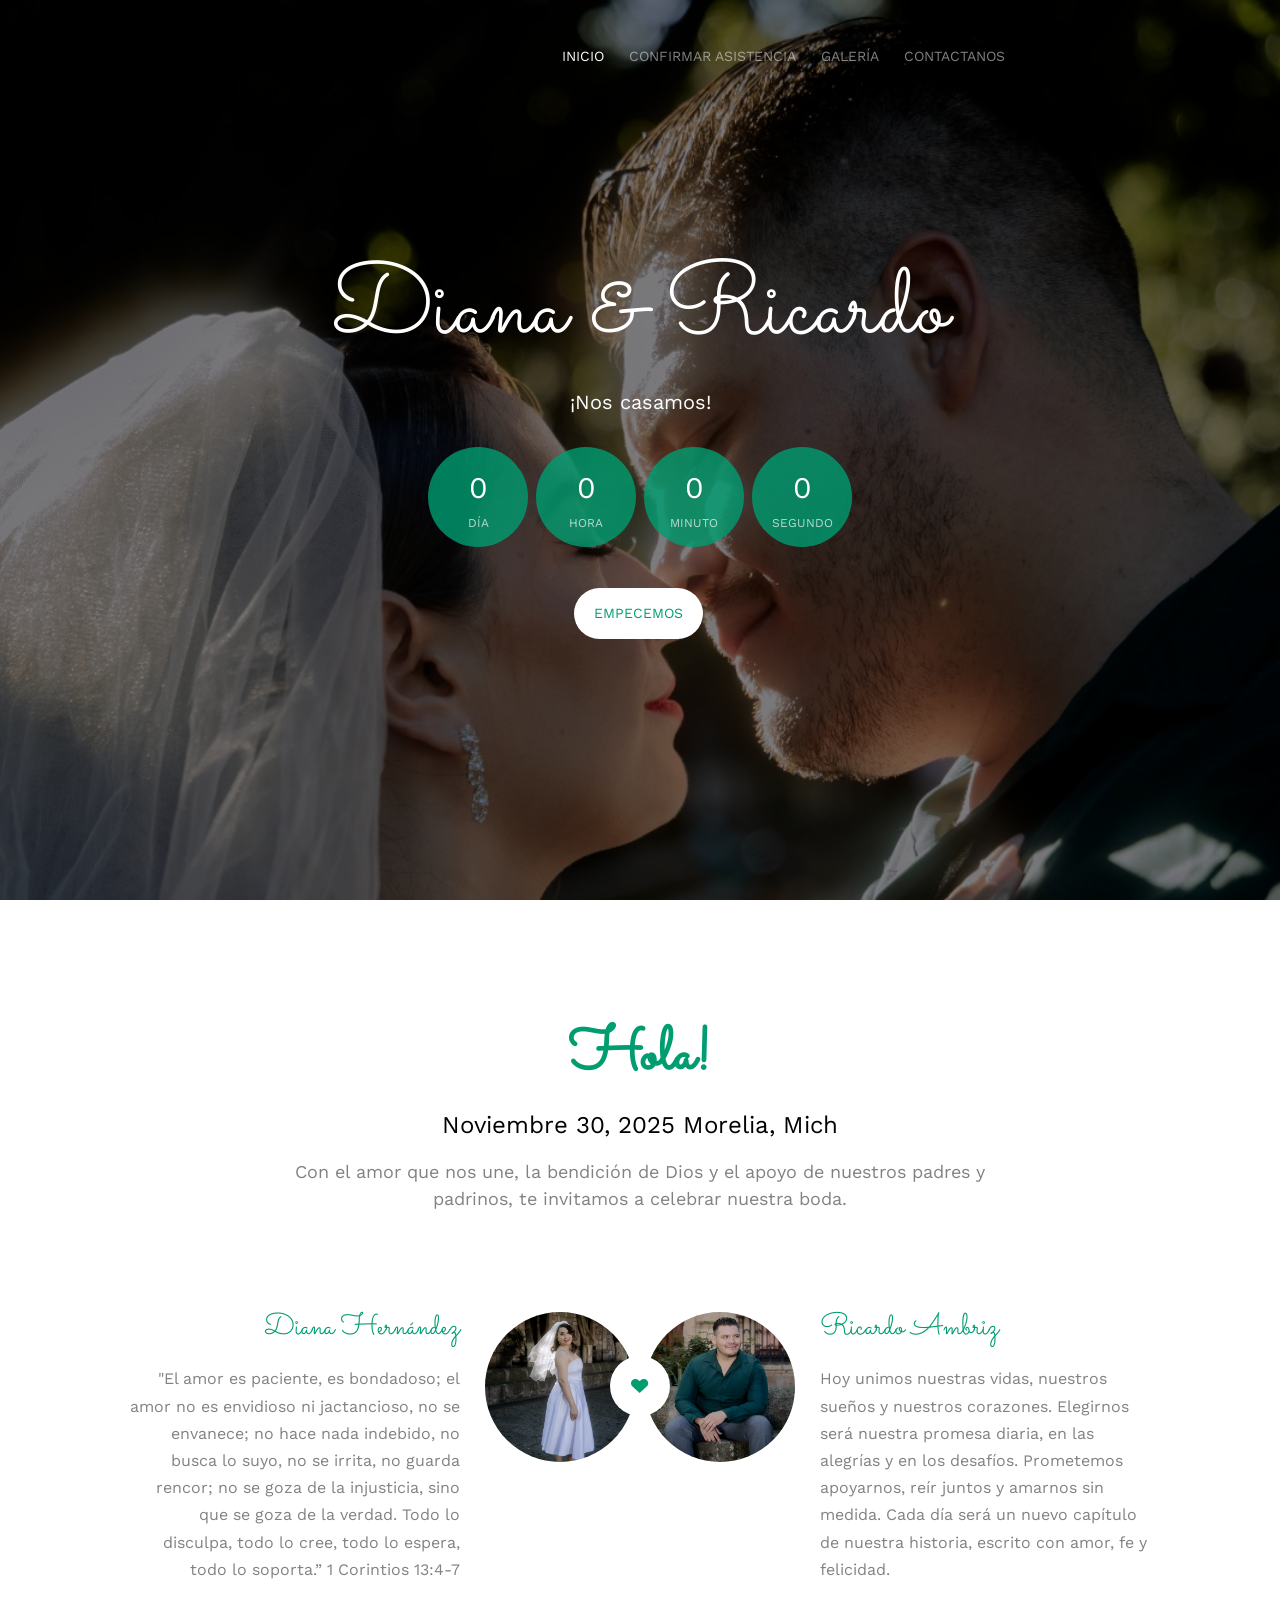
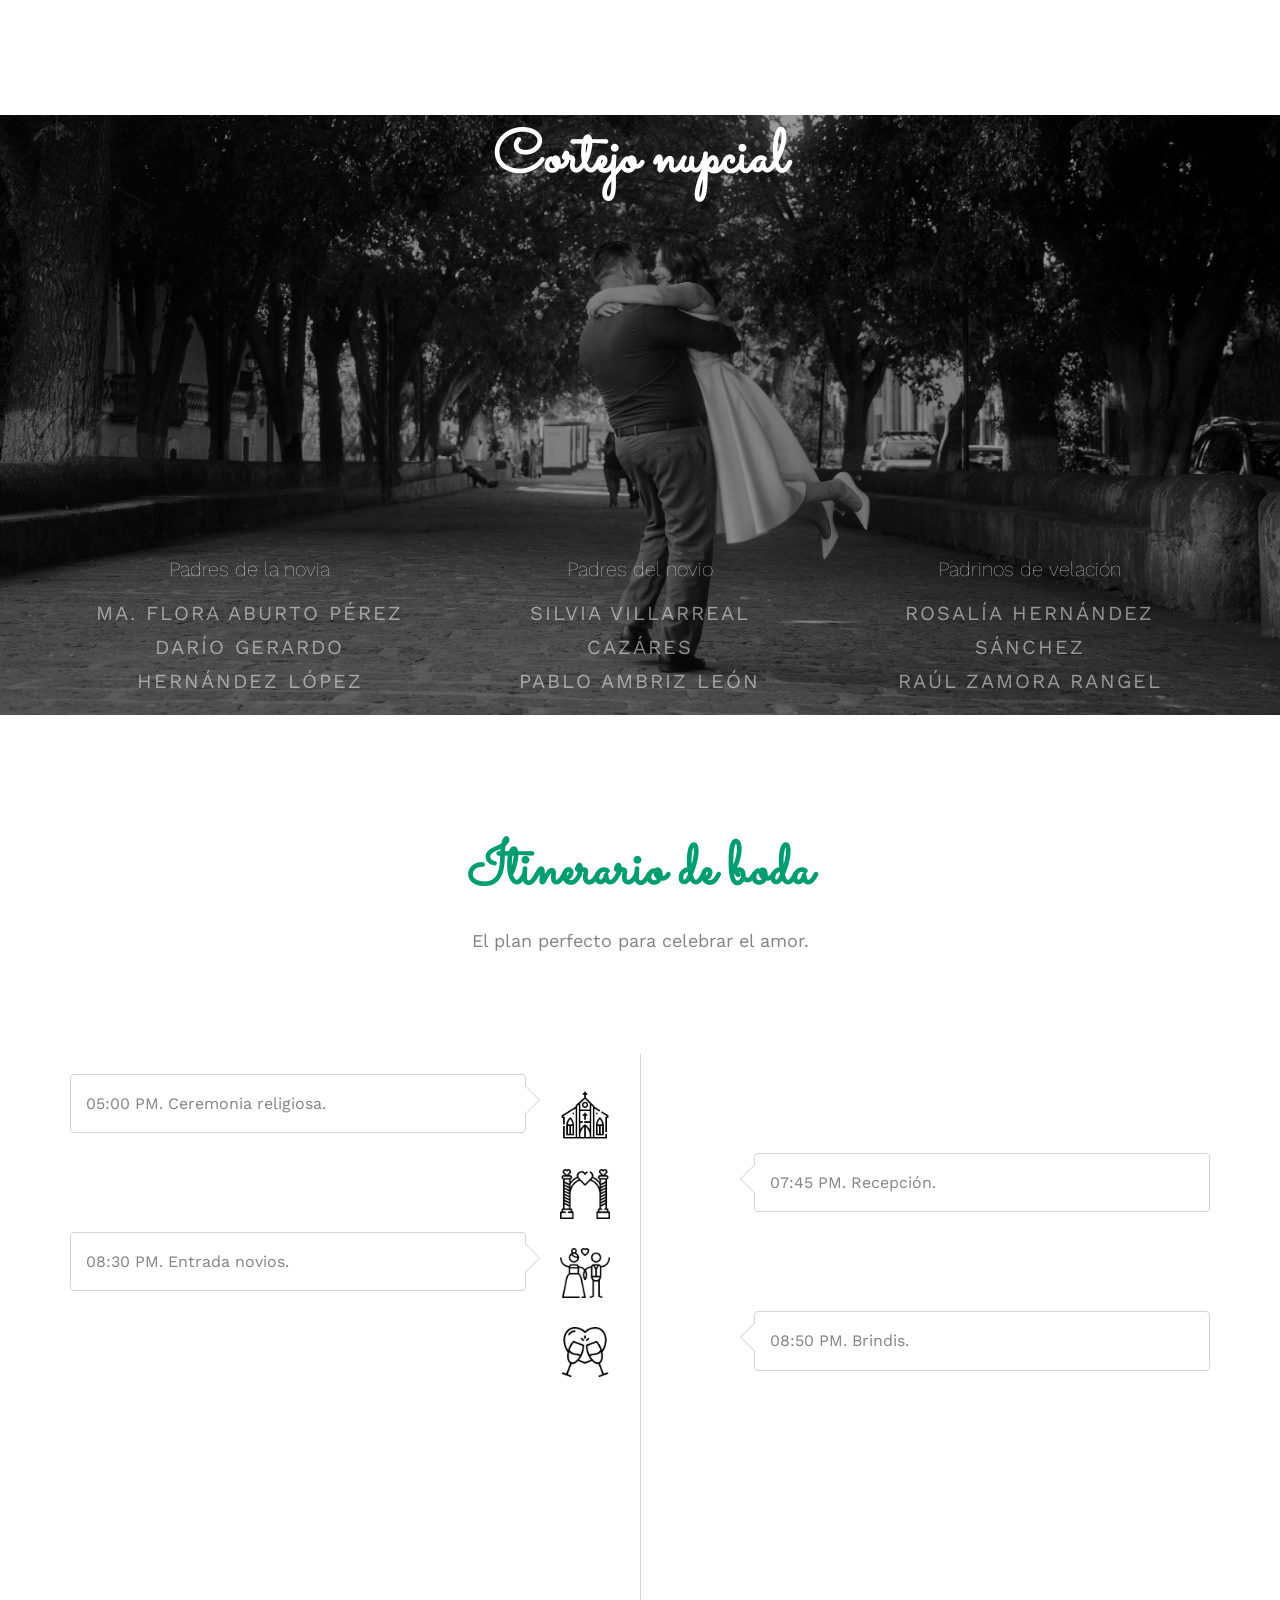
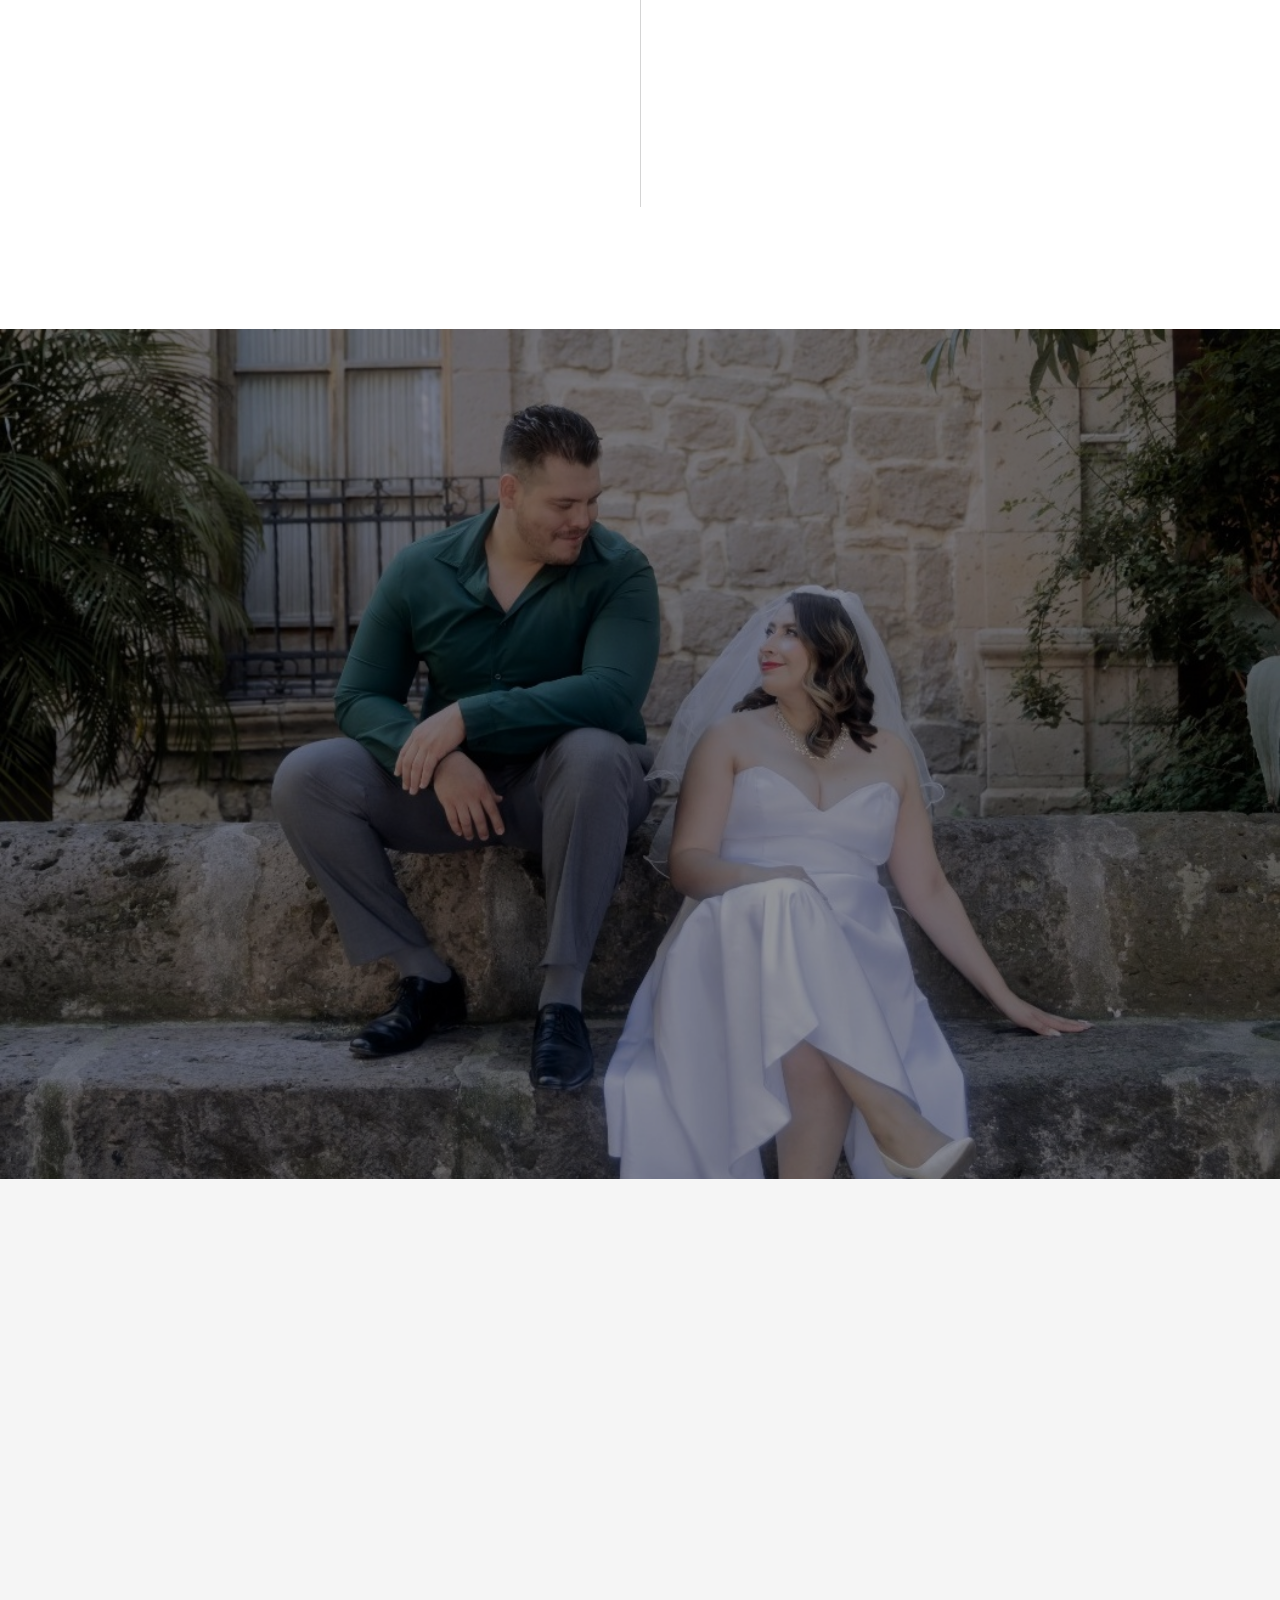
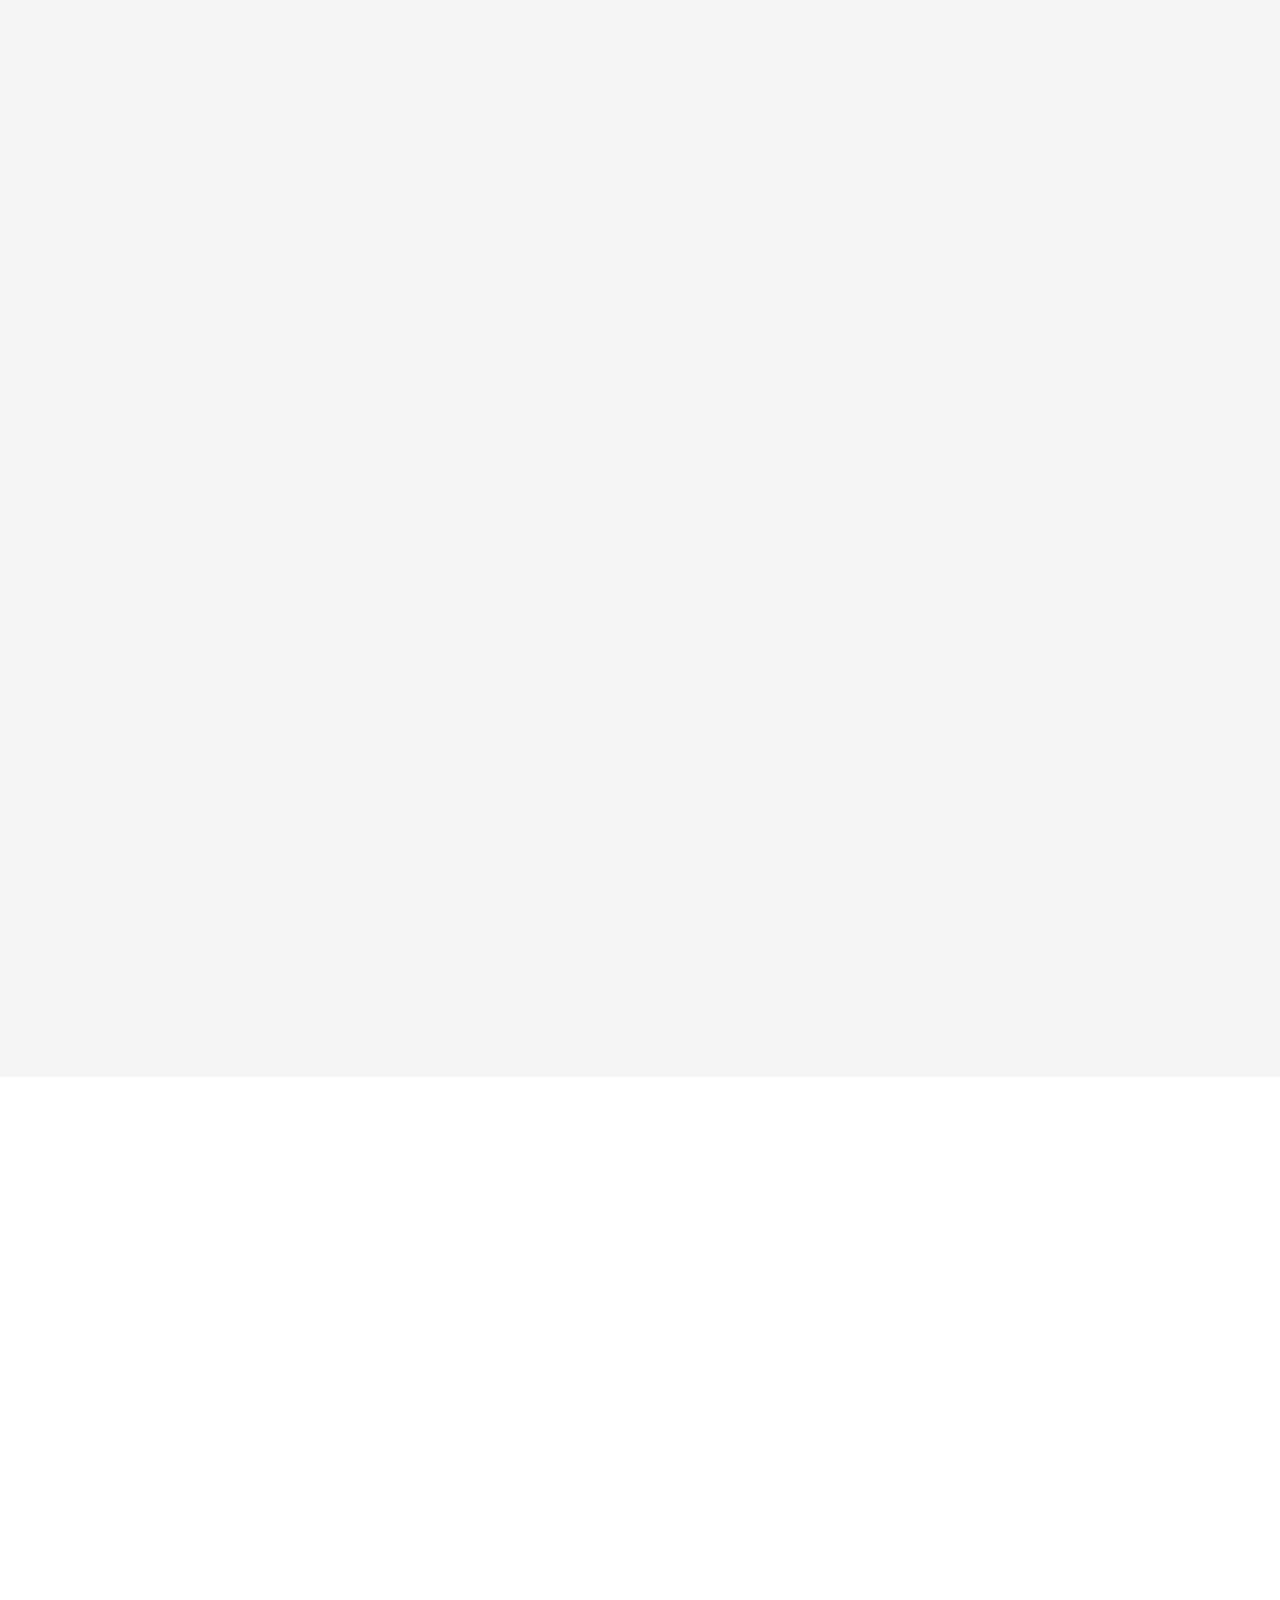
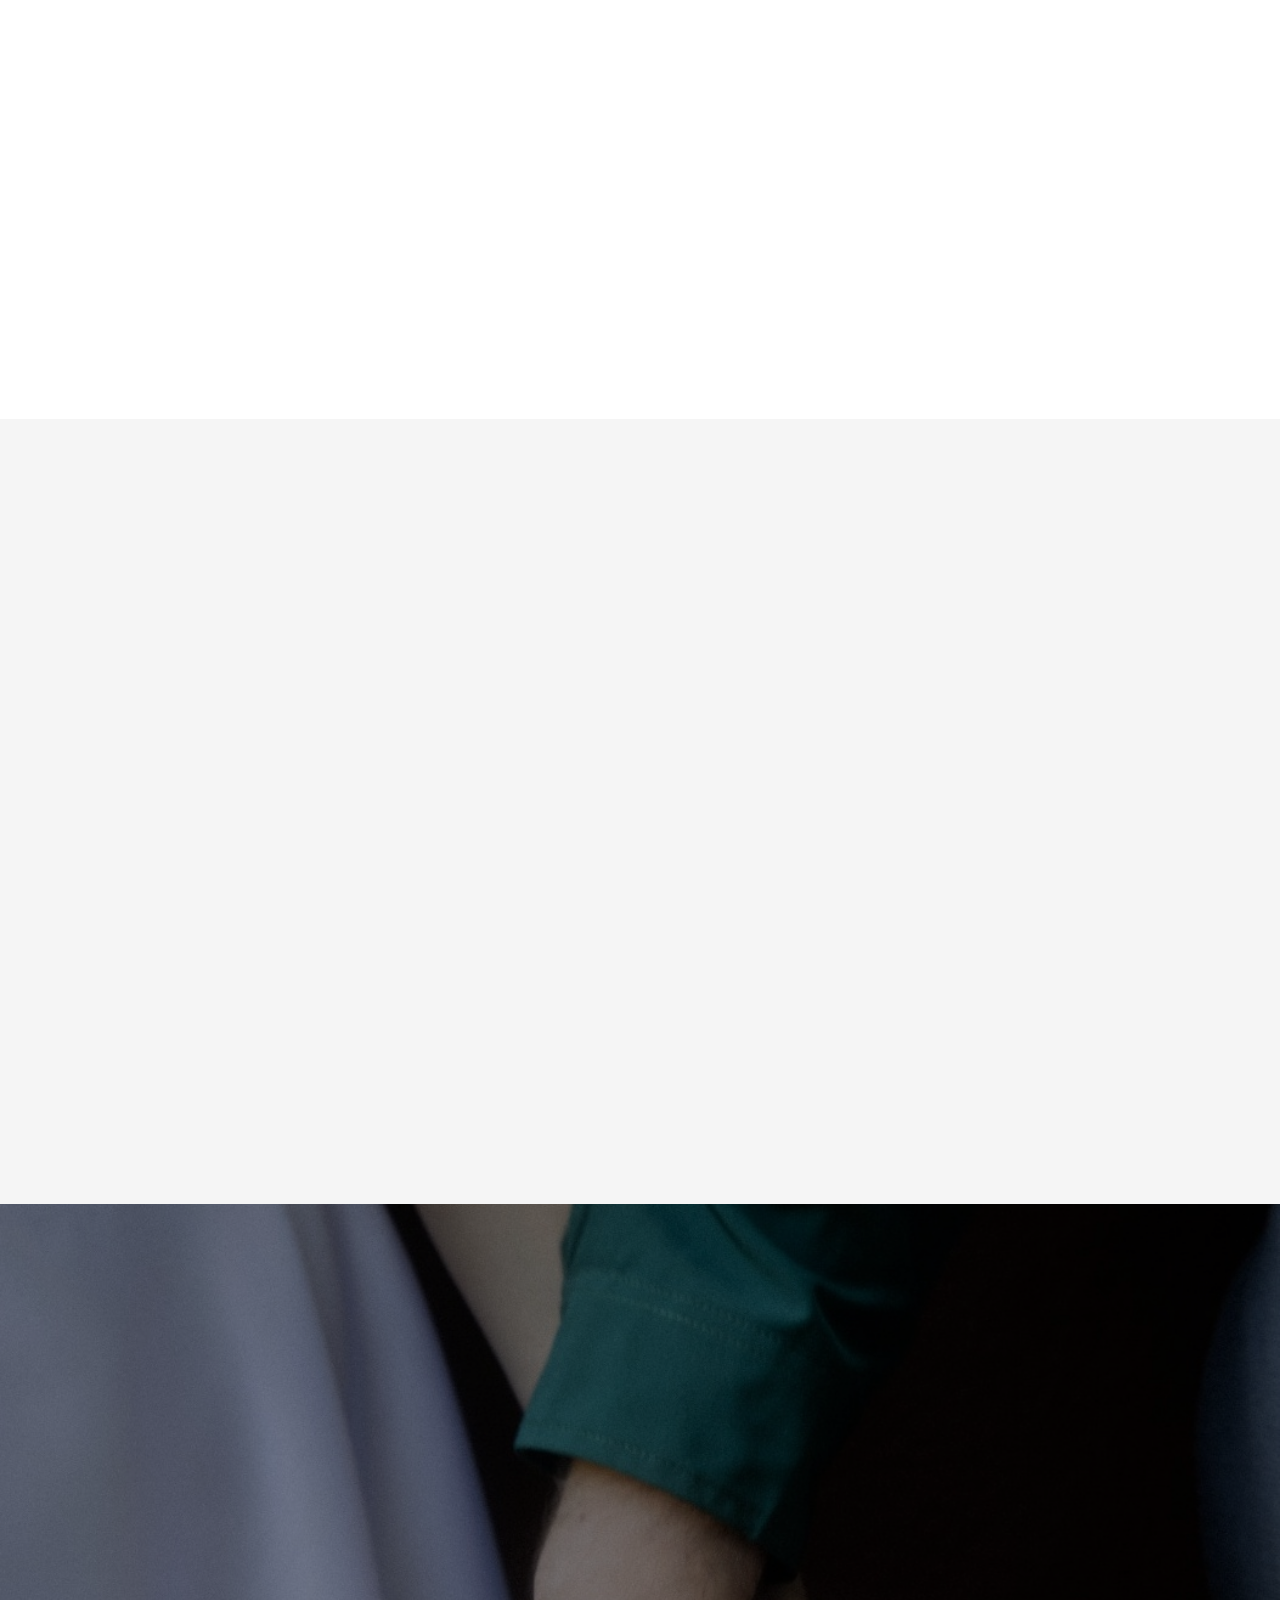
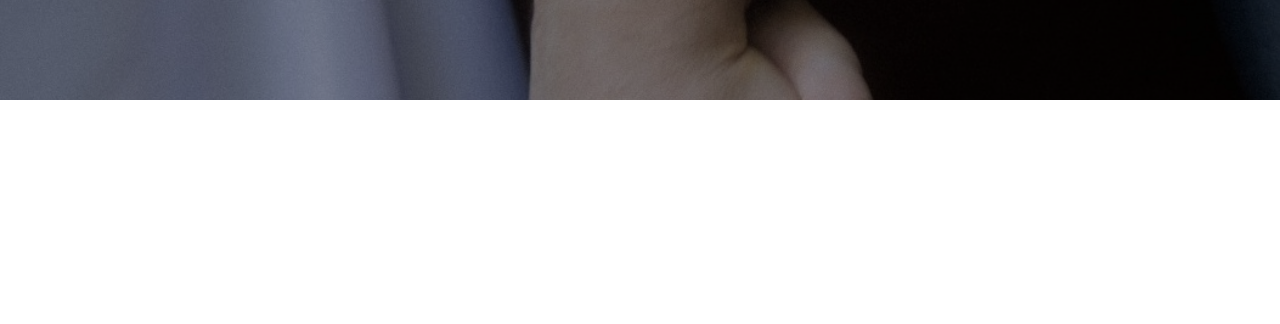
<file: index.html>
<!DOCTYPE html>
<!--[if lt IE 7]>      <html class="no-js lt-ie9 lt-ie8 lt-ie7"> <![endif]-->
<!--[if IE 7]>         <html class="no-js lt-ie9 lt-ie8"> <![endif]-->
<!--[if IE 8]>         <html class="no-js lt-ie9"> <![endif]-->
<!--[if gt IE 8]><!-->
<html class="no-js"> <!--<![endif]-->

<head>
	<link href="https://fonts.googleapis.com/icon?family=Material+Icons" rel="stylesheet">
	<meta charset="utf-8">
	<meta http-equiv="X-UA-Compatible" content="IE=edge">
	<title>Te invito a mi boda &mdash; Diana & Ricardo</title>
	<meta name="viewport" content="width=device-width, initial-scale=1">
	<meta name="description" content="Invitacion a bonda" />
	<meta name="keywords" content="wedding" />
	<meta name="author" content="kihdza" />


	<!-- Facebook and Twitter integration -->
	<meta property="og:title" content="" />
	<meta property="og:image" content="" />
	<meta property="og:url" content="" />
	<meta property="og:site_name" content="" />
	<meta property="og:description" content="" />
	<meta name="twitter:title" content="" />
	<meta name="twitter:image" content="" />
	<meta name="twitter:url" content="" />
	<meta name="twitter:card" content="" />

	<link href='https://fonts.googleapis.com/css?family=Work+Sans:400,300,600,400italic,700' rel='stylesheet'
		type='text/css'>
	<link href="https://fonts.googleapis.com/css?family=Sacramento" rel="stylesheet">

	<!-- Animate.css -->
	<link rel="stylesheet" href="css/animate.css">
	<!-- Icomoon Icon Fonts-->
	<link rel="stylesheet" href="css/icomoon.css">
	<!-- Bootstrap  -->
	<link rel="stylesheet" href="css/bootstrap.css">

	<!-- Magnific Popup -->
	<link rel="stylesheet" href="css/magnific-popup.css">

	<!-- Owl Carousel  -->
	<link rel="stylesheet" href="css/owl.carousel.min.css">
	<link rel="stylesheet" href="css/owl.theme.default.min.css">

	<!-- Theme style  -->
	<link rel="stylesheet" href="css/style.css">
	<link rel="stylesheet" href="css/audio.css">
	<link rel="stylesheet" href="css/gallery.css">
	<!-- Modernizr JS -->
	<script src="js/modernizr-2.6.2.min.js"></script>
	<!-- FOR IE9 below -->
	<!--[if lt IE 9]>
	<script src="js/respond.min.js"></script>
	<![endif]-->
	<link rel="apple-touch-icon" sizes="180x180" href="images/apple-touch-icon.png">
	<link rel="icon" type="image/png" sizes="32x32" href="images/favicon-32x32.png">
	<link rel="icon" type="image/png" sizes="16x16" href="images/favicon-16x16.png">
	<link rel="manifest" href="images/site.webmanifest">

	<style>
		p.gallery {
			height: 200px;
			width: 500px;
			margin: 100px auto;
			position: relative;
		}

		img.gallery {
			height: 100px;
			position: absolute;
			left: 0;
			offset-path: path('m 0 50 q 50-30 100-30 t 100 30 100 0 100-30 100 30');
			box-shadow: 1px 1px 3px #0008;
			transition: transform .4s ease-out, offset-path .4s cubic-bezier(.77, -1.17, .75, .84), box-shadow .3s, z-index .3s;
			z-index: 0;
		}

		img.gallery:hover {
			transform: scale(3);
			/* on hover, the path gets a bit shorter & flattened & shifted to left/bottom a bit for nicer movement */
			offset-path: path('m 5 65 q 45-0 90-0 t 90 0 90 0 90-0 90 0');
			box-shadow: 3px 4px 10px #0006;
			/* ensures that image gets on top of stack at the start of "popping" animation
     and gets back at the end of getting back. With smaller value, 2 different transitions would be needed */
			z-index: 999;
		}

		/* 3 images */
		img.gallery:nth-last-child(3):first-child {
			offset-distance: 17%;
		}

		img.gallery:nth-last-child(2):nth-child(2) {
			offset-distance: 49%;
		}

		img.gallery:last-child:nth-child(3) {
			offset-distance: 81%;
		}

		/* 4 images */
		img.gallery:nth-last-child(4):first-child {
			offset-distance: 10%;
		}

		img.gallery:nth-last-child(3):nth-child(2) {
			offset-distance: 35%;
		}

		img.gallery:nth-last-child(2):nth-child(3) {
			offset-distance: 65%;
		}

		img.gallery:last-child:nth-child(4) {
			offset-distance: 90%;
		}

		/* 5 images */
		img.gallery:nth-last-child(5):first-child {
			offset-distance: 0%;
		}

		img.gallery:nth-last-child(4):nth-child(2) {
			offset-distance: 25%;
		}

		img.gallery:nth-last-child(3):nth-child(3) {
			offset-distance: 51%;
		}

		img.gallery:nth-last-child(2):nth-child(4) {
			offset-distance: 75%;
		}

		img.gallery:last-child:nth-child(5) {
			offset-distance: 100%;
		}
	</style>

</head>

<body>

	<div class="fh5co-loader"></div>

	<div id="page">
		<nav class="fh5co-nav" role="navigation">
			<div class="container">
				<div class="row">

					<div class="col-xs-10 text-right menu-1">
						<ul>
							<li class="active"><a href="index.html">Inicio</a></li>
							<li><a href="#" onclick="getPases()">Confirmar asistencia</a></li>
							<li class="has-dropdown">
								<a href="gallery.html">Galería</a>
								<ul class="dropdown">
									<li><a href="#">Propuesta</a></li>
									<li><a href="#">Save the date</a></li>
									<li><a href="#">Despedida</a></li>
									<li><a href="#">Ceremonia religiosa</a></li>
									<li><a href="#">Recepción</a></li>
									<li><a href="#">Fiesta</a></li>
								</ul>
							</li>
							<li><a href="https://wa.me/527294776165">Contactanos</a></li>
						</ul>
					</div>
				</div>

			</div>
		</nav>

		<header id="fh5co-header" class="fh5co-cover" role="banner" style="background-image:url(images/1.jpeg);"
			data-stellar-background-ratio="0.5">
			<div class="overlay"></div>
			<div class="container">
				<div class="row">
					<div class="col-md-8 col-md-offset-2 text-center">
						<div class="display-t">
							<div class="display-tc animate-box" data-animate-effect="fadeIn">
								<h1>Diana &amp; Ricardo</h1>
								<h2>¡Nos casamos!</h2>
								<div class="simply-countdown simply-countdown-one"></div>
								<p><a id="start" href="#fh5co-couple" class="btn btn-default btn-sm">Empecemos</a></p>
							</div>
						</div>
					</div>
				</div>
			</div>
		</header>
		<script>

			function getPases() {
				console.log("pases");
				const urlParams = new URLSearchParams(window.location.search);
				var pases = urlParams.get("type");
				var nombre = urlParams.get("guest");
				console.log(nombre);
				if (nombre == null || nombre == "") {
					nombre == "NO IDENTIFICADO";

				}
				if (pases != null) {
					pases = pases.toLowerCase();

				}
				url1 = `https://docs.google.com/forms/d/e/1FAIpQLSebLXrL0gPs9y1muG0-LDTRDCck0Dno4cxW8LStl0fA3amj4g/viewform?usp=header&entry.1542272430=${nombre}`,
					url2 = `https://docs.google.com/forms/d/e/1FAIpQLSfQQtDwNVT_qdDDrEqbZwM7rwN8cWFQIkTIszIC3tkUxa9Hug/viewform?usp=header&entry.1542272430=${nombre}`,
					url3 = `https://docs.google.com/forms/d/e/1FAIpQLSdBE95K0QFHN24kX7O62d2BnDYckHRl7AO4mSnyQi-zS1rGOg/viewform?usp=header&entry.1542272430=${nombre}`,
					url4 = `https://docs.google.com/forms/d/e/1FAIpQLSemTkEVyFvrmUlCpUqa6rwAd5oJUglSXhnduBPYqZ1-yoR8Hw/viewform?usp=header&entry.1542272430=${nombre}`,
					console.log(pases);
				if (pases == 'alfa') {
					location.href = url1;
				}
				else if (pases == 'gamma') {
					location.href = url3;
				}
				else if (pases == 'delta') {
					location.href = url4;
				}
				else {
					location.href = url2;
				}
			}






			// For element-level scrolling (assuming an element with id 'myElement')
			const myElement = document.getElementById('start');
			if (myElement) {
				myElement.addEventListener('click', function () {
					const audio = document.querySelector('audio');
					audio.play().then(() => {
						// Reproducción automática iniciada
					}).catch(error => {
						// La reproducción automática falló, probablemente porque el usuario no ha interactuado
					});
					console.log('Element clicked!');
				});
			}

		</script>

		<div id="fh5co-couple">
			<div class="container">

				<div class="row">
					<div class="col-md-8 col-md-offset-2 text-center fh5co-heading animate-box">
						<h2>Hola!</h2>
						<h3>Noviembre 30, 2025 Morelia, Mich</h3>
						<p>Con el amor que nos une, la bendición de Dios y el apoyo de nuestros padres y padrinos, te
							invitamos a
							celebrar nuestra boda.</p>
					</div>
				</div>
				<div class="couple-wrap animate-box">
					<div class="couple-half">
						<div class="groom">
							<img src="images/3.jpeg" alt="groom" class="img-responsive">
						</div>
						<div class="desc-groom" oefr>
							<h3>Diana Hernández</h3>
							<p>"El amor es paciente, es bondadoso; el amor no es envidioso ni jactancioso, no se
								envanece; no hace nada indebido, no busca lo suyo, no se irrita, no guarda rencor; no se
								goza de la injusticia, sino que se goza de la verdad. Todo lo disculpa, todo lo cree,
								todo lo espera, todo lo soporta.” 1 Corintios 13:4-7</p>
						</div>
					</div>
					<p class="heart text-center"><i class="icon-heart2"></i></p>
					<div class="couple-half">
						<div class="bride">
							<img src="images/2.jpeg" alt="groom" class="img-responsive">
						</div>
						<div class="desc-bride">
							<h3>Ricardo Ambriz</h3>
							<p>Hoy unimos nuestras vidas, nuestros sueños y nuestros corazones.
								Elegirnos será nuestra promesa diaria, en las alegrías y en los desafíos.
								Prometemos apoyarnos, reír juntos y amarnos sin medida.
								Cada día será un nuevo capítulo de nuestra historia, escrito con amor, fe y felicidad.
							</p>
						</div>
					</div>
				</div>
			</div>
		</div>



		<div id="fh5co-counter" class="fh5co-bg fh5co-counter" style="background-image:url(images/5.jpeg);">
			<div class="overlay"></div>
			<div class="container">
				<div class="display-t">
					<div class="col-md-8 col-md-offset-2 text-center fh5co-heading animate-box">
						<h2>Cortejo nupcial</h2>
					</div>
					<div class="row">

						<div class="display-tc">
							<div class="col-md-4 col-sm-6 animate-box">

								<div class="feature-center">


									<span class="counter">Padres de la novia</span>
									<span class="counter-label">Ma. Flora Aburto Pérez<br>Darío Gerardo Hernández
										López</span>

								</div>
							</div>
							<div class="col-md-4 col-sm-6 animate-box">
								<div class="feature-center">


									<span class="counter">Padres del novio</span>
									<span class="counter-label">Silvia Villarreal Cazáres<br>Pablo Ambriz León</span>
								</div>
							</div>
							<div class="col-md-4 col-sm-6 animate-box">
								<div class="feature-center">
									<span class="counter">Padrinos de velación</span>
									<span class="counter-label">Rosalía Hernández Sánchez<br>Raúl Zamora
										Rangel</span>
								</div>
							</div>
						</div>
					</div>
				</div>
			</div>
		</div>

		<div id="fh5co-couple-story">
			<div class="container">
				<div class="row">
					<div class="col-md-8 col-md-offset-2 text-center fh5co-heading animate-box">
						<h2>Itinerario de boda</h2>
						<p>El plan perfecto para celebrar el amor.</p>
					</div>
				</div>
				<div class="row">
					<div class="col-md-12 col-md-offset-0">
						<ul class="timeline animate-box">
							<li class="animate-box">
								<div class="timeline-badge" style="background-image:url(images/iglesia.png);"></div>
								<div class="timeline-panel">
									<div class="timeline-body">
										<p>05:00 PM. Ceremonia religiosa.</p>
									</div>
								</div>
							</li>
							<li class="timeline-inverted animate-box">
								<div class="timeline-badge" style="background-image:url(images/arco-de-boda.png);">
								</div>
								<div class="timeline-panel">
									<div class="timeline-body">
										<p>07:45 PM. Recepción.</p>
									</div>
								</div>
							</li>
							<li class="animate-box">
								<div class="timeline-badge" style="background-image:url(images/recien-casados.png);">
								</div>
								<div class="timeline-panel">
									<div class="timeline-body">
										<p>08:30 PM. Entrada novios.</p>
									</div>
								</div>
							</li>
							<li class="timeline-inverted animate-box">
								<div class="timeline-badge" style="background-image:url(images/bebidas.png);"></div>
								<div class="timeline-panel">
									<div class="timeline-body">
										<p>08:50 PM. Brindis.</p>
									</div>
								</div>
							</li>
							<li class="animate-box">
								<div class="timeline-badge" style="background-image:url(images/pastel-de-boda.png);">
								</div>
								<div class="timeline-panel">
									<div class="timeline-body">
										<p>09:00 PM. Pastel.</p>
									</div>
								</div>
							</li>
							<li class="timeline-inverted animate-box">
								<div class="timeline-badge" style="background-image:url(images/cena-romantica.png);">
								</div>
								<div class="timeline-panel">
									<div class="timeline-body">
										<p>09:10 PM. Banquete.</p>
									</div>
								</div>
							</li>
							<li class="animate-box">
								<div class="timeline-badge" style="background-image:url(images/bailar.png);"></div>
								<div class="timeline-panel">
									<div class="timeline-body">
										<p>10:10 PM. Vals.</p>
									</div>
								</div>
							</li>
							<li class="timeline-inverted animate-box">
								<div class="timeline-badge" style="background-image:url(images/bola-de-espejos.png);">
								</div>
								<div class="timeline-panel">
									<div class="timeline-body">
										<p>10:30 PM. A bailar!!!</p>
									</div>
								</div>
							</li>
							<li class="animate-box">
								<div class="timeline-badge" style="background-image:url(images/campanas-de-boda.png);">
								</div>
								<div class="timeline-panel">
									<div class="timeline-body">
										<p>01:45 AM. Cierre Evento</p>
									</div>
								</div>
							</li>
						</ul>
					</div>
				</div>
			</div>
		</div>

		<div id="fh5co-event" class="fh5co-bg" style="background-image:url(images/6.jpeg);">
			<div class="overlay"></div>
			<div class="container">
				<div class="row">
					<div class="col-md-8 col-md-offset-2 text-center fh5co-heading animate-box">
						<span>Nuestros eventos especiales</span>
						<h2>Eventos de la boda</h2>
					</div>
				</div>
				<div class="row">
					<div class="display-t">
						<div class="display-tc">
							<div class="col-md-10 col-md-offset-1">
								<div class="col-md-6 col-sm-6 text-center">
									<div class="event-wrap animate-box">
										<h3>Ceremonia Religiosa</h3>
										<div class="event-col">
											<i class="icon-clock"></i>
											<span>5:00 PM</span>
											<span>6:00 PM</span>
										</div>
										<div class="event-col">
											<i class="icon-calendar"></i>
											<span>Domingo 30</span>
											<span>Noviembre, 2025</span>
										</div>
										<p>Templo chico.<br>Ramón López Velarde Sur, Sta Maria de Guido,
											<br>58090 Morelia, Mich.
										</p>
										<div>
											<img class="btn btn-sm" src="images/mapa.png" class="img-responsive">
											<a href="https://www.google.com/maps/dir/?api=1&destination=Temple+of+Santa+Maria+de+Guido,+Ram%C3%B3n+L%C3%B3pez+Velarde+Sur,+Tenencia+Santa+Maria+de+Guido,+Morelia,+Michoac%C3%A1n"
												class="btn btn-default btn-sm">Ver ubicación</a>
										</div>
									</div>
								</div>
								<div class="col-md-6 col-sm-6 text-center">
									<div class="event-wrap animate-box">
										<h3>Banquete</h3>
										<div class="event-col">
											<i class="icon-clock"></i>
											<span>7:45 PM</span>
											<span>1:45 AM</span>
										</div>
										<div class="event-col">
											<i class="icon-calendar"></i>
											<span>Domingo 30</span>
											<span>Noviembre, 2025</span>
										</div>
										<p>Jardín Ego<br>Thomas Jefferson, Roraima s/n, <br> 58090 Morelia, Mich.</p>
										<div>
											<img class="btn btn-sm" src="images/mapa.png" class="img-responsive">
											<a href="https://www.google.com/maps/dir/?api=1&destination=Thomas+Jefferson,+Roraima+s%2Fn,+58090+Morelia,+Mich./@19.6744735,-101.1906632,15z"
												class="btn btn-default btn-sm">Ver ubicación</a>
										</div>
									</div>
								</div>
							</div>
						</div>
					</div>
				</div>
			</div>
		</div>

		<div id="fh5co-gallery" class="fh5co-section-gray">
			<div class="container">
				<div class="row">
					<div class="col-md-8 col-md-offset-2 text-center fh5co-heading animate-box">
						<span>Nuestros recuerdos</span>
						<h2>Galería</h2>
						<p>Nuestra historia en imágenes, un recorrido hacia el ‘sí, acepto’.</p>
						<div  id="gallery">

						<div>
							<img src="images/gallery/A1.JPG">
							<img src="images/gallery/A2.JPG">
							<img src="images/gallery/A3.JPG">
							<img src="images/gallery/A4.JPG">
						</div>


						<div>
							<img src="images/gallery/B1.jpg">
							<img src="images/gallery/B2.jpg">
							<img src="images/gallery/B3.jpg">
						</div>


						<div>
							<img src="images/gallery/C1.png">
							<img src="images/gallery/C2.png">
							<img src="images/gallery/C3.png">
							<img src="images/gallery/C4.png">
						</div>

					</div>
					</div>
				</div>
			</div>
		</div>



		<div id="fh5co-testimonial">
			<div class="container">
				<div class="row">
					<div class="row animate-box">
						<div class="col-md-8 col-md-offset-2 text-center fh5co-heading">
							<h2>Sugerencia de regalo</h2>
							<span>El mejor regalo es que compartan este día con nosotros, pero si desean tener un
								detalle, agradeceremos una aportación en efectivo o por transferencia para seguir
								construyendo nuestros sueños juntos.</span>
						</div>
					</div>
					<div class="row">
						<div class="col-md-12 animate-box">
							<div class="wrap-testimony">

								<div class="couple-half">
									<div class="testimony-slide active text-center">
										<figure>
											<img src="images/sobre-de-dinero.png" alt="user">
										</figure>
										<span>Sobre con efectivo </span>
										<blockquote>
											<p>"No necesitamos platos ni tenedor… ¡un sobre con cariño sería lo mejor!"
											</p>
										</blockquote>
									</div>
								</div>
								<div class="couple-half">
									<div class="testimony-slide active text-center">
										<figure>
											<img src="images/tarjeta-de-credito.png" alt="user">
										</figure>
										<span>Transferencia. </span>BBVA Ricardo Ambriz<br>Cta. 4152314255262332</span>
										<blockquote>
											<p>"Ya tenemos la licuadora y el horno también… si quieres hacernos un
												regalito, ¡una transferencia nos cae muy bien!"</p>
										</blockquote>
									</div>
								</div>


							</div>
						</div>
					</div>
				</div>
			</div>
		</div>

		<div id="fh5co-services" class="fh5co-section-gray">
			<div class="container">
				<div class="row animate-box">
					<div class="col-md-8 col-md-offset-2 text-center fh5co-heading">
						<h2>Código de vestimenta:</h2>
						<p>Lo más importante es tu comodidad, pero nos encantaría que nos acompañaras con vestimenta
							formal</p>
						<div class="feature-center animate-box">
							<div>
								<figure>
									<img src="images/boda.png" alt="user">
								</figure>
							</div>
							<p>Favor de evitar vestido blanco o similares y vestidos color verde esmeralda.</p>
						</div>
						<audio id="audio" controls autoplay>
							<source src="music/music.ogg" type="audio/ogg">
							Your browser does not support the audio element.
						</audio>

					</div>

				</div>

			</div>
		</div>


	</div>
	</div>


	<div id="fh5co-started" class="fh5co-bg" style="background-image:url(images/final.jpeg);">
		<div class="overlay"></div>
		<div class="container">
			<div class="row animate-box">
				<div class="col-md-8 col-md-offset-2 text-center fh5co-heading">
					<h2>¡Nos encantaría contar contigo!</h2>
					<p>Por favor, llena el formulario para confirmar tu asistencia.</br>¡Gracias!</p>
				</div>
			</div>

			<div class="row animate-box">
				<div class="col-md-10 col-md-offset-1">
					<form class="form-inline" hidden>
						<div class="col-md-4 col-sm-4">
							<div class="form-group">
								<label for="name" class="sr-only">Name</label>
								<input type="name" class="form-control" id="name" placeholder="Name">
							</div>
						</div>
						<div class="col-md-4 col-sm-4">
							<div class="form-group">
								<label for="email" class="sr-only">Email</label>
								<input type="email" class="form-control" id="email" placeholder="Email">
							</div>
						</div>
						<div class="col-md-4 col-sm-4">
							<button type="submit" class="btn btn-default btn-block">I am Attending</button>
						</div>
					</form>

					<p style="text-align: center;"><a href="#" onclick="getPases()"
							class="btn btn-default btn-sm">Confirmar asistencia</a></p>
				</div>
			</div>
		</div>
	</div>

	<footer id="fh5co-footer" role="contentinfo">
		<div class="container">



		</div>
	</footer>
	</div>

	<div class="gototop js-top">
		<a href="#" class="js-gotop"><i class="icon-arrow-up"></i></a>
	</div>

	<!-- jQuery -->
	<script src="js/jquery.min.js"></script>
	<!-- jQuery Easing -->
	<script src="js/jquery.easing.1.3.js"></script>
	<!-- Bootstrap -->
	<script src="js/bootstrap.min.js"></script>
	<!-- Waypoints -->
	<script src="js/jquery.waypoints.min.js"></script>
	<!-- Carousel -->
	<script src="js/owl.carousel.min.js"></script>
	<!-- countTo -->
	<script src="js/jquery.countTo.js"></script>

	<!-- Stellar -->
	<script src="js/jquery.stellar.min.js"></script>
	<!-- Magnific Popup -->
	<script src="js/jquery.magnific-popup.min.js"></script>
	<script src="js/magnific-popup-options.js"></script>

	<!-- // <script src="https://cdnjs.cloudflare.com/ajax/libs/prism/0.0.1/prism.min.js"></script> -->
	<script src="js/simplyCountdown.js"></script>
	<!-- Main -->
	<script src="js/main.js"></script>

	<script>
		var d = new Date(2025, 11, 30, 17, 0, 0);

		// default example
		simplyCountdown('.simply-countdown-one', {
			year: d.getFullYear(),
			month: d.getMonth(),
			day: d.getDate()
		});

		//jQuery example
		$('#simply-countdown-losange').simplyCountdown({
			year: d.getFullYear(),
			month: d.getMonth() + 1,
			day: d.getDate(),
			enableUtc: false
		});
	</script>

</body>

</html>
</file>
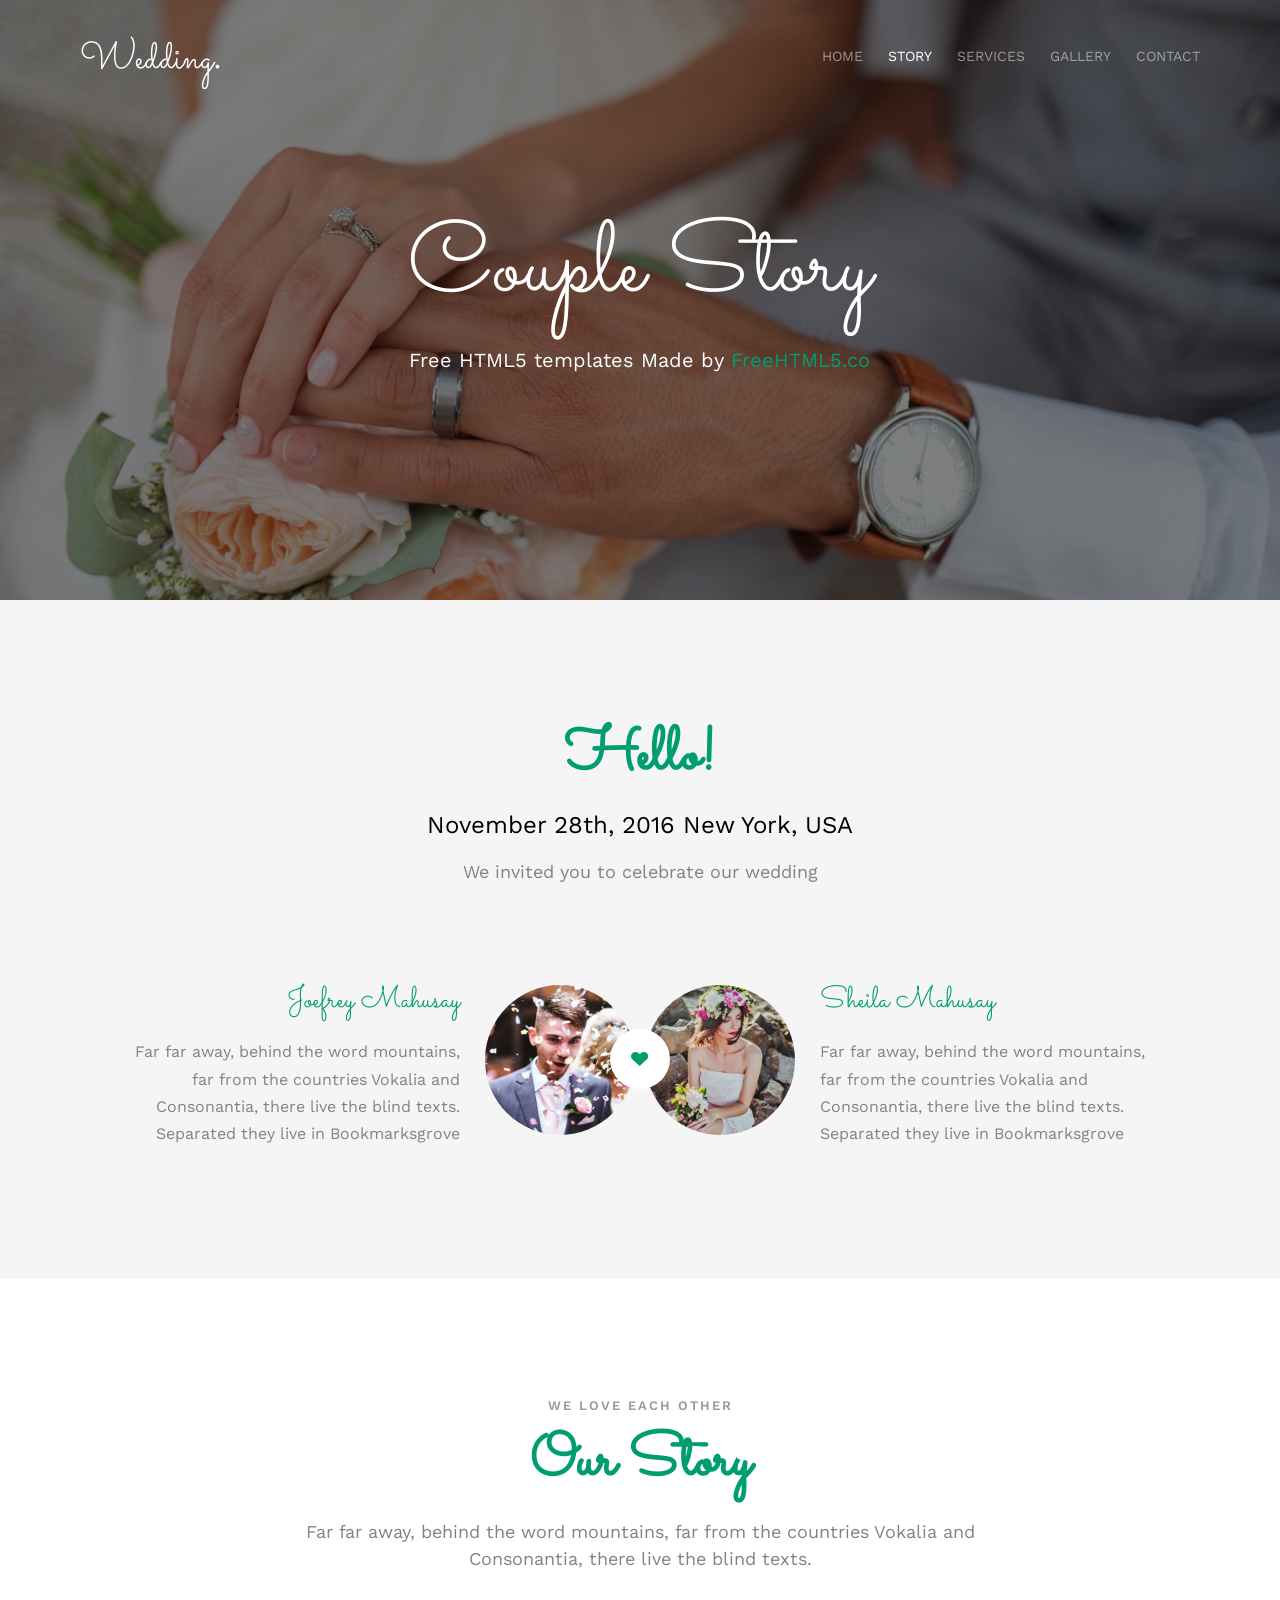
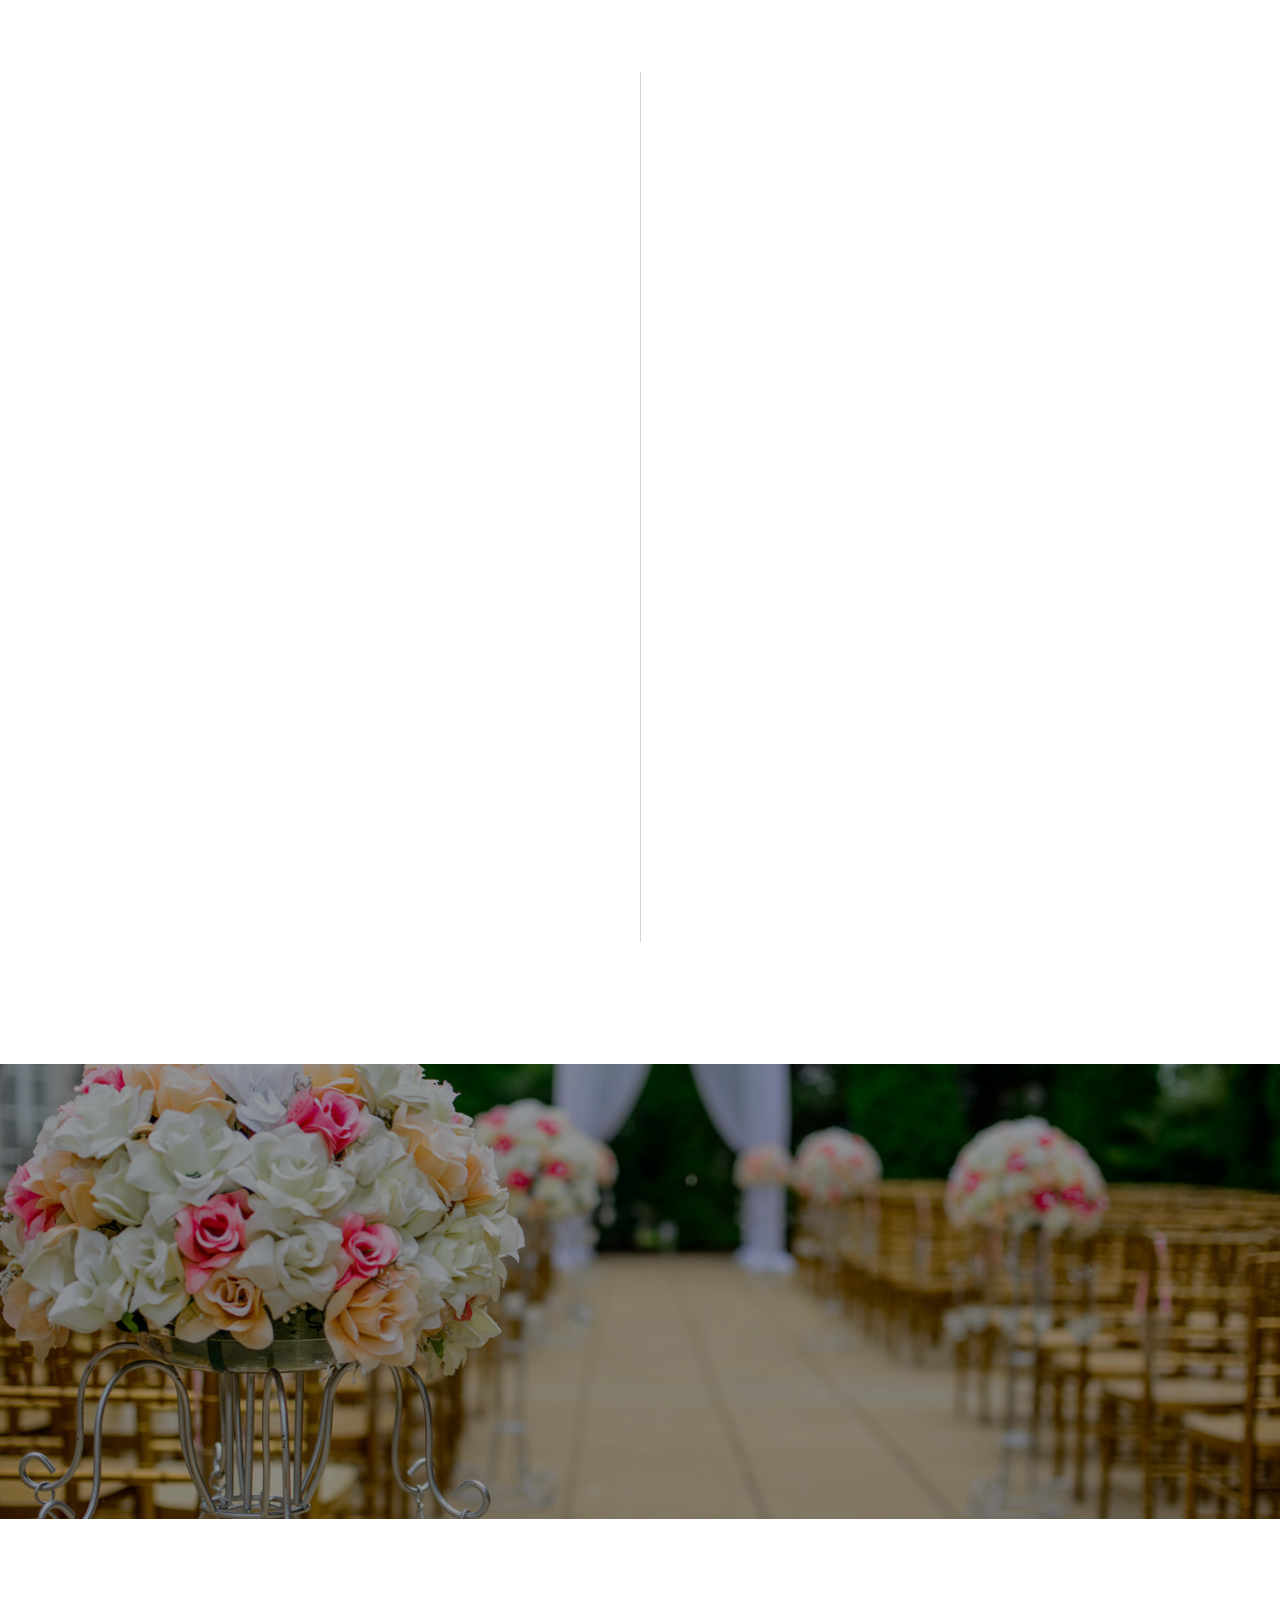
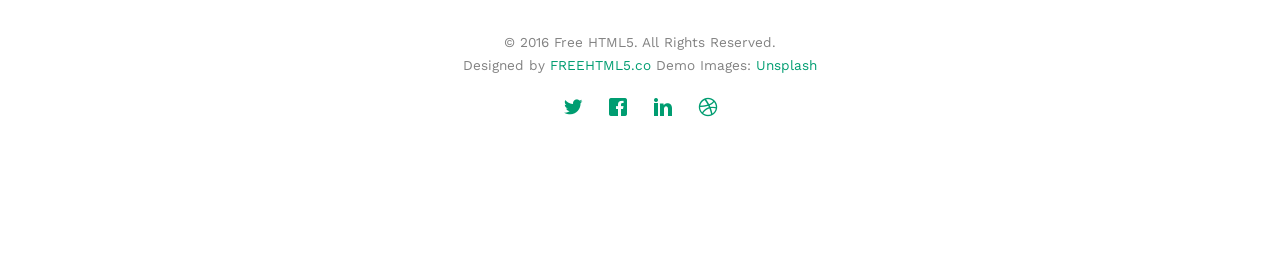
<file: about.html>
<!DOCTYPE html>
<!--[if lt IE 7]>      <html class="no-js lt-ie9 lt-ie8 lt-ie7"> <![endif]-->
<!--[if IE 7]>         <html class="no-js lt-ie9 lt-ie8"> <![endif]-->
<!--[if IE 8]>         <html class="no-js lt-ie9"> <![endif]-->
<!--[if gt IE 8]><!--> <html class="no-js"> <!--<![endif]-->
	<head>
	<meta charset="utf-8">
	<meta http-equiv="X-UA-Compatible" content="IE=edge">
	<title>Wedding &mdash; 100% Free Fully Responsive HTML5 Template by FREEHTML5.co</title>
	<meta name="viewport" content="width=device-width, initial-scale=1">
	<meta name="description" content="Free HTML5 Template by FREEHTML5.CO" />
	<meta name="keywords" content="free html5, free template, free bootstrap, html5, css3, mobile first, responsive" />
	<meta name="author" content="FREEHTML5.CO" />

  <!-- 
	//////////////////////////////////////////////////////

	FREE HTML5 TEMPLATE 
	DESIGNED & DEVELOPED by FREEHTML5.CO
		
	Website: 		http://freehtml5.co/
	Email: 			info@freehtml5.co
	Twitter: 		http://twitter.com/fh5co
	Facebook: 		https://www.facebook.com/fh5co

	//////////////////////////////////////////////////////
	 -->

  	<!-- Facebook and Twitter integration -->
	<meta property="og:title" content=""/>
	<meta property="og:image" content=""/>
	<meta property="og:url" content=""/>
	<meta property="og:site_name" content=""/>
	<meta property="og:description" content=""/>
	<meta name="twitter:title" content="" />
	<meta name="twitter:image" content="" />
	<meta name="twitter:url" content="" />
	<meta name="twitter:card" content="" />

	<link href='https://fonts.googleapis.com/css?family=Work+Sans:400,300,600,400italic,700' rel='stylesheet' type='text/css'>
	<link href="https://fonts.googleapis.com/css?family=Sacramento" rel="stylesheet">
	
	<!-- Animate.css -->
	<link rel="stylesheet" href="css/animate.css">
	<!-- Icomoon Icon Fonts-->
	<link rel="stylesheet" href="css/icomoon.css">
	<!-- Bootstrap  -->
	<link rel="stylesheet" href="css/bootstrap.css">

	<!-- Magnific Popup -->
	<link rel="stylesheet" href="css/magnific-popup.css">

	<!-- Owl Carousel  -->
	<link rel="stylesheet" href="css/owl.carousel.min.css">
	<link rel="stylesheet" href="css/owl.theme.default.min.css">

	<!-- Theme style  -->
	<link rel="stylesheet" href="css/style.css">

	<!-- Modernizr JS -->
	<script src="js/modernizr-2.6.2.min.js"></script>
	<!-- FOR IE9 below -->
	<!--[if lt IE 9]>
	<script src="js/respond.min.js"></script>
	<![endif]-->

	</head>
	<body>
		
	<div class="fh5co-loader"></div>
	
	<div id="page">
	<nav class="fh5co-nav" role="navigation">
		<div class="container">
			<div class="row">
				<div class="col-xs-2">
					<div id="fh5co-logo"><a href="index.html">Wedding<strong>.</strong></a></div>
				</div>
				<div class="col-xs-10 text-right menu-1">
					<ul>
						<li><a href="index.html">Home</a></li>
						<li class="active"><a href="about.html">Story</a></li>
						<li class="has-dropdown">
							<a href="services.html">Services</a>
							<ul class="dropdown">
								<li><a href="#">Web Design</a></li>
								<li><a href="#">eCommerce</a></li>
								<li><a href="#">Branding</a></li>
								<li><a href="#">API</a></li>
							</ul>
						</li>
						<li class="has-dropdown">
							<a href="gallery.html">Gallery</a>
							<ul class="dropdown">
								<li><a href="#">HTML5</a></li>
								<li><a href="#">CSS3</a></li>
								<li><a href="#">Sass</a></li>
								<li><a href="#">jQuery</a></li>
							</ul>
						</li>
						<li><a href="contact.html">Contact</a></li>
					</ul>
				</div>
			</div>
			
		</div>
	</nav>

	<header id="fh5co-header" class="fh5co-cover fh5co-cover-sm" role="banner" style="background-image:url(images/img_bg_1.jpg);">
		<div class="overlay"></div>
		<div class="fh5co-container">
			<div class="row">
				<div class="col-md-8 col-md-offset-2 text-center">
					<div class="display-t">
						<div class="display-tc animate-box" data-animate-effect="fadeIn">
							<h1>Couple Story</h1>
							<h2>Free HTML5 templates Made by <a href="http://freehtml5.co" target="_blank">FreeHTML5.co</a></h2>
						</div>
					</div>
				</div>
			</div>
		</div>
	</header>

	<div id="fh5co-couple" class="fh5co-section-gray">
		<div class="container">
			<div class="row">
				<div class="col-md-8 col-md-offset-2 text-center fh5co-heading animate-box">
					<h2>Hello!</h2>
					<h3>November 28th, 2016 New York, USA</h3>
					<p>We invited you to celebrate our wedding</p>
				</div>
			</div>
			<div class="couple-wrap animate-box">
				<div class="couple-half">
					<div class="groom">
						<img src="images/groom.jpg" alt="groom" class="img-responsive">
					</div>
					<div class="desc-groom">
						<h3>Joefrey Mahusay</h3>
						<p>Far far away, behind the word mountains, far from the countries Vokalia and Consonantia, there live the blind texts. Separated they live in Bookmarksgrove</p>
					</div>
				</div>
				<p class="heart text-center"><i class="icon-heart2"></i></p>
				<div class="couple-half">
					<div class="bride">
						<img src="images/bride.jpg" alt="groom" class="img-responsive">
					</div>
					<div class="desc-bride">
						<h3>Sheila Mahusay</h3>
						<p>Far far away, behind the word mountains, far from the countries Vokalia and Consonantia, there live the blind texts. Separated they live in Bookmarksgrove</p>
					</div>
				</div>
			</div>
		</div>
	</div>

	<div id="fh5co-couple-story">
		<div class="container">
			<div class="row">
				<div class="col-md-8 col-md-offset-2 text-center fh5co-heading animate-box">
					<span>We Love Each Other</span>
					<h2>Our Story</h2>
					<p>Far far away, behind the word mountains, far from the countries Vokalia and Consonantia, there live the blind texts.</p>
				</div>
			</div>
			<div class="row">
				<div class="col-md-12 col-md-offset-0">
					<ul class="timeline animate-box">
						<li class="animate-box">
							<div class="timeline-badge" style="background-image:url(images/couple-1.jpg);"></div>
							<div class="timeline-panel">
								<div class="timeline-heading">
									<h3 class="timeline-title">First We Meet</h3>
									<span class="date">December 25, 2015</span>
								</div>
								<div class="timeline-body">
									<p>Far far away, behind the word mountains, far from the countries Vokalia and Consonantia, there live the blind texts. Separated they live in Bookmarksgrove right at the coast of the Semantics, a large language ocean.</p>
								</div>
							</div>
						</li>
						<li class="timeline-inverted animate-box">
							<div class="timeline-badge" style="background-image:url(images/couple-2.jpg);"></div>
							<div class="timeline-panel">
								<div class="timeline-heading">
									<h3 class="timeline-title">First Date</h3>
									<span class="date">December 28, 2015</span>
								</div>
								<div class="timeline-body">
									<p>Far far away, behind the word mountains, far from the countries Vokalia and Consonantia, there live the blind texts. Separated they live in Bookmarksgrove right at the coast of the Semantics, a large language ocean.</p>
								</div>
							</div>
						</li>
						<li class="animate-box">
							<div class="timeline-badge" style="background-image:url(images/couple-3.jpg);"></div>
							<div class="timeline-panel">
								<div class="timeline-heading">
									<h3 class="timeline-title">In A Relationship</h3>
									<span class="date">January 1, 2016</span>
								</div>
								<div class="timeline-body">
									<p>Far far away, behind the word mountains, far from the countries Vokalia and Consonantia, there live the blind texts. Separated they live in Bookmarksgrove right at the coast of the Semantics, a large language ocean.</p>
								</div>
							</div>
						</li>
			    	</ul>
				</div>
			</div>
		</div>
	</div>

	<div id="fh5co-started" class="fh5co-bg" style="background-image:url(images/img_bg_4.jpg);">
		<div class="overlay"></div>
		<div class="container">
			<div class="row animate-box">
				<div class="col-md-8 col-md-offset-2 text-center fh5co-heading">
					<h2>Are You Attending?</h2>
					<p>Please Fill-up the form to notify you that you're attending. Thanks.</p>
				</div>
			</div>
			<div class="row animate-box">
				<div class="col-md-10 col-md-offset-1">
					<form class="form-inline">
						<div class="col-md-4 col-sm-4">
							<div class="form-group">
								<label for="name" class="sr-only">Name</label>
								<input type="name" class="form-control" id="name" placeholder="Name">
							</div>
						</div>
						<div class="col-md-4 col-sm-4">
							<div class="form-group">
								<label for="email" class="sr-only">Email</label>
								<input type="email" class="form-control" id="email" placeholder="Email">
							</div>
						</div>
						<div class="col-md-4 col-sm-4">
							<button type="submit" class="btn btn-default btn-block">I am Attending</button>
						</div>
					</form>
				</div>
			</div>
		</div>
	</div>

	<footer id="fh5co-footer" role="contentinfo">
		<div class="container">
			<!-- <div class="row row-pb-md">
				<div class="col-md-4 fh5co-widget">
					<h3>The Company</h3>
					<p>Facilis ipsum reprehenderit nemo molestias. Aut cum mollitia reprehenderit. Eos cumque dicta adipisci architecto culpa amet.</p>
					<p><a href="#">Learn More</a></p>
				</div>
				<div class="col-md-2 col-sm-4 col-xs-6 col-md-push-1">
					<ul class="fh5co-footer-links">
						<li><a href="#">About</a></li>
						<li><a href="#">Help</a></li>
						<li><a href="#">Contact</a></li>
						<li><a href="#">Terms</a></li>
						<li><a href="#">Meetups</a></li>
					</ul>
				</div>

				<div class="col-md-2 col-sm-4 col-xs-6 col-md-push-1">
					<ul class="fh5co-footer-links">
						<li><a href="#">Shop</a></li>
						<li><a href="#">Privacy</a></li>
						<li><a href="#">Testimonials</a></li>
						<li><a href="#">Handbook</a></li>
						<li><a href="#">Held Desk</a></li>
					</ul>
				</div>

				<div class="col-md-2 col-sm-4 col-xs-6 col-md-push-1">
					<ul class="fh5co-footer-links">
						<li><a href="#">Find Designers</a></li>
						<li><a href="#">Find Deelopers</a></li>
						<li><a href="#">Teams</a></li>
						<li><a href="#">Advertise</a></li>
						<li><a href="#">API</a></li>
					</ul>
				</div>
			</div> -->

			<div class="row copyright">
				<div class="col-md-12 text-center">
					<p>
						<small class="block">&copy; 2016 Free HTML5. All Rights Reserved.</small> 
						<small class="block">Designed by <a href="http://freehtml5.co/" target="_blank">FREEHTML5.co</a> Demo Images: <a href="http://unsplash.co/" target="_blank">Unsplash</a></small>
					</p>
					<p>
						<ul class="fh5co-social-icons">
							<li><a href="#"><i class="icon-twitter"></i></a></li>
							<li><a href="#"><i class="icon-facebook"></i></a></li>
							<li><a href="#"><i class="icon-linkedin"></i></a></li>
							<li><a href="#"><i class="icon-dribbble"></i></a></li>
						</ul>
					</p>
				</div>
			</div>

		</div>
	</footer>
	</div>

	<div class="gototop js-top">
		<a href="#" class="js-gotop"><i class="icon-arrow-up"></i></a>
	</div>
	
	<!-- jQuery -->
	<script src="js/jquery.min.js"></script>
	<!-- jQuery Easing -->
	<script src="js/jquery.easing.1.3.js"></script>
	<!-- Bootstrap -->
	<script src="js/bootstrap.min.js"></script>
	<!-- Waypoints -->
	<script src="js/jquery.waypoints.min.js"></script>
	<!-- Carousel -->
	<script src="js/owl.carousel.min.js"></script>
	<!-- countTo -->
	<script src="js/jquery.countTo.js"></script>

	<!-- Stellar -->
	<script src="js/jquery.stellar.min.js"></script>
	<!-- Magnific Popup -->
	<script src="js/jquery.magnific-popup.min.js"></script>
	<script src="js/magnific-popup-options.js"></script>

	<!-- Main -->
	<script src="js/main.js"></script>

	</body>
</html>
</file>
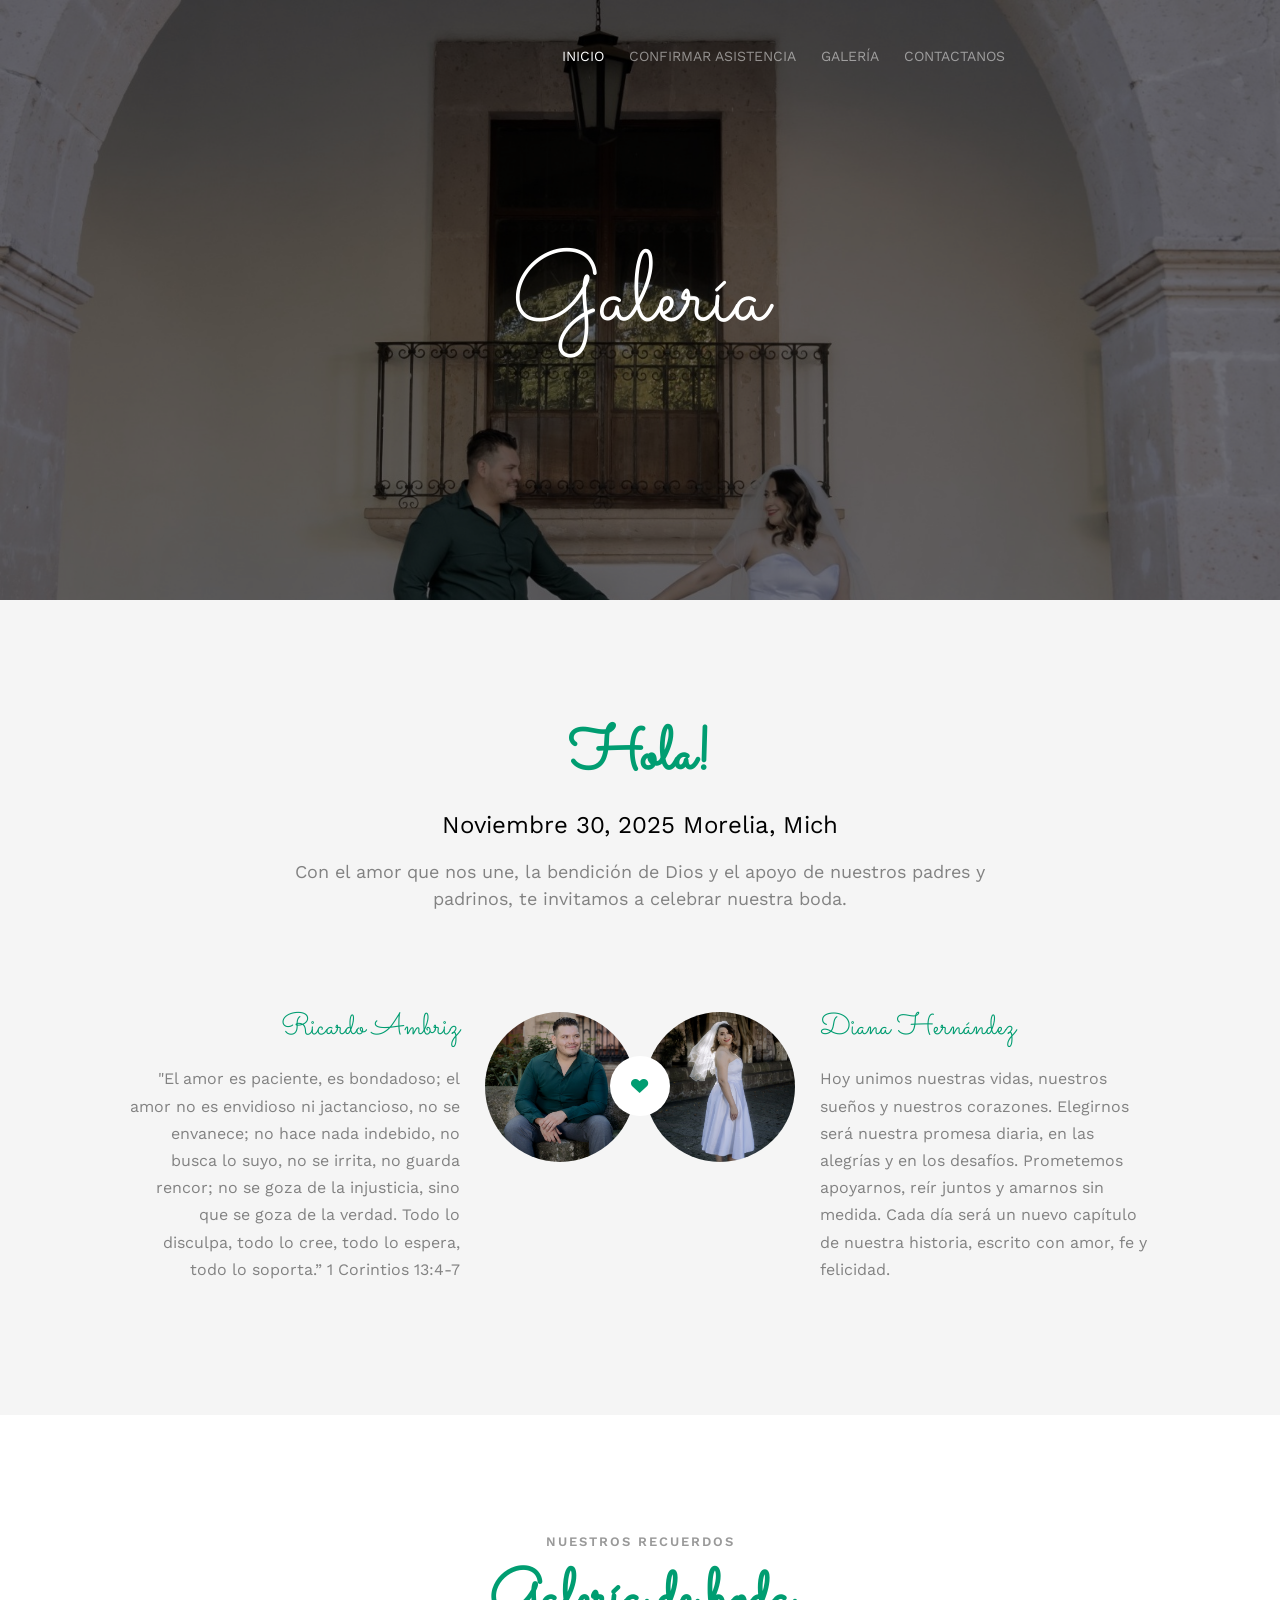
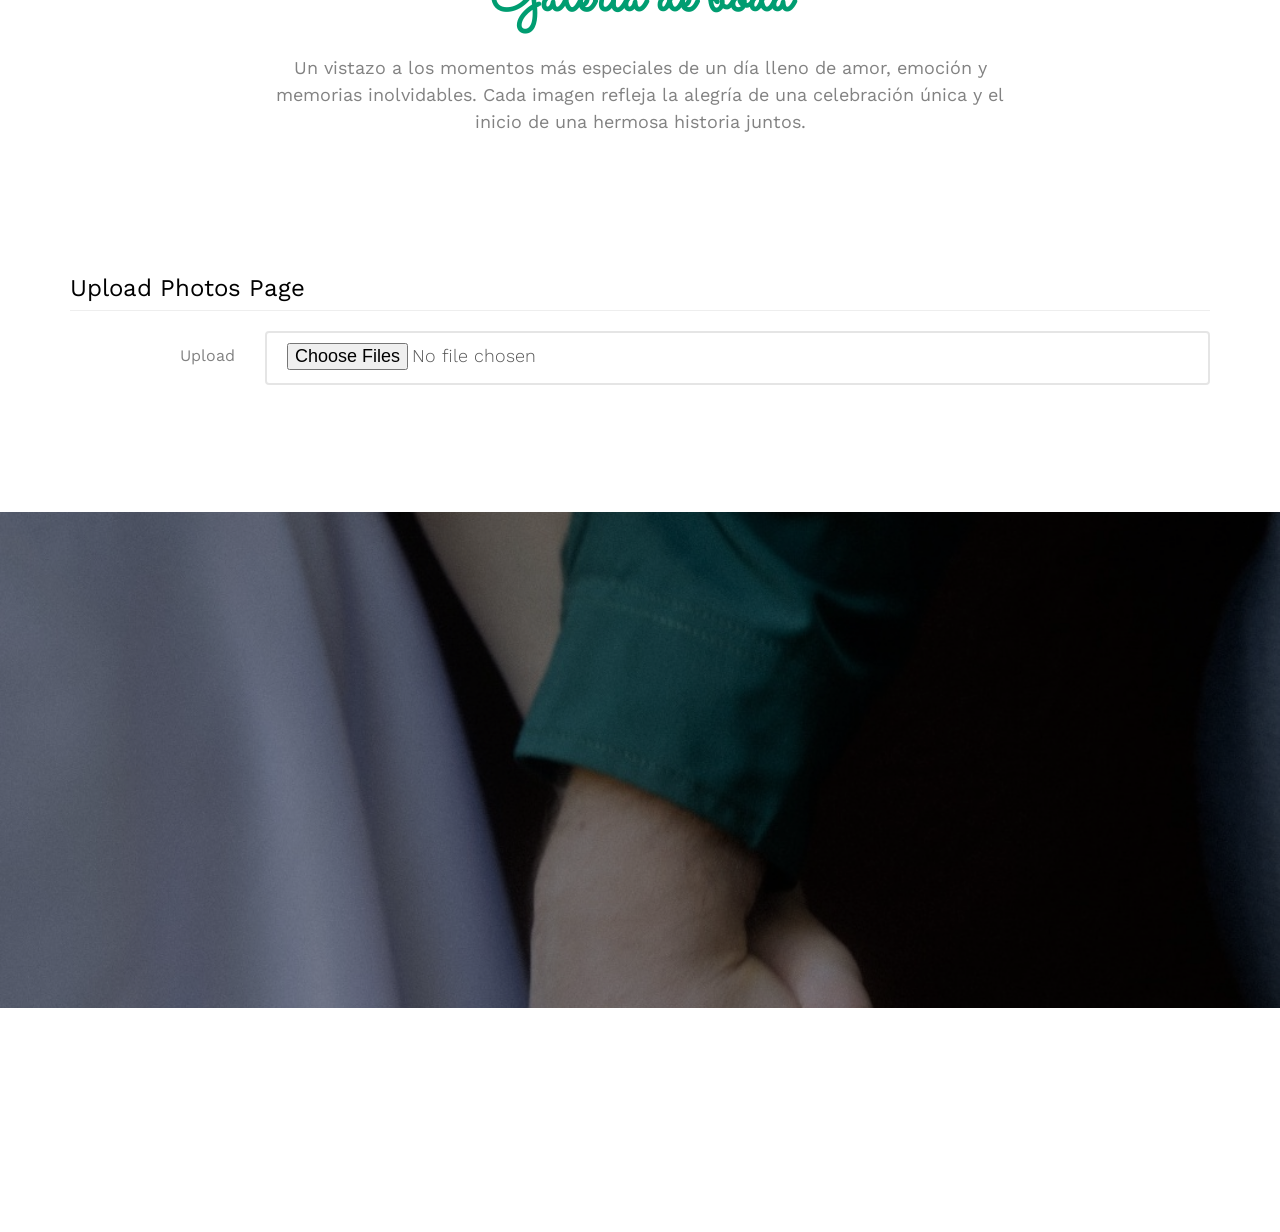
<file: gallery.html>
<!DOCTYPE html>
<!--[if lt IE 7]>      <html class="no-js lt-ie9 lt-ie8 lt-ie7"> <![endif]-->
<!--[if IE 7]>         <html class="no-js lt-ie9 lt-ie8"> <![endif]-->
<!--[if IE 8]>         <html class="no-js lt-ie9"> <![endif]-->
<!--[if gt IE 8]><!-->
<html class="no-js"> <!--<![endif]-->

<head>
	<meta charset="utf-8">
	<meta http-equiv="X-UA-Compatible" content="IE=edge">
	<title>Wedding &mdash; 100% Free Fully Responsive HTML5 Template by FREEHTML5.co</title>
	<meta name="viewport" content="width=device-width, initial-scale=1">
	<meta name="description" content="Free HTML5 Template by FREEHTML5.CO" />
	<meta name="keywords" content="free html5, free template, free bootstrap, html5, css3, mobile first, responsive" />
	<meta name="author" content="FREEHTML5.CO" />

	<!-- 
	//////////////////////////////////////////////////////

	FREE HTML5 TEMPLATE 
	DESIGNED & DEVELOPED by FREEHTML5.CO
		
	Website: 		http://freehtml5.co/
	Email: 			info@freehtml5.co
	Twitter: 		http://twitter.com/fh5co
	Facebook: 		https://www.facebook.com/fh5co

	//////////////////////////////////////////////////////
	 -->

	<!-- Facebook and Twitter integration -->
	<meta property="og:title" content="" />
	<meta property="og:image" content="" />
	<meta property="og:url" content="" />
	<meta property="og:site_name" content="" />
	<meta property="og:description" content="" />
	<meta name="twitter:title" content="" />
	<meta name="twitter:image" content="" />
	<meta name="twitter:url" content="" />
	<meta name="twitter:card" content="" />

	<link href='https://fonts.googleapis.com/css?family=Work+Sans:400,300,600,400italic,700' rel='stylesheet'
		type='text/css'>
	<link href="https://fonts.googleapis.com/css?family=Sacramento" rel="stylesheet">

	<!-- Animate.css -->
	<link rel="stylesheet" href="css/animate.css">
	<!-- Icomoon Icon Fonts-->
	<link rel="stylesheet" href="css/icomoon.css">
	<!-- Bootstrap  -->
	<link rel="stylesheet" href="css/bootstrap.css">

	<!-- Magnific Popup -->
	<link rel="stylesheet" href="css/magnific-popup.css">

	<!-- Owl Carousel  -->
	<link rel="stylesheet" href="css/owl.carousel.min.css">
	<link rel="stylesheet" href="css/owl.theme.default.min.css">

	<!-- Theme style  -->
	<link rel="stylesheet" href="css/style.css">
    <link rel="stylesheet" href="css/upload.css">
	<!-- Modernizr JS -->
	<script src="js/modernizr-2.6.2.min.js"></script>
	<script src="js/upload.js"></script>
	<!-- FOR IE9 below -->
	<!--[if lt IE 9]>
	<script src="js/respond.min.js"></script>
	<![endif]-->

</head>

<body>

	<div class="fh5co-loader"></div>

	<div id="page">
		<nav class="fh5co-nav" role="navigation">
			<div class="container">
				<div class="row">
					<div class="col-xs-10 text-right menu-1">
						<ul>
							<li class="active"><a href="index.html">Inicio</a></li>
							<li><a href="#" onclick="getPases()">Confirmar asistencia</a></li>
							<li class="has-dropdown">
								<a href="gallery.html">Galería</a>
								<ul class="dropdown">
									<li><a href="#">Propuesta</a></li>
									<li><a href="#">Save the date</a></li>
									<li><a href="#">Despedida</a></li>
									<li><a href="#">Ceremonia religiosa</a></li>
									<li><a href="#">Recepción</a></li>
									<li><a href="#">Fiesta</a></li>
								</ul>
							</li>
							<li><a href="https://wa.me/527294776165">Contactanos</a></li>
						</ul>
					</div>
				</div>

			</div>
		</nav>

		<header id="fh5co-header" class="fh5co-cover fh5co-cover-sm" role="banner"
			style="background-image:url(images/8.jpeg);">
			<div class="overlay"></div>
			<div class="fh5co-container">
				<div class="row">
					<div class="col-md-8 col-md-offset-2 text-center">
						<div class="display-t">
							<div class="display-tc animate-box" data-animate-effect="fadeIn">
								<h1>Galería</h1>
								<h2 hidden>Free html5 templates Made by <a href="http://freehtml5.co"
										target="_blank">FreeHTML5.co</a></h2>
							</div>
						</div>
					</div>
				</div>
			</div>
		</header>

		<div id="fh5co-couple" class="fh5co-section-gray">
			<div class="container">

				<div class="row">
					<div class="col-md-8 col-md-offset-2 text-center fh5co-heading animate-box">
						<h2>Hola!</h2>
						<h3>Noviembre 30, 2025 Morelia, Mich</h3>
						<p>Con el amor que nos une, la bendición de Dios y el apoyo de nuestros padres y padrinos, te
							invitamos a
							celebrar nuestra boda.</p>
					</div>
				</div>
				<div class="couple-wrap animate-box">
					<div class="couple-half">
						<div class="groom">
							<img src="images/2.jpeg" alt="groom" class="img-responsive">
						</div>
						<div class="desc-groom" oefr>
							<h3>Ricardo Ambriz</h3>
							<p>"El amor es paciente, es bondadoso; el amor no es envidioso ni jactancioso, no se
								envanece; no hace nada indebido, no busca lo suyo, no se irrita, no guarda rencor; no se
								goza de la injusticia, sino que se goza de la verdad. Todo lo disculpa, todo lo cree,
								todo lo espera, todo lo soporta.” 1 Corintios 13:4-7</p>
						</div>
					</div>
					<p class="heart text-center"><i class="icon-heart2"></i></p>
					<div class="couple-half">
						<div class="bride">
							<img src="images/3.jpeg" alt="groom" class="img-responsive">
						</div>
						<div class="desc-bride">
							<h3>Diana Hernández</h3>
							<p>Hoy unimos nuestras vidas, nuestros sueños y nuestros corazones.
								Elegirnos será nuestra promesa diaria, en las alegrías y en los desafíos.
								Prometemos apoyarnos, reír juntos y amarnos sin medida.
								Cada día será un nuevo capítulo de nuestra historia, escrito con amor, fe y felicidad.
							</p>
						</div>
					</div>
				</div>
			</div>
		</div>

		<div id="fh5co-gallery">
			<div class="container">
				<div class="row">
					<div class="col-md-8 col-md-offset-2 text-center fh5co-heading animate-box">
						<span>Nuestros recuerdos</span>
						<h2>Galería de boda</h2>
						<p>Un vistazo a los momentos más especiales de un día lleno de amor, emoción y memorias
							inolvidables. Cada imagen refleja la alegría de una celebración única y el inicio de una
							hermosa historia juntos.</p>
					</div>
				</div>
				<div class="row row-bottom-padded-md">
				<!---START--->
<div class="container">
  <h3 class="page-header">Upload Photos Page</h3>

  <form class="form-horizontal">
    <div class="form-group">
      <label for="photo" class="col-sm-2 control-label">Upload</label>
      <div class="col-sm-10">
        <input type="file" class="form-control" name="photo" id="photo" accept=".png, .jpg, .jpeg .mov .mp4 .m4v" onchange="readFile(this);" multiple>
      </div>
    </div>
  </form>
  
  <div id="status"></div>
  <div id="photos" class="row"></div>
</div>

<script>
	function readFile(input) {
  	$("#status").html('Processing...');
    counter = input.files.length;
		for(x = 0; x<counter; x++){
			if (input.files && input.files[x]) {

				var reader = new FileReader();

				reader.onload = function (e) {
        	$("#photos").append('<div class="col-md-3 col-sm-3 col-xs-3"><img src="'+e.target.result+'" class="img-thumbnail"></div>');
				};

				reader.readAsDataURL(input.files[x]);
			}
    }
    if(counter == x){$("#status").html('');}
  }
</script>

				<!--END-->
					<div class="col-md-12" hidden>
						<ul id="fh5co-gallery-list">

							<li class="one-third animate-box" data-animate-effect="fadeIn"
								style="background-image: url(images/gallery-1.jpg); ">
								<a href="images/gallery-1.jpg">
									<div class="case-studies-summary">
										<span>14 Photos</span>
										<h2>Two Glas of Juice</h2>
									</div>
								</a>
							</li>
							<li class="one-third animate-box" data-animate-effect="fadeIn"
								style="background-image: url(images/gallery-2.jpg); ">
								<a href="#" class="color-2">
									<div class="case-studies-summary">
										<span>30 Photos</span>
										<h2>Timer starts now!</h2>
									</div>
								</a>
							</li>


							<li class="one-third animate-box" data-animate-effect="fadeIn"
								style="background-image: url(images/gallery-3.jpg); ">
								<a href="#" class="color-3">
									<div class="case-studies-summary">
										<span>90 Photos</span>
										<h2>Beautiful sunset</h2>
									</div>
								</a>
							</li>
							<li class="one-third animate-box" data-animate-effect="fadeIn"
								style="background-image: url(images/gallery-4.jpg); ">
								<a href="#" class="color-4">
									<div class="case-studies-summary">
										<span>12 Photos</span>
										<h2>Company's Conference Room</h2>
									</div>
								</a>
							</li>

							<li class="one-third animate-box" data-animate-effect="fadeIn"
								style="background-image: url(images/gallery-5.jpg); ">
								<a href="#" class="color-3">
									<div class="case-studies-summary">
										<span>50 Photos</span>
										<h2>Useful baskets</h2>
									</div>
								</a>
							</li>
							<li class="one-third animate-box" data-animate-effect="fadeIn"
								style="background-image: url(images/gallery-6.jpg); ">
								<a href="#" class="color-4">
									<div class="case-studies-summary">
										<span>45 Photos</span>
										<h2>Skater man in the road</h2>
									</div>
								</a>
							</li>

							<li class="one-third animate-box" data-animate-effect="fadeIn"
								style="background-image: url(images/gallery-7.jpg); ">
								<a href="#" class="color-4">
									<div class="case-studies-summary">
										<span>35 Photos</span>
										<h2>Two Glas of Juice</h2>
									</div>
								</a>
							</li>

							<li class="one-third animate-box" data-animate-effect="fadeIn"
								style="background-image: url(images/gallery-8.jpg); ">
								<a href="#" class="color-5">
									<div class="case-studies-summary">
										<span>90 Photos</span>
										<h2>Timer starts now!</h2>
									</div>
								</a>
							</li>
							<li class="one-third animate-box" data-animate-effect="fadeIn"
								style="background-image: url(images/gallery-9.jpg); ">
								<a href="#" class="color-6">
									<div class="case-studies-summary">
										<span>56 Photos</span>
										<h2>Beautiful sunset</h2>
									</div>
								</a>
							</li>
						</ul>
					</div>
				</div>
			</div>
		</div>

		<div id="fh5co-started" class="fh5co-bg" style="background-image:url(images/final.jpeg);">
			<div class="overlay"></div>
			<div class="container">
				<div class="row animate-box">
					<div class="col-md-8 col-md-offset-2 text-center fh5co-heading">
						<h2>¡Nos encantaría contar contigo!</h2>
						<p>Por favor, llena el formulario para confirmar tu asistencia.</br>¡Gracias!</p>
					</div>
				</div>

				<div class="row animate-box">
					<div class="col-md-10 col-md-offset-1">
						<form class="form-inline" hidden>
							<div class="col-md-4 col-sm-4">
								<div class="form-group">
									<label for="name" class="sr-only">Name</label>
									<input type="name" class="form-control" id="name" placeholder="Name">
								</div>
							</div>
							<div class="col-md-4 col-sm-4">
								<div class="form-group">
									<label for="email" class="sr-only">Email</label>
									<input type="email" class="form-control" id="email" placeholder="Email">
								</div>
							</div>
							<div class="col-md-4 col-sm-4">
								<button type="submit" class="btn btn-default btn-block">I am Attending</button>
							</div>
						</form>

						<p style="text-align: center;"><a href="#" onclick="getPases()"
								class="btn btn-default btn-sm">Confirmar asistencia</a></p>
					</div>
				</div>
			</div>
		</div>

		<footer id="fh5co-footer" role="contentinfo">
			<div class="container">



			</div>
		</footer>
	</div>

	<div class="gototop js-top">
		<a href="#" class="js-gotop"><i class="icon-arrow-up"></i></a>
	</div>

	<!-- jQuery -->
	<script src="js/jquery.min.js"></script>
	<!-- jQuery Easing -->
	<script src="js/jquery.easing.1.3.js"></script>
	<!-- Bootstrap -->
	<script src="js/bootstrap.min.js"></script>
	<!-- Waypoints -->
	<script src="js/jquery.waypoints.min.js"></script>
	<!-- Carousel -->
	<script src="js/owl.carousel.min.js"></script>
	<!-- countTo -->
	<script src="js/jquery.countTo.js"></script>

	<!-- Stellar -->
	<script src="js/jquery.stellar.min.js"></script>
	<!-- Magnific Popup -->
	<script src="js/jquery.magnific-popup.min.js"></script>
	<script src="js/magnific-popup-options.js"></script>

	<!-- Main -->
	<script src="js/main.js"></script>


</body>

</html>
</file>
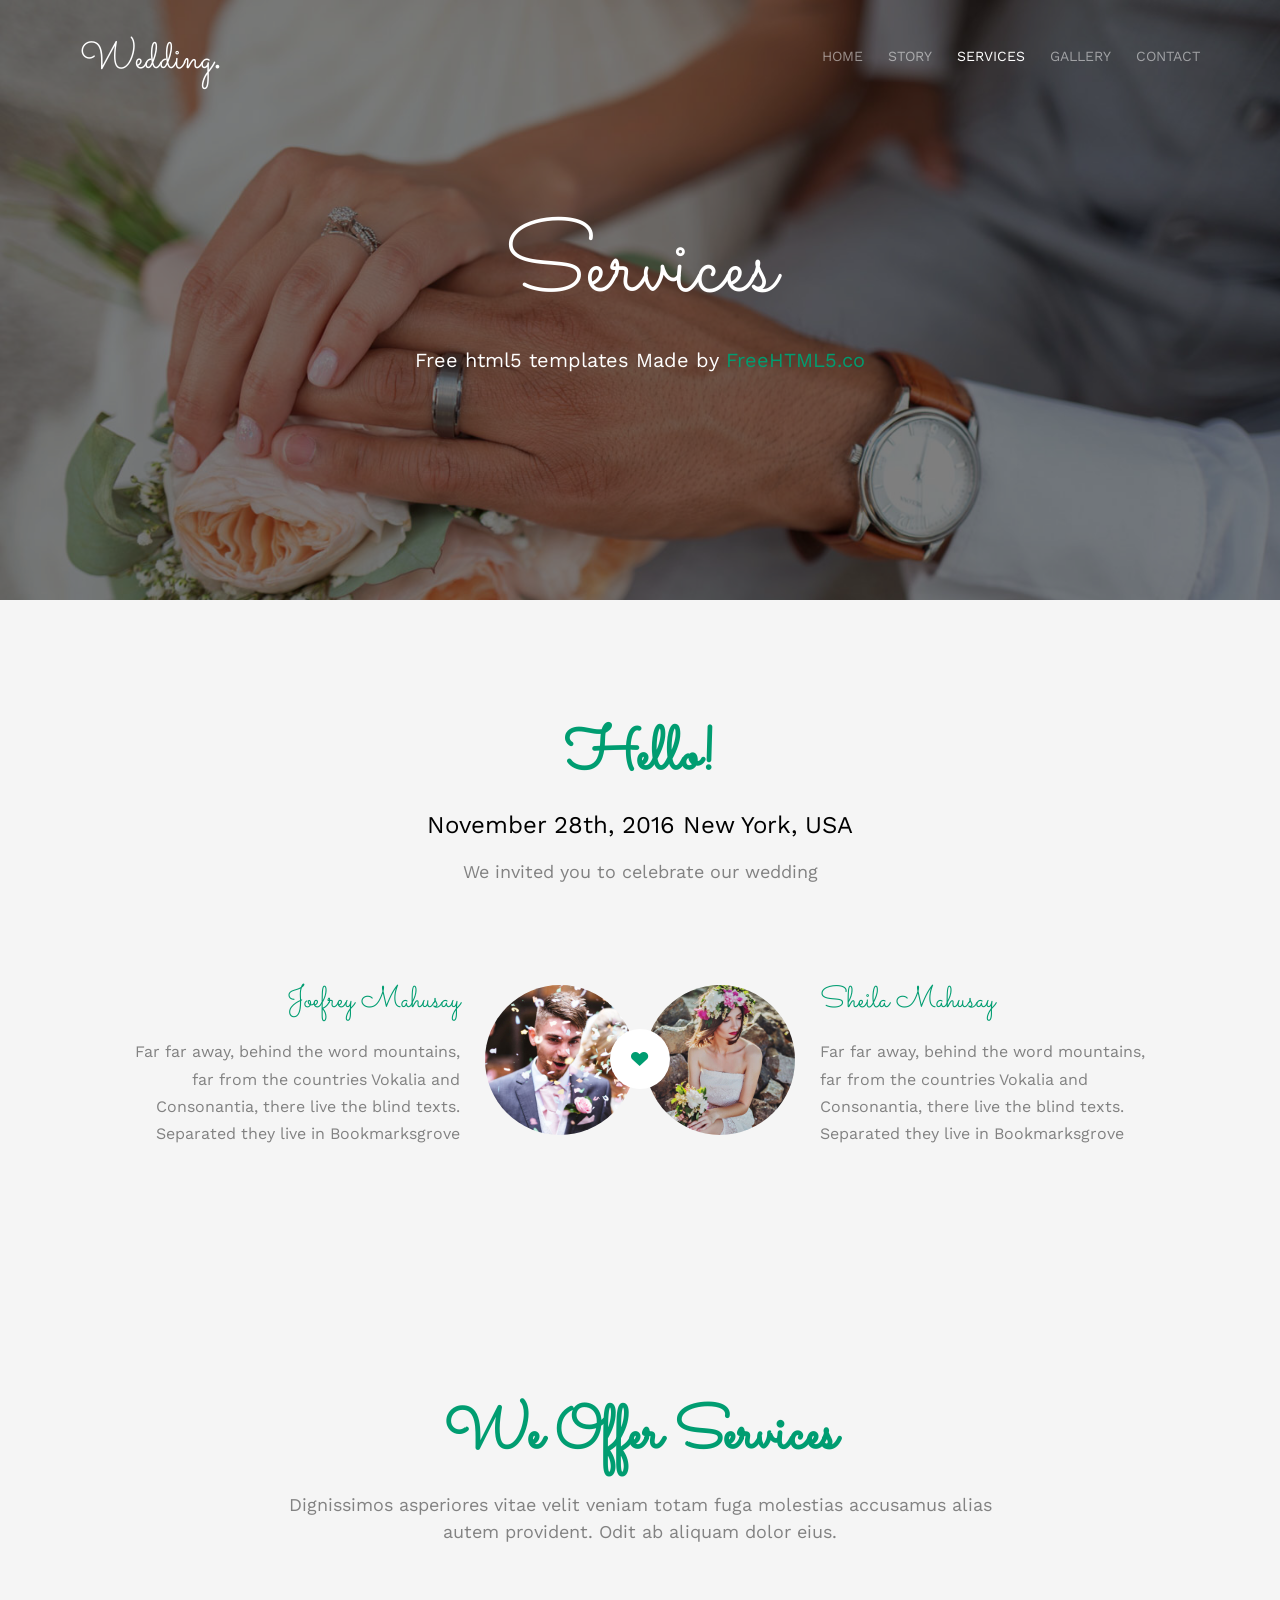
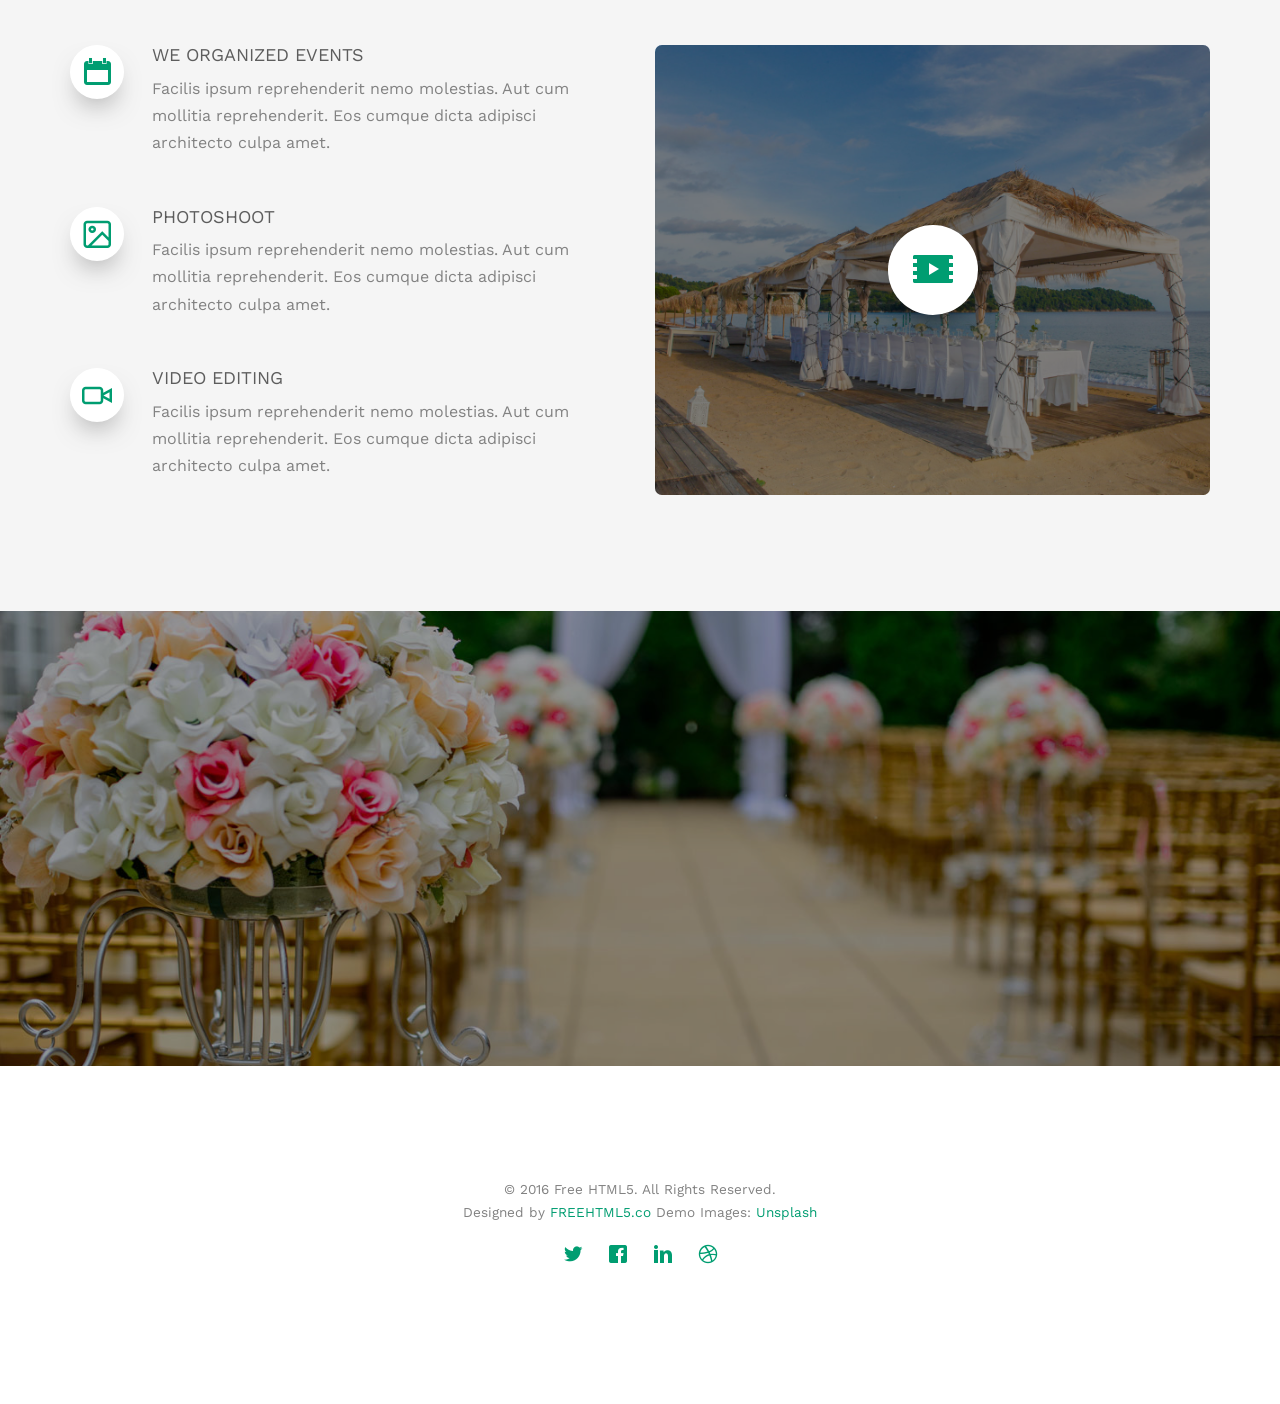
<file: services.html>
<!DOCTYPE html>
<!--[if lt IE 7]>      <html class="no-js lt-ie9 lt-ie8 lt-ie7"> <![endif]-->
<!--[if IE 7]>         <html class="no-js lt-ie9 lt-ie8"> <![endif]-->
<!--[if IE 8]>         <html class="no-js lt-ie9"> <![endif]-->
<!--[if gt IE 8]><!--> <html class="no-js"> <!--<![endif]-->
	<head>
	<meta charset="utf-8">
	<meta http-equiv="X-UA-Compatible" content="IE=edge">
	<title>Wedding &mdash; 100% Free Fully Responsive HTML5 Template by FREEHTML5.co</title>
	<meta name="viewport" content="width=device-width, initial-scale=1">
	<meta name="description" content="Free HTML5 Template by FREEHTML5.CO" />
	<meta name="keywords" content="free html5, free template, free bootstrap, html5, css3, mobile first, responsive" />
	<meta name="author" content="FREEHTML5.CO" />

  <!-- 
	//////////////////////////////////////////////////////

	FREE HTML5 TEMPLATE 
	DESIGNED & DEVELOPED by FREEHTML5.CO
		
	Website: 		http://freehtml5.co/
	Email: 			info@freehtml5.co
	Twitter: 		http://twitter.com/fh5co
	Facebook: 		https://www.facebook.com/fh5co

	//////////////////////////////////////////////////////
	 -->

  	<!-- Facebook and Twitter integration -->
	<meta property="og:title" content=""/>
	<meta property="og:image" content=""/>
	<meta property="og:url" content=""/>
	<meta property="og:site_name" content=""/>
	<meta property="og:description" content=""/>
	<meta name="twitter:title" content="" />
	<meta name="twitter:image" content="" />
	<meta name="twitter:url" content="" />
	<meta name="twitter:card" content="" />

	<link href='https://fonts.googleapis.com/css?family=Work+Sans:400,300,600,400italic,700' rel='stylesheet' type='text/css'>
	<link href="https://fonts.googleapis.com/css?family=Sacramento" rel="stylesheet">
	
	<!-- Animate.css -->
	<link rel="stylesheet" href="css/animate.css">
	<!-- Icomoon Icon Fonts-->
	<link rel="stylesheet" href="css/icomoon.css">
	<!-- Bootstrap  -->
	<link rel="stylesheet" href="css/bootstrap.css">

	<!-- Magnific Popup -->
	<link rel="stylesheet" href="css/magnific-popup.css">

	<!-- Owl Carousel  -->
	<link rel="stylesheet" href="css/owl.carousel.min.css">
	<link rel="stylesheet" href="css/owl.theme.default.min.css">

	<!-- Theme style  -->
	<link rel="stylesheet" href="css/style.css">

	<!-- Modernizr JS -->
	<script src="js/modernizr-2.6.2.min.js"></script>
	<!-- FOR IE9 below -->
	<!--[if lt IE 9]>
	<script src="js/respond.min.js"></script>
	<![endif]-->

	</head>
	<body>
		
	<div class="fh5co-loader"></div>
	
	<div id="page">
	<nav class="fh5co-nav" role="navigation">
		<div class="container">
			<div class="row">
				<div class="col-xs-2">
					<div id="fh5co-logo"><a href="index.html">Wedding<strong>.</strong></a></div>
				</div>
				<div class="col-xs-10 text-right menu-1">
					<ul>
						<li><a href="index.html">Home</a></li>
						<li><a href="about.html">Story</a></li>
						<li class="has-dropdown active">
							<a href="services.html">Services</a>
							<ul class="dropdown">
								<li><a href="#">Web Design</a></li>
								<li><a href="#">eCommerce</a></li>
								<li><a href="#">Branding</a></li>
								<li><a href="#">API</a></li>
							</ul>
						</li>
						<li class="has-dropdown">
							<a href="gallery.html">Gallery</a>
							<ul class="dropdown">
								<li><a href="#">HTML5</a></li>
								<li><a href="#">CSS3</a></li>
								<li><a href="#">Sass</a></li>
								<li><a href="#">jQuery</a></li>
							</ul>
						</li>
						<li><a href="contact.html">Contact</a></li>
					</ul>
				</div>
			</div>
			
		</div>
	</nav>

	<header id="fh5co-header" class="fh5co-cover fh5co-cover-sm" role="banner" style="background-image:url(images/img_bg_1.jpg);">
		<div class="overlay"></div>
		<div class="fh5co-container">
			<div class="row">
				<div class="col-md-8 col-md-offset-2 text-center">
					<div class="display-t">
						<div class="display-tc animate-box" data-animate-effect="fadeIn">
							<h1>Services</h1>
							<h2>Free html5 templates Made by <a href="http://freehtml5.co" target="_blank">FreeHTML5.co</a></h2>
						</div>
					</div>
				</div>
			</div>
		</div>
	</header>

	<div id="fh5co-couple" class="fh5co-section-gray">
		<div class="container">
			<div class="row">
				<div class="col-md-8 col-md-offset-2 text-center fh5co-heading animate-box">
					<h2>Hello!</h2>
					<h3>November 28th, 2016 New York, USA</h3>
					<p>We invited you to celebrate our wedding</p>
				</div>
			</div>
			<div class="couple-wrap animate-box">
				<div class="couple-half">
					<div class="groom">
						<img src="images/groom.jpg" alt="groom" class="img-responsive">
					</div>
					<div class="desc-groom">
						<h3>Joefrey Mahusay</h3>
						<p>Far far away, behind the word mountains, far from the countries Vokalia and Consonantia, there live the blind texts. Separated they live in Bookmarksgrove</p>
					</div>
				</div>
				<p class="heart text-center"><i class="icon-heart2"></i></p>
				<div class="couple-half">
					<div class="bride">
						<img src="images/bride.jpg" alt="groom" class="img-responsive">
					</div>
					<div class="desc-bride">
						<h3>Sheila Mahusay</h3>
						<p>Far far away, behind the word mountains, far from the countries Vokalia and Consonantia, there live the blind texts. Separated they live in Bookmarksgrove</p>
					</div>
				</div>
			</div>
		</div>
	</div>

	<div id="fh5co-services" class="fh5co-section-gray">
		<div class="container">
			
			<div class="row animate-box">
				<div class="col-md-8 col-md-offset-2 text-center fh5co-heading">
					<h2>We Offer Services</h2>
					<p>Dignissimos asperiores vitae velit veniam totam fuga molestias accusamus alias autem provident. Odit ab aliquam dolor eius.</p>
				</div>
			</div>

			<div class="row">
				<div class="col-md-6">
					<div class="feature-left animate-box" data-animate-effect="fadeInLeft">
						<span class="icon">
							<i class="icon-calendar"></i>
						</span>
						<div class="feature-copy">
							<h3>We Organized Events</h3>
							<p>Facilis ipsum reprehenderit nemo molestias. Aut cum mollitia reprehenderit. Eos cumque dicta adipisci architecto culpa amet.</p>
						</div>
					</div>

					<div class="feature-left animate-box" data-animate-effect="fadeInLeft">
						<span class="icon">
							<i class="icon-image"></i>
						</span>
						<div class="feature-copy">
							<h3>Photoshoot</h3>
							<p>Facilis ipsum reprehenderit nemo molestias. Aut cum mollitia reprehenderit. Eos cumque dicta adipisci architecto culpa amet.</p>
						</div>
					</div>

					<div class="feature-left animate-box" data-animate-effect="fadeInLeft">
						<span class="icon">
							<i class="icon-video"></i>
						</span>
						<div class="feature-copy">
							<h3>Video Editing</h3>
							<p>Facilis ipsum reprehenderit nemo molestias. Aut cum mollitia reprehenderit. Eos cumque dicta adipisci architecto culpa amet.</p>
						</div>
					</div>

				</div>

				<div class="col-md-6 animate-box">
					<div class="fh5co-video fh5co-bg" style="background-image: url(images/img_bg_3.jpg); ">
						<a  href="https://vimeo.com/channels/staffpicks/93951774" class="popup-vimeo"><i class="icon-video2"></i></a>
						<div class="overlay"></div>
					</div>
				</div>
			</div>

			
		</div>
	</div>

	<div id="fh5co-started" class="fh5co-bg" style="background-image:url(images/img_bg_4.jpg);">
		<div class="overlay"></div>
		<div class="container">
			<div class="row animate-box">
				<div class="col-md-8 col-md-offset-2 text-center fh5co-heading">
					<h2>Are You Attending?</h2>
					<p>Please Fill-up the form to notify you that you're attending. Thanks.</p>
				</div>
			</div>
			<div class="row animate-box">
				<div class="col-md-10 col-md-offset-1">
					<form class="form-inline">
						<div class="col-md-4 col-sm-4">
							<div class="form-group">
								<label for="name" class="sr-only">Name</label>
								<input type="name" class="form-control" id="name" placeholder="Name">
							</div>
						</div>
						<div class="col-md-4 col-sm-4">
							<div class="form-group">
								<label for="email" class="sr-only">Email</label>
								<input type="email" class="form-control" id="email" placeholder="Email">
							</div>
						</div>
						<div class="col-md-4 col-sm-4">
							<button type="submit" class="btn btn-default btn-block">I am Attending</button>
						</div>
					</form>
				</div>
			</div>
		</div>
	</div>

	<footer id="fh5co-footer" role="contentinfo">
		<div class="container">

			<div class="row copyright">
				<div class="col-md-12 text-center">
					<p>
						<small class="block">&copy; 2016 Free HTML5. All Rights Reserved.</small> 
						<small class="block">Designed by <a href="http://freehtml5.co/" target="_blank">FREEHTML5.co</a> Demo Images: <a href="http://unsplash.co/" target="_blank">Unsplash</a></small>
					</p>
					<p>
						<ul class="fh5co-social-icons">
							<li><a href="#"><i class="icon-twitter"></i></a></li>
							<li><a href="#"><i class="icon-facebook"></i></a></li>
							<li><a href="#"><i class="icon-linkedin"></i></a></li>
							<li><a href="#"><i class="icon-dribbble"></i></a></li>
						</ul>
					</p>
				</div>
			</div>

		</div>
	</footer>
	</div>

	<div class="gototop js-top">
		<a href="#" class="js-gotop"><i class="icon-arrow-up"></i></a>
	</div>
	
	<!-- jQuery -->
	<script src="js/jquery.min.js"></script>
	<!-- jQuery Easing -->
	<script src="js/jquery.easing.1.3.js"></script>
	<!-- Bootstrap -->
	<script src="js/bootstrap.min.js"></script>
	<!-- Waypoints -->
	<script src="js/jquery.waypoints.min.js"></script>
	<!-- Carousel -->
	<script src="js/owl.carousel.min.js"></script>
	<!-- countTo -->
	<script src="js/jquery.countTo.js"></script>

	<!-- Stellar -->
	<script src="js/jquery.stellar.min.js"></script>
	<!-- Magnific Popup -->
	<script src="js/jquery.magnific-popup.min.js"></script>
	<script src="js/magnific-popup-options.js"></script>

	<!-- Main -->
	<script src="js/main.js"></script>

	</body>
</html>
</file>
<file: css/icomoon.css>
@font-face {
  font-family: 'icomoon';
  src:  url('../fonts/icomoon/icomoon.eot?6iuir');
  src:  url('../fonts/icomoon/icomoon.eot?6iuir#iefix') format('embedded-opentype'),
    url('../fonts/icomoon/icomoon.ttf?6iuir') format('truetype'),
    url('../fonts/icomoon/icomoon.woff?6iuir') format('woff'),
    url('../fonts/icomoon/icomoon.svg?6iuir#icomoon') format('svg');
  font-weight: normal;
  font-style: normal;
}

[class^="icon-"], [class*=" icon-"] {
  /* use !important to prevent issues with browser extensions that change fonts */
  font-family: 'icomoon' !important;
  speak: none;
  font-style: normal;
  font-weight: normal;
  font-variant: normal;
  text-transform: none;
  line-height: 1;

  /* Better Font Rendering =========== */
  -webkit-font-smoothing: antialiased;
  -moz-osx-font-smoothing: grayscale;
}

.icon-eye:before {
  content: "\e000";
}
.icon-paper-clip:before {
  content: "\e001";
}
.icon-mail:before {
  content: "\e002";
}
.icon-toggle:before {
  content: "\e003";
}
.icon-layout:before {
  content: "\e004";
}
.icon-link:before {
  content: "\e005";
}
.icon-bell:before {
  content: "\e006";
}
.icon-lock:before {
  content: "\e007";
}
.icon-unlock:before {
  content: "\e008";
}
.icon-ribbon:before {
  content: "\e009";
}
.icon-image:before {
  content: "\e010";
}
.icon-signal:before {
  content: "\e011";
}
.icon-target:before {
  content: "\e012";
}
.icon-clipboard:before {
  content: "\e013";
}
.icon-clock:before {
  content: "\e014";
}
.icon-watch:before {
  content: "\e015";
}
.icon-air-play:before {
  content: "\e016";
}
.icon-camera:before {
  content: "\e017";
}
.icon-video:before {
  content: "\e018";
}
.icon-disc:before {
  content: "\e019";
}
.icon-printer:before {
  content: "\e020";
}
.icon-monitor:before {
  content: "\e021";
}
.icon-server:before {
  content: "\e022";
}
.icon-cog:before {
  content: "\e023";
}
.icon-heart:before {
  content: "\e024";
}
.icon-paragraph:before {
  content: "\e025";
}
.icon-align-justify:before {
  content: "\e026";
}
.icon-align-left:before {
  content: "\e027";
}
.icon-align-center:before {
  content: "\e028";
}
.icon-align-right:before {
  content: "\e029";
}
.icon-book:before {
  content: "\e030";
}
.icon-layers:before {
  content: "\e031";
}
.icon-stack:before {
  content: "\e032";
}
.icon-stack-2:before {
  content: "\e033";
}
.icon-paper:before {
  content: "\e034";
}
.icon-paper-stack:before {
  content: "\e035";
}
.icon-search:before {
  content: "\e036";
}
.icon-zoom-in:before {
  content: "\e037";
}
.icon-zoom-out:before {
  content: "\e038";
}
.icon-reply:before {
  content: "\e039";
}
.icon-circle-plus:before {
  content: "\e040";
}
.icon-circle-minus:before {
  content: "\e041";
}
.icon-circle-check:before {
  content: "\e042";
}
.icon-circle-cross:before {
  content: "\e043";
}
.icon-square-plus:before {
  content: "\e044";
}
.icon-square-minus:before {
  content: "\e045";
}
.icon-square-check:before {
  content: "\e046";
}
.icon-square-cross:before {
  content: "\e047";
}
.icon-microphone:before {
  content: "\e048";
}
.icon-record:before {
  content: "\e049";
}
.icon-skip-back:before {
  content: "\e050";
}
.icon-rewind:before {
  content: "\e051";
}
.icon-play:before {
  content: "\e052";
}
.icon-pause:before {
  content: "\e053";
}
.icon-stop:before {
  content: "\e054";
}
.icon-fast-forward:before {
  content: "\e055";
}
.icon-skip-forward:before {
  content: "\e056";
}
.icon-shuffle:before {
  content: "\e057";
}
.icon-repeat:before {
  content: "\e058";
}
.icon-folder:before {
  content: "\e059";
}
.icon-umbrella:before {
  content: "\e060";
}
.icon-moon:before {
  content: "\e061";
}
.icon-thermometer:before {
  content: "\e062";
}
.icon-drop:before {
  content: "\e063";
}
.icon-sun:before {
  content: "\e064";
}
.icon-cloud:before {
  content: "\e065";
}
.icon-cloud-upload:before {
  content: "\e066";
}
.icon-cloud-download:before {
  content: "\e067";
}
.icon-upload:before {
  content: "\e068";
}
.icon-download:before {
  content: "\e069";
}
.icon-location:before {
  content: "\e070";
}
.icon-location-2:before {
  content: "\e071";
}
.icon-map:before {
  content: "\e072";
}
.icon-battery:before {
  content: "\e073";
}
.icon-head:before {
  content: "\e074";
}
.icon-briefcase:before {
  content: "\e075";
}
.icon-speech-bubble:before {
  content: "\e076";
}
.icon-anchor:before {
  content: "\e077";
}
.icon-globe:before {
  content: "\e078";
}
.icon-box:before {
  content: "\e079";
}
.icon-reload:before {
  content: "\e080";
}
.icon-share:before {
  content: "\e081";
}
.icon-marquee:before {
  content: "\e082";
}
.icon-marquee-plus:before {
  content: "\e083";
}
.icon-marquee-minus:before {
  content: "\e084";
}
.icon-tag:before {
  content: "\e085";
}
.icon-power:before {
  content: "\e086";
}
.icon-command:before {
  content: "\e087";
}
.icon-alt:before {
  content: "\e088";
}
.icon-esc:before {
  content: "\e089";
}
.icon-bar-graph:before {
  content: "\e090";
}
.icon-bar-graph-2:before {
  content: "\e091";
}
.icon-pie-graph:before {
  content: "\e092";
}
.icon-star:before {
  content: "\e093";
}
.icon-arrow-left:before {
  content: "\e094";
}
.icon-arrow-right:before {
  content: "\e095";
}
.icon-arrow-up:before {
  content: "\e096";
}
.icon-arrow-down:before {
  content: "\e097";
}
.icon-volume:before {
  content: "\e098";
}
.icon-mute:before {
  content: "\e099";
}
.icon-content-right:before {
  content: "\e100";
}
.icon-content-left:before {
  content: "\e101";
}
.icon-grid:before {
  content: "\e102";
}
.icon-grid-2:before {
  content: "\e103";
}
.icon-columns:before {
  content: "\e104";
}
.icon-loader:before {
  content: "\e105";
}
.icon-bag:before {
  content: "\e106";
}
.icon-ban:before {
  content: "\e107";
}
.icon-flag:before {
  content: "\e108";
}
.icon-trash:before {
  content: "\e109";
}
.icon-expand:before {
  content: "\e110";
}
.icon-contract:before {
  content: "\e111";
}
.icon-maximize:before {
  content: "\e112";
}
.icon-minimize:before {
  content: "\e113";
}
.icon-plus:before {
  content: "\e114";
}
.icon-minus:before {
  content: "\e115";
}
.icon-check:before {
  content: "\e116";
}
.icon-cross:before {
  content: "\e117";
}
.icon-move:before {
  content: "\e118";
}
.icon-delete:before {
  content: "\e119";
}
.icon-menu:before {
  content: "\e120";
}
.icon-archive:before {
  content: "\e121";
}
.icon-inbox:before {
  content: "\e122";
}
.icon-outbox:before {
  content: "\e123";
}
.icon-file:before {
  content: "\e124";
}
.icon-file-add:before {
  content: "\e125";
}
.icon-file-subtract:before {
  content: "\e126";
}
.icon-help:before {
  content: "\e127";
}
.icon-open:before {
  content: "\e128";
}
.icon-ellipsis:before {
  content: "\e129";
}
.icon-add-to-list:before {
  content: "\e900";
}
.icon-classic-computer:before {
  content: "\e901";
}
.icon-controller-fast-backward:before {
  content: "\e902";
}
.icon-creative-commons-attribution:before {
  content: "\e903";
}
.icon-creative-commons-noderivs:before {
  content: "\e904";
}
.icon-creative-commons-noncommercial-eu:before {
  content: "\e905";
}
.icon-creative-commons-noncommercial-us:before {
  content: "\e906";
}
.icon-creative-commons-public-domain:before {
  content: "\e907";
}
.icon-creative-commons-remix:before {
  content: "\e908";
}
.icon-creative-commons-share:before {
  content: "\e909";
}
.icon-creative-commons-sharealike:before {
  content: "\e90a";
}
.icon-creative-commons:before {
  content: "\e90b";
}
.icon-document-landscape:before {
  content: "\e90c";
}
.icon-remove-user:before {
  content: "\e90d";
}
.icon-warning:before {
  content: "\e90e";
}
.icon-arrow-bold-down:before {
  content: "\e90f";
}
.icon-arrow-bold-left:before {
  content: "\e910";
}
.icon-arrow-bold-right:before {
  content: "\e911";
}
.icon-arrow-bold-up:before {
  content: "\e912";
}
.icon-arrow-down2:before {
  content: "\e913";
}
.icon-arrow-left2:before {
  content: "\e914";
}
.icon-arrow-long-down:before {
  content: "\e915";
}
.icon-arrow-long-left:before {
  content: "\e916";
}
.icon-arrow-long-right:before {
  content: "\e917";
}
.icon-arrow-long-up:before {
  content: "\e918";
}
.icon-arrow-right2:before {
  content: "\e919";
}
.icon-arrow-up2:before {
  content: "\e91a";
}
.icon-arrow-with-circle-down:before {
  content: "\e91b";
}
.icon-arrow-with-circle-left:before {
  content: "\e91c";
}
.icon-arrow-with-circle-right:before {
  content: "\e91d";
}
.icon-arrow-with-circle-up:before {
  content: "\e91e";
}
.icon-bookmark:before {
  content: "\e91f";
}
.icon-bookmarks:before {
  content: "\e920";
}
.icon-chevron-down:before {
  content: "\e921";
}
.icon-chevron-left:before {
  content: "\e922";
}
.icon-chevron-right:before {
  content: "\e923";
}
.icon-chevron-small-down:before {
  content: "\e924";
}
.icon-chevron-small-left:before {
  content: "\e925";
}
.icon-chevron-small-right:before {
  content: "\e926";
}
.icon-chevron-small-up:before {
  content: "\e927";
}
.icon-chevron-thin-down:before {
  content: "\e928";
}
.icon-chevron-thin-left:before {
  content: "\e929";
}
.icon-chevron-thin-right:before {
  content: "\e92a";
}
.icon-chevron-thin-up:before {
  content: "\e92b";
}
.icon-chevron-up:before {
  content: "\e92c";
}
.icon-chevron-with-circle-down:before {
  content: "\e92d";
}
.icon-chevron-with-circle-left:before {
  content: "\e92e";
}
.icon-chevron-with-circle-right:before {
  content: "\e92f";
}
.icon-chevron-with-circle-up:before {
  content: "\e930";
}
.icon-cloud2:before {
  content: "\e931";
}
.icon-controller-fast-forward:before {
  content: "\e932";
}
.icon-controller-jump-to-start:before {
  content: "\e933";
}
.icon-controller-next:before {
  content: "\e934";
}
.icon-controller-paus:before {
  content: "\e935";
}
.icon-controller-play:before {
  content: "\e936";
}
.icon-controller-record:before {
  content: "\e937";
}
.icon-controller-stop:before {
  content: "\e938";
}
.icon-controller-volume:before {
  content: "\e939";
}
.icon-dot-single:before {
  content: "\e93a";
}
.icon-dots-three-horizontal:before {
  content: "\e93b";
}
.icon-dots-three-vertical:before {
  content: "\e93c";
}
.icon-dots-two-horizontal:before {
  content: "\e93d";
}
.icon-dots-two-vertical:before {
  content: "\e93e";
}
.icon-download2:before {
  content: "\e93f";
}
.icon-emoji-flirt:before {
  content: "\e940";
}
.icon-flow-branch:before {
  content: "\e941";
}
.icon-flow-cascade:before {
  content: "\e942";
}
.icon-flow-line:before {
  content: "\e943";
}
.icon-flow-parallel:before {
  content: "\e944";
}
.icon-flow-tree:before {
  content: "\e945";
}
.icon-install:before {
  content: "\e946";
}
.icon-layers2:before {
  content: "\e947";
}
.icon-open-book:before {
  content: "\e948";
}
.icon-resize-100:before {
  content: "\e949";
}
.icon-resize-full-screen:before {
  content: "\e94a";
}
.icon-save:before {
  content: "\e94b";
}
.icon-select-arrows:before {
  content: "\e94c";
}
.icon-sound-mute:before {
  content: "\e94d";
}
.icon-sound:before {
  content: "\e94e";
}
.icon-trash2:before {
  content: "\e94f";
}
.icon-triangle-down:before {
  content: "\e950";
}
.icon-triangle-left:before {
  content: "\e951";
}
.icon-triangle-right:before {
  content: "\e952";
}
.icon-triangle-up:before {
  content: "\e953";
}
.icon-uninstall:before {
  content: "\e954";
}
.icon-upload-to-cloud:before {
  content: "\e955";
}
.icon-upload2:before {
  content: "\e956";
}
.icon-add-user:before {
  content: "\e957";
}
.icon-address:before {
  content: "\e958";
}
.icon-adjust:before {
  content: "\e959";
}
.icon-air:before {
  content: "\e95a";
}
.icon-aircraft-landing:before {
  content: "\e95b";
}
.icon-aircraft-take-off:before {
  content: "\e95c";
}
.icon-aircraft:before {
  content: "\e95d";
}
.icon-align-bottom:before {
  content: "\e95e";
}
.icon-align-horizontal-middle:before {
  content: "\e95f";
}
.icon-align-left2:before {
  content: "\e960";
}
.icon-align-right2:before {
  content: "\e961";
}
.icon-align-top:before {
  content: "\e962";
}
.icon-align-vertical-middle:before {
  content: "\e963";
}
.icon-archive2:before {
  content: "\e964";
}
.icon-area-graph:before {
  content: "\e965";
}
.icon-attachment:before {
  content: "\e966";
}
.icon-awareness-ribbon:before {
  content: "\e967";
}
.icon-back-in-time:before {
  content: "\e968";
}
.icon-back:before {
  content: "\e969";
}
.icon-bar-graph2:before {
  content: "\e96a";
}
.icon-battery2:before {
  content: "\e96b";
}
.icon-beamed-note:before {
  content: "\e96c";
}
.icon-bell2:before {
  content: "\e96d";
}
.icon-blackboard:before {
  content: "\e96e";
}
.icon-block:before {
  content: "\e96f";
}
.icon-book2:before {
  content: "\e970";
}
.icon-bowl:before {
  content: "\e971";
}
.icon-box2:before {
  content: "\e972";
}
.icon-briefcase2:before {
  content: "\e973";
}
.icon-browser:before {
  content: "\e974";
}
.icon-brush:before {
  content: "\e975";
}
.icon-bucket:before {
  content: "\e976";
}
.icon-cake:before {
  content: "\e977";
}
.icon-calculator:before {
  content: "\e978";
}
.icon-calendar:before {
  content: "\e979";
}
.icon-camera2:before {
  content: "\e97a";
}
.icon-ccw:before {
  content: "\e97b";
}
.icon-chat:before {
  content: "\e97c";
}
.icon-check2:before {
  content: "\e97d";
}
.icon-circle-with-cross:before {
  content: "\e97e";
}
.icon-circle-with-minus:before {
  content: "\e97f";
}
.icon-circle-with-plus:before {
  content: "\e980";
}
.icon-circle:before {
  content: "\e981";
}
.icon-circular-graph:before {
  content: "\e982";
}
.icon-clapperboard:before {
  content: "\e983";
}
.icon-clipboard2:before {
  content: "\e984";
}
.icon-clock2:before {
  content: "\e985";
}
.icon-code:before {
  content: "\e986";
}
.icon-cog2:before {
  content: "\e987";
}
.icon-colours:before {
  content: "\e988";
}
.icon-compass:before {
  content: "\e989";
}
.icon-copy:before {
  content: "\e98a";
}
.icon-credit-card:before {
  content: "\e98b";
}
.icon-credit:before {
  content: "\e98c";
}
.icon-cross2:before {
  content: "\e98d";
}
.icon-cup:before {
  content: "\e98e";
}
.icon-cw:before {
  content: "\e98f";
}
.icon-cycle:before {
  content: "\e990";
}
.icon-database:before {
  content: "\e991";
}
.icon-dial-pad:before {
  content: "\e992";
}
.icon-direction:before {
  content: "\e993";
}
.icon-document:before {
  content: "\e994";
}
.icon-documents:before {
  content: "\e995";
}
.icon-drink:before {
  content: "\e996";
}
.icon-drive:before {
  content: "\e997";
}
.icon-drop2:before {
  content: "\e998";
}
.icon-edit:before {
  content: "\e999";
}
.icon-email:before {
  content: "\e99a";
}
.icon-emoji-happy:before {
  content: "\e99b";
}
.icon-emoji-neutral:before {
  content: "\e99c";
}
.icon-emoji-sad:before {
  content: "\e99d";
}
.icon-erase:before {
  content: "\e99e";
}
.icon-eraser:before {
  content: "\e99f";
}
.icon-export:before {
  content: "\e9a0";
}
.icon-eye2:before {
  content: "\e9a1";
}
.icon-feather:before {
  content: "\e9a2";
}
.icon-flag2:before {
  content: "\e9a3";
}
.icon-flash:before {
  content: "\e9a4";
}
.icon-flashlight:before {
  content: "\e9a5";
}
.icon-flat-brush:before {
  content: "\e9a6";
}
.icon-folder-images:before {
  content: "\e9a7";
}
.icon-folder-music:before {
  content: "\e9a8";
}
.icon-folder-video:before {
  content: "\e9a9";
}
.icon-folder2:before {
  content: "\e9aa";
}
.icon-forward:before {
  content: "\e9ab";
}
.icon-funnel:before {
  content: "\e9ac";
}
.icon-game-controller:before {
  content: "\e9ad";
}
.icon-gauge:before {
  content: "\e9ae";
}
.icon-globe2:before {
  content: "\e9af";
}
.icon-graduation-cap:before {
  content: "\e9b0";
}
.icon-grid2:before {
  content: "\e9b1";
}
.icon-hair-cross:before {
  content: "\e9b2";
}
.icon-hand:before {
  content: "\e9b3";
}
.icon-heart-outlined:before {
  content: "\e9b4";
}
.icon-heart2:before {
  content: "\e9b5";
}
.icon-help-with-circle:before {
  content: "\e9b6";
}
.icon-help2:before {
  content: "\e9b7";
}
.icon-home:before {
  content: "\e9b8";
}
.icon-hour-glass:before {
  content: "\e9b9";
}
.icon-image-inverted:before {
  content: "\e9ba";
}
.icon-image2:before {
  content: "\e9bb";
}
.icon-images:before {
  content: "\e9bc";
}
.icon-inbox2:before {
  content: "\e9bd";
}
.icon-infinity:before {
  content: "\e9be";
}
.icon-info-with-circle:before {
  content: "\e9bf";
}
.icon-info:before {
  content: "\e9c0";
}
.icon-key:before {
  content: "\e9c1";
}
.icon-keyboard:before {
  content: "\e9c2";
}
.icon-lab-flask:before {
  content: "\e9c3";
}
.icon-landline:before {
  content: "\e9c4";
}
.icon-language:before {
  content: "\e9c5";
}
.icon-laptop:before {
  content: "\e9c6";
}
.icon-leaf:before {
  content: "\e9c7";
}
.icon-level-down:before {
  content: "\e9c8";
}
.icon-level-up:before {
  content: "\e9c9";
}
.icon-lifebuoy:before {
  content: "\e9ca";
}
.icon-light-bulb:before {
  content: "\e9cb";
}
.icon-light-down:before {
  content: "\e9cc";
}
.icon-light-up:before {
  content: "\e9cd";
}
.icon-line-graph:before {
  content: "\e9ce";
}
.icon-link2:before {
  content: "\e9cf";
}
.icon-list:before {
  content: "\e9d0";
}
.icon-location-pin:before {
  content: "\e9d1";
}
.icon-location2:before {
  content: "\e9d2";
}
.icon-lock-open:before {
  content: "\e9d3";
}
.icon-lock2:before {
  content: "\e9d4";
}
.icon-log-out:before {
  content: "\e9d5";
}
.icon-login:before {
  content: "\e9d6";
}
.icon-loop:before {
  content: "\e9d7";
}
.icon-magnet:before {
  content: "\e9d8";
}
.icon-magnifying-glass:before {
  content: "\e9d9";
}
.icon-mail2:before {
  content: "\e9da";
}
.icon-man:before {
  content: "\e9db";
}
.icon-map2:before {
  content: "\e9dc";
}
.icon-mask:before {
  content: "\e9dd";
}
.icon-medal:before {
  content: "\e9de";
}
.icon-megaphone:before {
  content: "\e9df";
}
.icon-menu2:before {
  content: "\e9e0";
}
.icon-message:before {
  content: "\e9e1";
}
.icon-mic:before {
  content: "\e9e2";
}
.icon-minus2:before {
  content: "\e9e3";
}
.icon-mobile:before {
  content: "\e9e4";
}
.icon-modern-mic:before {
  content: "\e9e5";
}
.icon-moon2:before {
  content: "\e9e6";
}
.icon-mouse:before {
  content: "\e9e7";
}
.icon-music:before {
  content: "\e9e8";
}
.icon-network:before {
  content: "\e9e9";
}
.icon-new-message:before {
  content: "\e9ea";
}
.icon-new:before {
  content: "\e9eb";
}
.icon-news:before {
  content: "\e9ec";
}
.icon-note:before {
  content: "\e9ed";
}
.icon-notification:before {
  content: "\e9ee";
}
.icon-old-mobile:before {
  content: "\e9ef";
}
.icon-old-phone:before {
  content: "\e9f0";
}
.icon-palette:before {
  content: "\e9f1";
}
.icon-paper-plane:before {
  content: "\e9f2";
}
.icon-pencil:before {
  content: "\e9f3";
}
.icon-phone:before {
  content: "\e9f4";
}
.icon-pie-chart:before {
  content: "\e9f5";
}
.icon-pin:before {
  content: "\e9f6";
}
.icon-plus2:before {
  content: "\e9f7";
}
.icon-popup:before {
  content: "\e9f8";
}
.icon-power-plug:before {
  content: "\e9f9";
}
.icon-price-ribbon:before {
  content: "\e9fa";
}
.icon-price-tag:before {
  content: "\e9fb";
}
.icon-print:before {
  content: "\e9fc";
}
.icon-progress-empty:before {
  content: "\e9fd";
}
.icon-progress-full:before {
  content: "\e9fe";
}
.icon-progress-one:before {
  content: "\e9ff";
}
.icon-progress-two:before {
  content: "\ea00";
}
.icon-publish:before {
  content: "\ea01";
}
.icon-quote:before {
  content: "\ea02";
}
.icon-radio:before {
  content: "\ea03";
}
.icon-reply-all:before {
  content: "\ea04";
}
.icon-reply2:before {
  content: "\ea05";
}
.icon-retweet:before {
  content: "\ea06";
}
.icon-rocket:before {
  content: "\ea07";
}
.icon-round-brush:before {
  content: "\ea08";
}
.icon-rss:before {
  content: "\ea09";
}
.icon-ruler:before {
  content: "\ea0a";
}
.icon-scissors:before {
  content: "\ea0b";
}
.icon-share-alternitive:before {
  content: "\ea0c";
}
.icon-share2:before {
  content: "\ea0d";
}
.icon-shareable:before {
  content: "\ea0e";
}
.icon-shield:before {
  content: "\ea0f";
}
.icon-shop:before {
  content: "\ea10";
}
.icon-shopping-bag:before {
  content: "\ea11";
}
.icon-shopping-basket:before {
  content: "\ea12";
}
.icon-shopping-cart:before {
  content: "\ea13";
}
.icon-shuffle2:before {
  content: "\ea14";
}
.icon-signal2:before {
  content: "\ea15";
}
.icon-sound-mix:before {
  content: "\ea16";
}
.icon-sports-club:before {
  content: "\ea17";
}
.icon-spreadsheet:before {
  content: "\ea18";
}
.icon-squared-cross:before {
  content: "\ea19";
}
.icon-squared-minus:before {
  content: "\ea1a";
}
.icon-squared-plus:before {
  content: "\ea1b";
}
.icon-star-outlined:before {
  content: "\ea1c";
}
.icon-star2:before {
  content: "\ea1d";
}
.icon-stopwatch:before {
  content: "\ea1e";
}
.icon-suitcase:before {
  content: "\ea1f";
}
.icon-swap:before {
  content: "\ea20";
}
.icon-sweden:before {
  content: "\ea21";
}
.icon-switch:before {
  content: "\ea22";
}
.icon-tablet:before {
  content: "\ea23";
}
.icon-tag2:before {
  content: "\ea24";
}
.icon-text-document-inverted:before {
  content: "\ea25";
}
.icon-text-document:before {
  content: "\ea26";
}
.icon-text:before {
  content: "\ea27";
}
.icon-thermometer2:before {
  content: "\ea28";
}
.icon-thumbs-down:before {
  content: "\ea29";
}
.icon-thumbs-up:before {
  content: "\ea2a";
}
.icon-thunder-cloud:before {
  content: "\ea2b";
}
.icon-ticket:before {
  content: "\ea2c";
}
.icon-time-slot:before {
  content: "\ea2d";
}
.icon-tools:before {
  content: "\ea2e";
}
.icon-traffic-cone:before {
  content: "\ea2f";
}
.icon-tree:before {
  content: "\ea30";
}
.icon-trophy:before {
  content: "\ea31";
}
.icon-tv:before {
  content: "\ea32";
}
.icon-typing:before {
  content: "\ea33";
}
.icon-unread:before {
  content: "\ea34";
}
.icon-untag:before {
  content: "\ea35";
}
.icon-user:before {
  content: "\ea36";
}
.icon-users:before {
  content: "\ea37";
}
.icon-v-card:before {
  content: "\ea38";
}
.icon-video2:before {
  content: "\ea39";
}
.icon-vinyl:before {
  content: "\ea3a";
}
.icon-voicemail:before {
  content: "\ea3b";
}
.icon-wallet:before {
  content: "\ea3c";
}
.icon-water:before {
  content: "\ea3d";
}
.icon-px-with-circle:before {
  content: "\ea3e";
}
.icon-px:before {
  content: "\ea3f";
}
.icon-basecamp:before {
  content: "\ea40";
}
.icon-behance:before {
  content: "\ea41";
}
.icon-creative-cloud:before {
  content: "\ea42";
}
.icon-dropbox:before {
  content: "\ea43";
}
.icon-evernote:before {
  content: "\ea44";
}
.icon-flattr:before {
  content: "\ea45";
}
.icon-foursquare:before {
  content: "\ea46";
}
.icon-google-drive:before {
  content: "\ea47";
}
.icon-google-hangouts:before {
  content: "\ea48";
}
.icon-grooveshark:before {
  content: "\ea49";
}
.icon-icloud:before {
  content: "\ea4a";
}
.icon-mixi:before {
  content: "\ea4b";
}
.icon-onedrive:before {
  content: "\ea4c";
}
.icon-paypal:before {
  content: "\ea4d";
}
.icon-picasa:before {
  content: "\ea4e";
}
.icon-qq:before {
  content: "\ea4f";
}
.icon-rdio-with-circle:before {
  content: "\ea50";
}
.icon-renren:before {
  content: "\ea51";
}
.icon-scribd:before {
  content: "\ea52";
}
.icon-sina-weibo:before {
  content: "\ea53";
}
.icon-skype-with-circle:before {
  content: "\ea54";
}
.icon-skype:before {
  content: "\ea55";
}
.icon-slideshare:before {
  content: "\ea56";
}
.icon-smashing:before {
  content: "\ea57";
}
.icon-soundcloud:before {
  content: "\ea58";
}
.icon-spotify-with-circle:before {
  content: "\ea59";
}
.icon-spotify:before {
  content: "\ea5a";
}
.icon-swarm:before {
  content: "\ea5b";
}
.icon-vine-with-circle:before {
  content: "\ea5c";
}
.icon-vine:before {
  content: "\ea5d";
}
.icon-vk-alternitive:before {
  content: "\ea5e";
}
.icon-vk-with-circle:before {
  content: "\ea5f";
}
.icon-vk:before {
  content: "\ea60";
}
.icon-xing-with-circle:before {
  content: "\ea61";
}
.icon-xing:before {
  content: "\ea62";
}
.icon-yelp:before {
  content: "\ea63";
}
.icon-dribbble-with-circle:before {
  content: "\ea64";
}
.icon-dribbble:before {
  content: "\ea65";
}
.icon-facebook-with-circle:before {
  content: "\ea66";
}
.icon-facebook:before {
  content: "\ea67";
}
.icon-flickr-with-circle:before {
  content: "\ea68";
}
.icon-flickr:before {
  content: "\ea69";
}
.icon-github-with-circle:before {
  content: "\ea6a";
}
.icon-github:before {
  content: "\ea6b";
}
.icon-google-with-circle:before {
  content: "\ea6c";
}
.icon-google:before {
  content: "\ea6d";
}
.icon-instagram-with-circle:before {
  content: "\ea6e";
}
.icon-instagram:before {
  content: "\ea6f";
}
.icon-lastfm-with-circle:before {
  content: "\ea70";
}
.icon-lastfm:before {
  content: "\ea71";
}
.icon-linkedin-with-circle:before {
  content: "\ea72";
}
.icon-linkedin:before {
  content: "\ea73";
}
.icon-pinterest-with-circle:before {
  content: "\ea74";
}
.icon-pinterest:before {
  content: "\ea75";
}
.icon-rdio:before {
  content: "\ea76";
}
.icon-stumbleupon-with-circle:before {
  content: "\ea77";
}
.icon-stumbleupon:before {
  content: "\ea78";
}
.icon-tumblr-with-circle:before {
  content: "\ea79";
}
.icon-tumblr:before {
  content: "\ea7a";
}
.icon-twitter-with-circle:before {
  content: "\ea7b";
}
.icon-twitter:before {
  content: "\ea7c";
}
.icon-vimeo-with-circle:before {
  content: "\ea7d";
}
.icon-vimeo:before {
  content: "\ea7e";
}
.icon-youtube-with-circle:before {
  content: "\ea7f";
}
.icon-youtube:before {
  content: "\ea80";
}
</file>
<file: css/style.css>
@font-face {
  font-family: 'icomoon';
  src: url("../fonts/icomoon/icomoon.eot?srf3rx");
  src: url("../fonts/icomoon/icomoon.eot?srf3rx#iefix") format("embedded-opentype"), url("../fonts/icomoon/icomoon.ttf?srf3rx") format("truetype"), url("../fonts/icomoon/icomoon.woff?srf3rx") format("woff"), url("../fonts/icomoon/icomoon.svg?srf3rx#icomoon") format("svg");
  font-weight: normal;
  font-style: normal;
}
/* =======================================================
*
* 	Template Style 
*
* ======================================================= */
body {
  font-family: "Work Sans", Arial, sans-serif;
  font-weight: 400;
  font-size: 16px;
  line-height: 1.7;
  color: #828282;
  background: #fff;
}

#page {
  position: relative;
  overflow-x: hidden;
  width: 100%;
  height: 100%;
  -webkit-transition: 0.5s;
  -o-transition: 0.5s;
  transition: 0.5s;
}
.offcanvas #page {
  overflow: hidden;
  position: absolute;
}
.offcanvas #page:after {
  -webkit-transition: 2s;
  -o-transition: 2s;
  transition: 2s;
  position: absolute;
  top: 0;
  right: 0;
  bottom: 0;
  left: 0;
  z-index: 101;
  background: rgba(0, 0, 0, 0.7);
  content: "";
}

a {
  color: #009D71;
  -webkit-transition: 0.5s;
  -o-transition: 0.5s;
  transition: 0.5s;
}
a:hover, a:active, a:focus {
  color: #009D71;
  outline: none;
  text-decoration: none;
}

p {
  margin-bottom: 20px;
}

h1, h2, h3, h4, h5, h6, figure {
  color: #000;
  font-family: "Work Sans", Arial, sans-serif;
  font-weight: 400;
  margin: 0 0 20px 0;
}

::-webkit-selection {
  color: #fff;
  background: #009D71;
}

::-moz-selection {
  color: #fff;
  background: #009D71;
}

::selection {
  color: #fff;
  background: #009D71;
}

.fh5co-nav {
  position: absolute;
  top: 0;
  margin: 0;
  padding: 0;
  width: 100%;
  padding: 40px 0;
  z-index: 1001;
}
@media screen and (max-width: 768px) {
  .fh5co-nav {
    padding: 20px 0;
  }
}
.fh5co-nav #fh5co-logo {
  font-size: 40px;
  margin: 0;
  padding: 0;
  line-height: 40px;
  font-family: "Sacramento", Arial, serif;
}
.fh5co-nav a {
  padding: 5px 10px;
  color: #fff;
}
@media screen and (max-width: 768px) {
  .fh5co-nav .menu-1, .fh5co-nav .menu-2 {
    display: none;
  }
}
.fh5co-nav ul {
  padding: 0;
  margin: 2px 0 0 0;
}
.fh5co-nav ul li {
  padding: 0;
  margin: 0;
  list-style: none;
  display: inline;
}
.fh5co-nav ul li a {
  font-size: 14px;
  padding: 30px 10px;
  text-transform: uppercase;
  color: rgba(255, 255, 255, 0.5);
  -webkit-transition: 0.5s;
  -o-transition: 0.5s;
  transition: 0.5s;
}
.fh5co-nav ul li a:hover, .fh5co-nav ul li a:focus, .fh5co-nav ul li a:active {
  color: white;
}
.fh5co-nav ul li.has-dropdown {
  position: relative;
}
.fh5co-nav ul li.has-dropdown .dropdown {
  width: 130px;
  -webkit-box-shadow: 0px 14px 33px -9px rgba(0, 0, 0, 0.75);
  -moz-box-shadow: 0px 14px 33px -9px rgba(0, 0, 0, 0.75);
  box-shadow: 0px 14px 33px -9px rgba(0, 0, 0, 0.75);
  z-index: 1002;
  visibility: hidden;
  opacity: 0;
  position: absolute;
  top: 40px;
  left: 0;
  text-align: left;
  background: #fff;
  padding: 20px;
  -webkit-border-radius: 4px;
  -moz-border-radius: 4px;
  -ms-border-radius: 4px;
  border-radius: 4px;
  -webkit-transition: 0s;
  -o-transition: 0s;
  transition: 0s;
}
.fh5co-nav ul li.has-dropdown .dropdown:before {
  bottom: 100%;
  left: 40px;
  border: solid transparent;
  content: " ";
  height: 0;
  width: 0;
  position: absolute;
  pointer-events: none;
  border-bottom-color: #fff;
  border-width: 8px;
  margin-left: -8px;
}
.fh5co-nav ul li.has-dropdown .dropdown li {
  display: block;
  margin-bottom: 7px;
}
.fh5co-nav ul li.has-dropdown .dropdown li:last-child {
  margin-bottom: 0;
}
.fh5co-nav ul li.has-dropdown .dropdown li a {
  padding: 2px 0;
  display: block;
  color: #999999;
  line-height: 1.2;
  text-transform: none;
  font-size: 15px;
}
.fh5co-nav ul li.has-dropdown .dropdown li a:hover {
  color: #000;
}
.fh5co-nav ul li.has-dropdown:hover a, .fh5co-nav ul li.has-dropdown:focus a {
  color: #fff;
}
.fh5co-nav ul li.btn-cta a {
  color: #009D71;
}
.fh5co-nav ul li.btn-cta a span {
  background: #fff;
  padding: 4px 20px;
  display: -moz-inline-stack;
  display: inline-block;
  zoom: 1;
  *display: inline;
  -webkit-transition: 0.3s;
  -o-transition: 0.3s;
  transition: 0.3s;
  -webkit-border-radius: 100px;
  -moz-border-radius: 100px;
  -ms-border-radius: 100px;
  border-radius: 100px;
}
.fh5co-nav ul li.btn-cta a:hover span {
  -webkit-box-shadow: 0px 14px 20px -9px rgba(0, 0, 0, 0.75);
  -moz-box-shadow: 0px 14px 20px -9px rgba(0, 0, 0, 0.75);
  box-shadow: 0px 14px 20px -9px rgba(0, 0, 0, 0.75);
}
.fh5co-nav ul li.active > a {
  color: #fff !important;
}

#fh5co-counter,
#fh5co-event,
.fh5co-bg {
  background-size: cover;
  background-position: top center;
  background-repeat: no-repeat;
  position: relative;
}

.fh5co-bg {
  background-position: center center;
  width: 100%;
  float: left;
  position: relative;
}

.fh5co-video {
  height: 450px;
  overflow: hidden;
  -webkit-border-radius: 7px;
  -moz-border-radius: 7px;
  -ms-border-radius: 7px;
  border-radius: 7px;
}
.fh5co-video a {
  z-index: 1001;
  position: absolute;
  top: 50%;
  left: 50%;
  margin-top: -45px;
  margin-left: -45px;
  width: 90px;
  height: 90px;
  display: table;
  text-align: center;
  background: #fff;
  -webkit-box-shadow: 0px 14px 30px -15px rgba(0, 0, 0, 0.75);
  -moz-box-shadow: 0px 14px 30px -15px rgba(0, 0, 0, 0.75);
  box-shadow: 0px 14px 30px -15px rgba(0, 0, 0, 0.75);
  -webkit-border-radius: 50%;
  -moz-border-radius: 50%;
  -ms-border-radius: 50%;
  border-radius: 50%;
}
.fh5co-video a i {
  text-align: center;
  display: table-cell;
  vertical-align: middle;
  font-size: 40px;
}
.fh5co-video .overlay {
  position: absolute;
  top: 0;
  left: 0;
  right: 0;
  bottom: 0;
  background: rgba(0, 0, 0, 0.5);
  -webkit-transition: 0.5s;
  -o-transition: 0.5s;
  transition: 0.5s;
}
.fh5co-video:hover .overlay {
  background: rgba(0, 0, 0, 0.7);
}
.fh5co-video:hover a {
  position: relative;
  -webkit-transform: scale(1.2);
  -moz-transform: scale(1.2);
  -ms-transform: scale(1.2);
  -o-transform: scale(1.2);
  transform: scale(1.2);
}

.fh5co-cover {
  height: 900px;
  background-size: cover;
  background-repeat: no-repeat;
  position: relative;
  width: 100%;
}
.fh5co-cover .overlay {
  z-index: 0;
  position: absolute;
  bottom: 0;
  top: 0;
  left: 0;
  right: 0;
  background: rgba(0, 0, 0, 0.5);
}
.fh5co-cover > .fh5co-container {
  position: relative;
  z-index: 10;
}
@media screen and (max-width: 768px) {
  .fh5co-cover {
    height: 600px;
  }
}
.fh5co-cover .display-t,
.fh5co-cover .display-tc {
  height: 900px;
  display: table;
  width: 100%;
}
@media screen and (max-width: 768px) {
  .fh5co-cover .display-t,
  .fh5co-cover .display-tc {
    height: 600px;
  }
}
.fh5co-cover.fh5co-cover-sm {
  height: 600px;
}
@media screen and (max-width: 768px) {
  .fh5co-cover.fh5co-cover-sm {
    height: 400px;
  }
}
.fh5co-cover.fh5co-cover-sm .display-t,
.fh5co-cover.fh5co-cover-sm .display-tc {
  height: 600px;
  display: table;
  width: 100%;
}
@media screen and (max-width: 768px) {
  .fh5co-cover.fh5co-cover-sm .display-t,
  .fh5co-cover.fh5co-cover-sm .display-tc {
    height: 400px;
  }
}

#fh5co-counter,
#fh5co-event {
  height: 850px;
  float: left;
}
#fh5co-counter .display-t,
#fh5co-counter .display-tc,
#fh5co-event .display-t,
#fh5co-event .display-tc {
  height: 700px;
  display: table;
  width: 100%;
}
#fh5co-counter .fh5co-heading h2,
#fh5co-event .fh5co-heading h2 {
  color: #fff;
}
#fh5co-counter .fh5co-heading span,
#fh5co-event .fh5co-heading span {
  color: rgba(255, 255, 255, 0.5);
  text-transform: uppercase;
  font-size: 13px;
  letter-spacing: 2px;
  font-weight: 600;
}
#fh5co-counter .overlay,
#fh5co-event .overlay {
  position: absolute;
  top: 0;
  left: 0;
  right: 0;
  bottom: 0;
  background: rgba(0, 0, 0, 0.4);
}
@media screen and (max-width: 768px) {
  #fh5co-counter,
  #fh5co-event {
    height: inherit;
    padding: 7em 0;
  }
  #fh5co-counter .display-t,
  #fh5co-counter .display-tc,
  #fh5co-event .display-t,
  #fh5co-event .display-tc {
    height: inherit;
  }
}
#fh5co-counter .event-wrap,
#fh5co-event .event-wrap {
  border: 2px solid rgba(255, 255, 255, 0.5);
  background: rgba(255, 255, 255, 0.1);
  padding: 30px;
  width: 100%;
  float: left;
  -webkit-border-radius: 4px;
  -moz-border-radius: 4px;
  -ms-border-radius: 4px;
  border-radius: 4px;
}
@media screen and (max-width: 768px) {
  #fh5co-counter .event-wrap,
  #fh5co-event .event-wrap {
    margin-bottom: 10px;
  }
}
#fh5co-counter .event-wrap h3,
#fh5co-event .event-wrap h3 {
  font-size: 20px;
  color: #fff;
  border-bottom: 1px solid rgba(255, 255, 255, 0.5);
  display: block;
  padding-bottom: 20px;
  text-transform: uppercase;
  letter-spacing: 2px;
}
#fh5co-counter .event-wrap p, #fh5co-counter .event-wrap span,
#fh5co-event .event-wrap p,
#fh5co-event .event-wrap span {
  display: block;
  color: rgba(255, 255, 255, 0.8);
}
#fh5co-counter .event-wrap i,
#fh5co-event .event-wrap i {
  color: white;
  font-size: 20px;
}
#fh5co-counter .event-wrap .event-col,
#fh5co-event .event-wrap .event-col {
  width: 50%;
  float: left;
  margin-bottom: 30px;
}

#fh5co-counter {
  height: 600px;
}
@media screen and (max-width: 768px) {
  #fh5co-counter {
    height: auto;
  }
}

.timeline {
  list-style: none;
  padding: 20px 0 20px;
  position: relative;
}
.timeline:before {
  top: 0;
  bottom: 0;
  position: absolute;
  content: " ";
  width: 1px;
  background-color: #d4d4d4;
  left: 50%;
  margin-left: 0px;
}
@media screen and (max-width: 480px) {
  .timeline:before {
    margin-left: -20px;
  }
}
.timeline > li {
  margin-bottom: 20px;
  position: relative;
}
.timeline > li:before, .timeline > li:after {
  content: " ";
  display: table;
}
.timeline > li:after {
  clear: both;
}
.timeline > li > .timeline-panel {
  width: 40%;
  float: left;
  border: 1px solid #d4d4d4;
  padding: 15px;
  position: relative;
  -webkit-border-radius: 4px;
  -moz-border-radius: 4px;
  -ms-border-radius: 4px;
  border-radius: 4px;
}
.timeline > li > .timeline-panel:before {
  position: absolute;
  top: 10px;
  right: -15px;
  display: inline-block;
  border-top: 15px solid transparent;
  border-left: 15px solid #ccc;
  border-right: 0 solid #ccc;
  border-bottom: 15px solid transparent;
  content: " ";
}
.timeline > li > .timeline-panel:after {
  position: absolute;
  top: 11px;
  right: -14px;
  display: inline-block;
  border-top: 14px solid transparent;
  border-left: 14px solid #fff;
  border-right: 0 solid #fff;
  border-bottom: 14px solid transparent;
  content: " ";
}
@media screen and (max-width: 480px) {
  .timeline > li > .timeline-panel {
    width: 75% !important;
  }
  .timeline > li > .timeline-panel:before {
    top: 10px;
  }
  .timeline > li > .timeline-panel:after {
    top: 11px;
  }
}
.timeline > li > .timeline-badge {
  background-size: cover;
  background-position: top center;
  background-repeat: no-repeat;
  position: relative;
  color: #fff;
  width: 50px;
  height: 50px;
  line-height: 50px;
  font-size: 1.4em;
  text-align: center;
  position: absolute;
  top: 16px;
  left: 50%;
  margin-left: -80px;
  z-index: 100;

}
@media screen and (max-width: 480px) {
  .timeline > li > .timeline-badge {
    width: 40px;
    height: 40px;
    margin-left: -20px !important;
  }
}
.timeline > li.timeline-inverted > .timeline-panel {
  float: right;
}
.timeline > li.timeline-inverted > .timeline-panel:before {
  border-left-width: 0;
  border-right-width: 15px;
  left: -15px;
  right: auto;
}
.timeline > li.timeline-inverted > .timeline-panel:after {
  border-left-width: 0;
  border-right-width: 14px;
  left: -14px;
  right: auto;
}

.timeline-title {
  margin-top: 0;
}

.date {
  display: block;
  margin-bottom: 20px;
  font-size: 13px;
  text-transform: uppercase;
  letter-spacing: 2px;
}

.timeline-body > p,
.timeline-body > ul {
  margin-bottom: 0;
}

.timeline-body > p + p {
  margin-top: 5px;
}

@media (max-width: 992px) {
  ul.timeline:before {
    left: 90px;
  }

  ul.timeline > li > .timeline-panel {
    width: calc(100% - 200px);
    width: -moz-calc(100% - 200px);
    width: -webkit-calc(100% - 200px);
  }

  ul.timeline > li > .timeline-badge {
    left: 15px;
    margin-left: 0;
    top: 16px;
  }

  ul.timeline > li > .timeline-panel {
    float: right;
  }

  ul.timeline > li > .timeline-panel:before {
    border-left-width: 0;
    border-right-width: 15px;
    left: -15px;
    right: auto;
  }

  ul.timeline > li > .timeline-panel:after {
    border-left-width: 0;
    border-right-width: 14px;
    left: -14px;
    right: auto;
  }
}
#fh5co-gallery-list {
  flex-wrap: wrap;
  -webkit-flex-wrap: wrap;
  -moz-flex-wrap: wrap;
  display: -webkit-box;
  display: -moz-box;
  display: -ms-flexbox;
  display: -webkit-flex;
  display: flex;
  position: relative;
  float: left;
  padding: 0;
  margin: 0;
  width: 100%;
}
#fh5co-gallery-list li {
  display: block;
  padding: 0;
  margin: 0 0 10px 1%;
  list-style: none;
  min-height: 400px;
  background-position: center center;
  background-size: cover;
  background-repeat: no-repeat;
  float: left;
  clear: left;
  position: relative;
  -webkit-border-radius: 7px;
  -moz-border-radius: 7px;
  -ms-border-radius: 7px;
  border-radius: 7px;
}
@media screen and (max-width: 480px) {
  #fh5co-gallery-list li {
    margin-left: 0;
  }
}
#fh5co-gallery-list li a {
  min-height: 400px;
  padding: 2em;
  position: relative;
  width: 100%;
  display: block;
}
#fh5co-gallery-list li a:before {
  position: absolute;
  top: 0;
  left: 0;
  right: 0;
  bottom: 0;
  content: "";
  z-index: 80;
  -webkit-transition: 0.5s;
  -o-transition: 0.5s;
  transition: 0.5s;
  -webkit-border-radius: 7px;
  -moz-border-radius: 7px;
  -ms-border-radius: 7px;
  border-radius: 7px;
  background: rgba(0, 0, 0, 0.2);
}
#fh5co-gallery-list li a:hover:before {
  background: rgba(0, 0, 0, 0.5);
}
#fh5co-gallery-list li a .case-studies-summary {
  width: auto;
  bottom: 2em;
  left: 2em;
  right: 2em;
  position: absolute;
  z-index: 100;
}
@media screen and (max-width: 768px) {
  #fh5co-gallery-list li a .case-studies-summary {
    bottom: 1em;
    left: 1em;
    right: 1em;
  }
}
#fh5co-gallery-list li a .case-studies-summary span {
  text-transform: uppercase;
  letter-spacing: 2px;
  font-size: 13px;
  color: rgba(255, 255, 255, 0.7);
}
#fh5co-gallery-list li a .case-studies-summary h2 {
  color: #fff;
  margin-bottom: 0;
}
@media screen and (max-width: 768px) {
  #fh5co-gallery-list li a .case-studies-summary h2 {
    font-size: 20px;
  }
}
#fh5co-gallery-list li.one-third {
  width: 32.3%;
}
@media screen and (max-width: 768px) {
  #fh5co-gallery-list li.one-third {
    width: 49%;
  }
}
@media screen and (max-width: 480px) {
  #fh5co-gallery-list li.one-third {
    width: 100%;
  }
}

#map {
  width: 100%;
  height: 500px;
  position: relative;
}
@media screen and (max-width: 768px) {
  #map {
    height: 200px;
  }
}

.fh5co-social-icons {
  margin: 0;
  padding: 0;
}
.fh5co-social-icons li {
  margin: 0;
  padding: 0;
  list-style: none;
  display: -moz-inline-stack;
  display: inline-block;
  zoom: 1;
  *display: inline;
}
.fh5co-social-icons li a {
  display: -moz-inline-stack;
  display: inline-block;
  zoom: 1;
  *display: inline;
  color: #009D71;
  padding-left: 10px;
  padding-right: 10px;
}
.fh5co-social-icons li a i {
  font-size: 20px;
}

.fh5co-contact-info ul {
  padding: 0;
  margin: 0;
}
.fh5co-contact-info ul li {
  padding: 0 0 0 50px;
  margin: 0 0 30px 0;
  list-style: none;
  position: relative;
}
.fh5co-contact-info ul li:before {
  color: #009D71;
  position: absolute;
  left: 0;
  top: .05em;
  font-family: 'icomoon';
  speak: none;
  font-style: normal;
  font-weight: normal;
  font-variant: normal;
  text-transform: none;
  line-height: 1;
  /* Better Font Rendering =========== */
  -webkit-font-smoothing: antialiased;
  -moz-osx-font-smoothing: grayscale;
}
.fh5co-contact-info ul li.address:before {
  font-size: 30px;
  content: "\e9d1";
}
.fh5co-contact-info ul li.phone:before {
  font-size: 23px;
  content: "\e9f4";
}
.fh5co-contact-info ul li.email:before {
  font-size: 23px;
  content: "\e9da";
}
.fh5co-contact-info ul li.url:before {
  font-size: 23px;
  content: "\e9af";
}

form label {
  font-weight: normal !important;
}

#fh5co-header .display-tc,
#fh5co-counter .display-tc,
.fh5co-cover .display-tc {
  display: table-cell !important;
  vertical-align: middle;
}
#fh5co-header .display-tc h1, #fh5co-header .display-tc h2,
#fh5co-counter .display-tc h1,
#fh5co-counter .display-tc h2,
.fh5co-cover .display-tc h1,
.fh5co-cover .display-tc h2 {
  margin: 0;
  padding: 0;
  color: white;
}
#fh5co-header .display-tc h1,
#fh5co-counter .display-tc h1,
.fh5co-cover .display-tc h1 {
  margin-bottom: 0px;
  font-size: 100px;
  line-height: 1.5;
  font-family: "Sacramento", Arial, serif;
}
@media screen and (max-width: 768px) {
  #fh5co-header .display-tc h1,
  #fh5co-counter .display-tc h1,
  .fh5co-cover .display-tc h1 {
    font-size: 40px;
  }
}
@media screen and (max-width: 480px) {
  #fh5co-header .display-tc h1,
  #fh5co-counter .display-tc h1,
  .fh5co-cover .display-tc h1 {
    font-size: 30px;
  }
}
#fh5co-header .display-tc h2,
#fh5co-counter .display-tc h2,
.fh5co-cover .display-tc h2 {
  font-size: 20px;
  line-height: 1.5;
  margin-bottom: 30px;
}
@media screen and (max-width: 480px) {
  #fh5co-header .display-tc h2,
  #fh5co-counter .display-tc h2,
  .fh5co-cover .display-tc h2 {
    font-size: 16px;
  }
}
#fh5co-header .display-tc .btn,
#fh5co-counter .display-tc .btn,
.fh5co-cover .display-tc .btn {
  padding: 15px 20px;
  background: #fff !important;
  color: #009D71;
  border: none !important;
  font-size: 14px;
  text-transform: uppercase;
}
#fh5co-header .display-tc .btn:hover,
#fh5co-counter .display-tc .btn:hover,
.fh5co-cover .display-tc .btn:hover {
  background: #fff !important;
  -webkit-box-shadow: 0px 14px 30px -15px rgba(0, 0, 0, 0.75) !important;
  -moz-box-shadow: 0px 14px 30px -15px rgba(0, 0, 0, 0.75) !important;
  box-shadow: 0px 14px 30px -15px rgba(0, 0, 0, 0.75) !important;
}

#fh5co-counter {
  text-align: center;
}
#fh5co-counter .counter {
  font-size: 20px;
  margin-bottom: 10px;
  color: #fff;
  font-weight: 100;
  display: block;
}
#fh5co-counter .counter-label {
  margin-bottom: 0;
  font-size: 20px;
  text-transform: uppercase;
  color: rgba(255, 255, 255, 0.5);
  letter-spacing: .1em;
}
@media screen and (max-width: 768px) {
  #fh5co-counter .feature-center {
    margin-bottom: 50px;
  }
}
#fh5co-counter .icon {
  width: 70px;
  height: 70px;
  text-align: center;
  -webkit-box-shadow: 0px 14px 30px -15px rgba(0, 0, 0, 0.75);
  -moz-box-shadow: 0px 14px 30px -15px rgba(0, 0, 0, 0.75);
  box-shadow: 0px 14px 30px -15px rgba(0, 0, 0, 0.75);
  margin-bottom: 30px;
}
#fh5co-counter .icon i {
  height: 70px;
}
#fh5co-counter .icon i:before {
  display: block;
  text-align: center;
  margin-left: 3px;
}

.simply-countdown {
  /* The countdown */
  margin-bottom: 2em;
}

.simply-countdown > .simply-section {
  /* coutndown blocks */
  display: inline-block;
  width: 100px;
  height: 100px;
  background: rgba(0 157,113,0.8);
  margin: 0 4px;
  -webkit-border-radius: 50%;
  -moz-border-radius: 50%;
  -ms-border-radius: 50%;
  border-radius: 50%;
  position: relative;
  animation: pulse 1s ease infinite;
}

@keyframes pulse {
  0% {
    transform: scale(1);
  }
  50% {
    transform: scale(1.05);
  }
  100% {
    transform: scale(1);
  }
}
.simply-countdown > .simply-section > div {
  /* countdown block inner div */
  display: table-cell;
  vertical-align: middle;
  height: 100px;
  width: 100px;
}

.simply-countdown > .simply-section .simply-amount,
.simply-countdown > .simply-section .simply-word {
  display: block;
  color: white;
  /* amounts and words */
}

.simply-countdown > .simply-section .simply-amount {
  font-size: 30px;
  /* amounts */
}

.simply-countdown > .simply-section .simply-word {
  color: rgba(255, 255, 255, 0.7);
  text-transform: uppercase;
  font-size: 12px;
  /* words */
}

#fh5co-testimonial,
#fh5co-services,
#fh5co-started,
#fh5co-footer,
#fh5co-event,
#fh5co-couple-story,
#fh5co-couple,
#fh5co-gallery,
.fh5co-section {
  padding: 7em 0;
  clear: both;
}
@media screen and (max-width: 768px) {
  #fh5co-testimonial,
  #fh5co-services,
  #fh5co-started,
  #fh5co-footer,
  #fh5co-event,
  #fh5co-couple-story,
  #fh5co-couple,
  #fh5co-gallery,
  .fh5co-section {
    padding: 3em 0;
  }
}

.fh5co-section-gray {
  background: rgba(0, 0, 0, 0.04);
}

.couple-wrap {
  width: 90%;
  margin: 0 auto;
  position: relative;
}
@media screen and (max-width: 768px) {
  .couple-wrap {
    width: 100%;
  }
}

.heart {
  position: absolute;
  top: 4em;
  left: 0;
  right: 0;
  z-index: 99;
  animation: pulse 1s ease infinite;
}
.heart i {
  font-size: 20px;
  background: #fff;
  padding: 20px;
  color: #009D71;
  -webkit-border-radius: 50%;
  -moz-border-radius: 50%;
  -ms-border-radius: 50%;
  border-radius: 50%;
}
@media screen and (max-width: 768px) {
  .heart {
    display: none;
  }
}

.couple-half {
  width: 50%;
  float: left;
}
@media screen and (max-width: 768px) {
  .couple-half {
    width: 100%;
  }
}
.couple-half h3 {
  font-family: "Sacramento", Arial, serif;
  color: #009D71;
  font-size: 30px;
}
.couple-half .groom, .couple-half .bride {
  float: left;
  -webkit-border-radius: 50%;
  -moz-border-radius: 50%;
  -ms-border-radius: 50%;
  border-radius: 50%;
  width: 150px;
  height: 150px;
}
.couple-half .groom img, .couple-half .bride img {
  width: 150px;
  height: 150px;
  -webkit-border-radius: 50%;
  -moz-border-radius: 50%;
  -ms-border-radius: 50%;
  border-radius: 50%;
}
@media screen and (max-width: 480px) {
  .couple-half .groom, .couple-half .bride {
    width: 100%;
    height: 140px;
  }
  .couple-half .groom img, .couple-half .bride img {
    width: 120px;
    height: 120px;
    margin: 0 auto;
  }
}
.couple-half .groom {
  float: right;
  margin-right: 5px;
}
.couple-half .bride {
  float: left;
  margin-left: 5px;
}
.couple-half .desc-groom {
  padding-right: 180px;
  text-align: right;
}
.couple-half .desc-bride {
  padding-left: 180px;
  text-align: left;
}
@media screen and (max-width: 480px) {
  .couple-half .groom, .couple-half .bride {
    margin-left: 0;
    margin-right: 0;
  }
  .couple-half .desc-groom {
    padding-right: 0;
    text-align: center;
  }
  .couple-half .desc-bride {
    padding-left: 0;
    text-align: center;
  }
}

.feature-center {
  text-align: center;
  padding-left: 20px;
  padding-right: 20px;
  float: left;
  width: 100%;
  margin-bottom: 40px;
}
@media screen and (max-width: 768px) {
  .feature-center {
    margin-bottom: 50px;
  }
}
.feature-center .icon {
  width: 90px;
  height: 90px;
  background: #efefef;
  display: table;
  text-align: center;
  margin: 0 auto 30px auto;
  -webkit-border-radius: 50%;
  -moz-border-radius: 50%;
  -ms-border-radius: 50%;
  border-radius: 50%;
}
.feature-center .icon i {
  display: table-cell;
  vertical-align: middle;
  height: 90px;
  font-size: 40px;
  line-height: 40px;
  color: #009D71;
}
.feature-center p, .feature-center h3 {
  margin-bottom: 30px;
}
.feature-center h3 {
  text-transform: uppercase;
  font-size: 18px;
  color: #5d5d5d;
}

.fh5co-heading {
  margin-bottom: 5em;
}
.fh5co-heading.fh5co-heading-sm {
  margin-bottom: 2em;
}
.fh5co-heading h2 {
  font-size: 60px;
  margin-bottom: 10px;
  line-height: 1.5;
  font-weight: bold;
  color: #009D71;
  font-family: "Sacramento", Arial, serif;
}
@media screen and (max-width: 768px) {
  .fh5co-heading h2 {
    font-size: 40px;
  }
}
.fh5co-heading p {
  font-size: 18px;
  line-height: 1.5;
  color: #828282;
}
.fh5co-heading span {
  text-transform: uppercase;
  font-size: 13px;
  letter-spacing: 2px;
  font-weight: 600;
  color: rgba(0, 0, 0, 0.4);
}

#fh5co-testimonial .wrap-testimony {
  position: relative;
}
#fh5co-testimonial .wrap-testimony .testimony-slide {
  text-align: center;
}
#fh5co-testimonial .wrap-testimony .testimony-slide span {
  font-size: 12px;
  text-transform: uppercase;
  letter-spacing: 2px;
  font-weight: 700;
  display: block;
}
#fh5co-testimonial .wrap-testimony .testimony-slide span a.twitter {
  color: #009D71;
  font-weight: 300;
}
#fh5co-testimonial .wrap-testimony .testimony-slide figure {
  margin-bottom: 10px;
  display: -moz-inline-stack;
  display: inline-block;
  zoom: 1;
  *display: inline;
  width: 100px;
  height: 100px;
}
#fh5co-testimonial .wrap-testimony .testimony-slide figure img {
  width: 100px;
  height: 100px;
  -webkit-border-radius: 50%;
  -moz-border-radius: 50%;
  -ms-border-radius: 50%;
  border-radius: 50%;
}
#fh5co-testimonial .wrap-testimony .testimony-slide blockquote {
  border: none;
  margin: 30px auto;
  width: 50%;
  position: relative;
  -webkit-border-radius: 4px;
  -moz-border-radius: 4px;
  -ms-border-radius: 4px;
  border-radius: 4px;
}
@media screen and (max-width: 992px) {
  #fh5co-testimonial .wrap-testimony .testimony-slide blockquote {
    width: 100%;
  }
}
#fh5co-testimonial .wrap-testimony .testimony-slide blockquote p {
  font-style: italic;
  color: #8f989f;
  font-size: 20px;
  line-height: 1.6em;
}
#fh5co-testimonial .wrap-testimony .testimony-slide.active {
  display: block;
}
#fh5co-testimonial .wrap-testimony .arrow-thumb {
  position: absolute;
  top: 40%;
  display: block;
  width: 100%;
}
#fh5co-testimonial .wrap-testimony .arrow-thumb a {
  font-size: 32px;
  color: #dadada;
}
#fh5co-testimonial .wrap-testimony .arrow-thumb a:hover, #fh5co-testimonial .wrap-testimony .arrow-thumb a:focus, #fh5co-testimonial .wrap-testimony .arrow-thumb a:active {
  text-decoration: none;
}

.feature-left {
  float: left;
  width: 100%;
  margin-bottom: 30px;
  position: relative;
}
.feature-left:last-child {
  margin-bottom: 0;
}
.feature-left .icon {
  float: left;
  margin-right: 5%;
  width: 54px;
  height: 54px;
  background: #fff;
  display: table;
  text-align: center;
  -webkit-box-shadow: 0px 14px 30px -15px rgba(0, 0, 0, 0.75);
  -moz-box-shadow: 0px 14px 30px -15px rgba(0, 0, 0, 0.75);
  box-shadow: 0px 14px 30px -15px rgba(0, 0, 0, 0.75);
  -webkit-border-radius: 50%;
  -moz-border-radius: 50%;
  -ms-border-radius: 50%;
  border-radius: 50%;
}
@media screen and (max-width: 768px) {
  .feature-left .icon {
    margin-right: 5%;
  }
}
.feature-left .icon i {
  display: table-cell;
  vertical-align: middle;
  font-size: 30px;
  color: #009D71;
}
.feature-left .feature-copy {
  float: left;
  width: 80%;
}
@media screen and (max-width: 768px) {
  .feature-left .feature-copy {
    width: 70%;
    float: left;
  }
}
.feature-left .feature-copy h3 {
  text-transform: uppercase;
  font-size: 18px;
  color: #5d5d5d;
  margin-bottom: 10px;
}

#fh5co-started {
  position: relative;
}
#fh5co-started .overlay {
  position: absolute;
  top: 0;
  left: 0;
  right: 0;
  bottom: 0;
  background: rgba(0, 0, 0, 0.4);
}
#fh5co-started .fh5co-heading h2 {
  color: #fff;
}
#fh5co-started .fh5co-heading p {
  color: rgba(255, 255, 255, 0.5);
}
#fh5co-started .form-control {
  background: rgba(255, 255, 255, 0.2);
  border: none !important;
  color: #fff;
  font-size: 16px !important;
  width: 100%;
  -webkit-transition: 0.5s;
  -o-transition: 0.5s;
  transition: 0.5s;
}
#fh5co-started .form-control::-webkit-input-placeholder {
  color: #fff;
}
#fh5co-started .form-control:-moz-placeholder {
  /* Firefox 18- */
  color: #fff;
}
#fh5co-started .form-control::-moz-placeholder {
  /* Firefox 19+ */
  color: #fff;
}
#fh5co-started .form-control:-ms-input-placeholder {
  color: #fff;
}
#fh5co-started .form-control:focus {
  background: rgba(255, 255, 255, 0.3);
}
#fh5co-started .btn {
  height: 54px;
  border: none !important;
  background: #009D71;
  color: #fff;
  font-size: 16px;
  text-transform: uppercase;
  font-weight: 400;
  padding-left: 50px;
  padding-right: 50px;
}
#fh5co-started .form-inline .form-group {
  width: 100% !important;
  margin-bottom: 10px;
}
#fh5co-started .form-inline .form-group .form-control {
  width: 100%;
}
#fh5co-started .fh5co-heading {
  margin-bottom: 30px;
}
#fh5co-started .fh5co-heading h2 {
  margin-bottom: 0;
}

@media screen and (max-width: 768px) {
  #fh5co-footer .copyright .pull-left,
  #fh5co-footer .copyright .pull-right {
    float: none !important;
    text-align: center;
  }
}
#fh5co-footer .copyright .block {
  display: block;
}

.owl-carousel .owl-controls .owl-dot span {
  background: #e6e6e6;
}
.owl-carousel .owl-controls .owl-dot span:hover, .owl-carousel .owl-controls .owl-dot span:focus {
  background: #cccccc;
}
.owl-carousel .owl-controls .owl-dot:hover span, .owl-carousel .owl-controls .owl-dot:focus span {
  background: #cccccc;
}
.owl-carousel .owl-controls .owl-dot.active span {
  background: transparent;
  border: 2px solid #009D71;
}

#fh5co-offcanvas {
  position: absolute;
  z-index: 1901;
  width: 270px;
  background: black;
  top: 0;
  right: 0;
  top: 0;
  bottom: 0;
  padding: 45px 40px 40px 40px;
  overflow-y: auto;
  -moz-transform: translateX(270px);
  -webkit-transform: translateX(270px);
  -ms-transform: translateX(270px);
  -o-transform: translateX(270px);
  transform: translateX(270px);
  -webkit-transition: 0.5s;
  -o-transition: 0.5s;
  transition: 0.5s;
}
.offcanvas #fh5co-offcanvas {
  -moz-transform: translateX(0px);
  -webkit-transform: translateX(0px);
  -ms-transform: translateX(0px);
  -o-transform: translateX(0px);
  transform: translateX(0px);
}
#fh5co-offcanvas a {
  color: rgba(255, 255, 255, 0.5);
}
#fh5co-offcanvas a:hover {
  color: rgba(255, 255, 255, 0.8);
}
#fh5co-offcanvas ul {
  padding: 0;
  margin: 0;
}
#fh5co-offcanvas ul li {
  padding: 0;
  margin: 0;
  list-style: none;
}
#fh5co-offcanvas ul li > ul {
  padding-left: 20px;
  display: none;
}
#fh5co-offcanvas ul li.offcanvas-has-dropdown > a {
  display: block;
  position: relative;
}
#fh5co-offcanvas ul li.offcanvas-has-dropdown > a:after {
  position: absolute;
  right: 0px;
  font-family: 'icomoon';
  speak: none;
  font-style: normal;
  font-weight: normal;
  font-variant: normal;
  text-transform: none;
  line-height: 1;
  /* Better Font Rendering =========== */
  -webkit-font-smoothing: antialiased;
  -moz-osx-font-smoothing: grayscale;
  content: "\e921";
  font-size: 20px;
  color: rgba(255, 255, 255, 0.2);
  -webkit-transition: 0.5s;
  -o-transition: 0.5s;
  transition: 0.5s;
}
#fh5co-offcanvas ul li.offcanvas-has-dropdown.active a:after {
  -webkit-transform: rotate(-180deg);
  -moz-transform: rotate(-180deg);
  -ms-transform: rotate(-180deg);
  -o-transform: rotate(-180deg);
  transform: rotate(-180deg);
}

.uppercase {
  font-size: 14px;
  color: #000;
  margin-bottom: 10px;
  font-weight: 700;
  text-transform: uppercase;
}

.gototop {
  position: fixed;
  bottom: 20px;
  right: 20px;
  z-index: 999;
  opacity: 0;
  visibility: hidden;
  -webkit-transition: 0.5s;
  -o-transition: 0.5s;
  transition: 0.5s;
}
.gototop.active {
  opacity: 1;
  visibility: visible;
}
.gototop a {
  width: 50px;
  height: 50px;
  display: table;
  background: rgba(0, 0, 0, 0.5);
  color: #fff;
  text-align: center;
  -webkit-border-radius: 4px;
  -moz-border-radius: 4px;
  -ms-border-radius: 4px;
  border-radius: 4px;
}
.gototop a i {
  height: 50px;
  display: table-cell;
  vertical-align: middle;
}
.gototop a:hover, .gototop a:active, .gototop a:focus {
  text-decoration: none;
  outline: none;
}

.fh5co-nav-toggle {
  width: 25px;
  height: 25px;
  cursor: pointer;
  text-decoration: none;
}
.fh5co-nav-toggle.active i::before, .fh5co-nav-toggle.active i::after {
  background: #444;
}
.fh5co-nav-toggle:hover, .fh5co-nav-toggle:focus, .fh5co-nav-toggle:active {
  outline: none;
  border-bottom: none !important;
}
.fh5co-nav-toggle i {
  position: relative;
  display: inline-block;
  width: 25px;
  height: 2px;
  color: #252525;
  font: bold 14px/.4 Helvetica;
  text-transform: uppercase;
  text-indent: -55px;
  background: #252525;
  transition: all .2s ease-out;
}
.fh5co-nav-toggle i::before, .fh5co-nav-toggle i::after {
  content: '';
  width: 25px;
  height: 2px;
  background: #252525;
  position: absolute;
  left: 0;
  transition: all .2s ease-out;
}
.fh5co-nav-toggle.fh5co-nav-white > i {
  color: #fff;
  background: #fff;
}
.fh5co-nav-toggle.fh5co-nav-white > i::before, .fh5co-nav-toggle.fh5co-nav-white > i::after {
  background: #fff;
}

.fh5co-nav-toggle i::before {
  top: -7px;
}

.fh5co-nav-toggle i::after {
  bottom: -7px;
}

.fh5co-nav-toggle:hover i::before {
  top: -10px;
}

.fh5co-nav-toggle:hover i::after {
  bottom: -10px;
}

.fh5co-nav-toggle.active i {
  background: transparent;
}

.fh5co-nav-toggle.active i::before {
  top: 0;
  -webkit-transform: rotateZ(45deg);
  -moz-transform: rotateZ(45deg);
  -ms-transform: rotateZ(45deg);
  -o-transform: rotateZ(45deg);
  transform: rotateZ(45deg);
}

.fh5co-nav-toggle.active i::after {
  bottom: 0;
  -webkit-transform: rotateZ(-45deg);
  -moz-transform: rotateZ(-45deg);
  -ms-transform: rotateZ(-45deg);
  -o-transform: rotateZ(-45deg);
  transform: rotateZ(-45deg);
}

.fh5co-nav-toggle {
  position: absolute;
  right: 0px;
  top: 10px;
  z-index: 21;
  padding: 6px 0 0 0;
  display: block;
  margin: 0 auto;
  display: none;
  height: 44px;
  width: 44px;
  z-index: 2001;
  border-bottom: none !important;
}
@media screen and (max-width: 768px) {
  .fh5co-nav-toggle {
    display: block;
  }
}

.btn {
  margin-right: 4px;
  margin-bottom: 4px;
  font-family: "Work Sans", Arial, sans-serif;
  font-size: 16px;
  font-weight: 400;
  -webkit-border-radius: 30px;
  -moz-border-radius: 30px;
  -ms-border-radius: 30px;
  border-radius: 30px;
  -webkit-transition: 0.5s;
  -o-transition: 0.5s;
  transition: 0.5s;
  padding: 8px 20px;
}
.btn.btn-md {
  padding: 8px 20px !important;
}
.btn.btn-lg {
  padding: 18px 36px !important;
}
.btn:hover, .btn:active, .btn:focus {
  box-shadow: none !important;
  outline: none !important;
}

.btn-primary {
  background: #009D71;
  color: #fff;
  border: 2px solid #009D71;
}
.btn-primary:hover, .btn-primary:focus, .btn-primary:active {
  background: #f366a3 !important;
  border-color: #f366a3 !important;
}
.btn-primary.btn-outline {
  background: transparent;
  color: #009D71;
  border: 2px solid #009D71;
}
.btn-primary.btn-outline:hover, .btn-primary.btn-outline:focus, .btn-primary.btn-outline:active {
  background: #009D71;
  color: #fff;
}

.btn-success {
  background: #5cb85c;
  color: #fff;
  border: 2px solid #5cb85c;
}
.btn-success:hover, .btn-success:focus, .btn-success:active {
  background: #4cae4c !important;
  border-color: #4cae4c !important;
}
.btn-success.btn-outline {
  background: transparent;
  color: #5cb85c;
  border: 2px solid #5cb85c;
}
.btn-success.btn-outline:hover, .btn-success.btn-outline:focus, .btn-success.btn-outline:active {
  background: #5cb85c;
  color: #fff;
}

.btn-info {
  background: #5bc0de;
  color: #fff;
  border: 2px solid #5bc0de;
}
.btn-info:hover, .btn-info:focus, .btn-info:active {
  background: #46b8da !important;
  border-color: #46b8da !important;
}
.btn-info.btn-outline {
  background: transparent;
  color: #5bc0de;
  border: 2px solid #5bc0de;
}
.btn-info.btn-outline:hover, .btn-info.btn-outline:focus, .btn-info.btn-outline:active {
  background: #5bc0de;
  color: #fff;
}

.btn-warning {
  background: #f0ad4e;
  color: #fff;
  border: 2px solid #f0ad4e;
}
.btn-warning:hover, .btn-warning:focus, .btn-warning:active {
  background: #eea236 !important;
  border-color: #eea236 !important;
}
.btn-warning.btn-outline {
  background: transparent;
  color: #f0ad4e;
  border: 2px solid #f0ad4e;
}
.btn-warning.btn-outline:hover, .btn-warning.btn-outline:focus, .btn-warning.btn-outline:active {
  background: #f0ad4e;
  color: #fff;
}

.btn-danger {
  background: #d9534f;
  color: #fff;
  border: 2px solid #d9534f;
}
.btn-danger:hover, .btn-danger:focus, .btn-danger:active {
  background: #d43f3a !important;
  border-color: #d43f3a !important;
}
.btn-danger.btn-outline {
  background: transparent;
  color: #d9534f;
  border: 2px solid #d9534f;
}
.btn-danger.btn-outline:hover, .btn-danger.btn-outline:focus, .btn-danger.btn-outline:active {
  background: #d9534f;
  color: #fff;
}

.btn-outline {
  background: none;
  border: 2px solid gray;
  font-size: 16px;
  -webkit-transition: 0.3s;
  -o-transition: 0.3s;
  transition: 0.3s;
}
.btn-outline:hover, .btn-outline:focus, .btn-outline:active {
  box-shadow: none;
}

.btn.with-arrow {
  position: relative;
  -webkit-transition: 0.3s;
  -o-transition: 0.3s;
  transition: 0.3s;
}
.btn.with-arrow i {
  visibility: hidden;
  opacity: 0;
  position: absolute;
  right: 0px;
  top: 50%;
  margin-top: -8px;
  -webkit-transition: 0.2s;
  -o-transition: 0.2s;
  transition: 0.2s;
}
.btn.with-arrow:hover {
  padding-right: 50px;
}
.btn.with-arrow:hover i {
  color: #fff;
  right: 18px;
  visibility: visible;
  opacity: 1;
}

.form-control {
  box-shadow: none;
  background: transparent;
  border: 2px solid rgba(0, 0, 0, 0.1);
  height: 54px;
  font-size: 18px;
  font-weight: 300;
}
.form-control:active, .form-control:focus {
  outline: none;
  box-shadow: none;
  border-color: #009D71;
}

.row-pb-md {
  padding-bottom: 4em !important;
}

.row-pb-sm {
  padding-bottom: 2em !important;
}

.fh5co-loader {
  position: fixed;
  left: 0px;
  top: 0px;
  width: 100%;
  height: 100%;
  z-index: 9999;
  background: url(../images/loader.gif) center no-repeat #fff;
}

.js .animate-box {
  opacity: 0;
}

.contenedor-tabla table {
      display: table-cell;
      vertical-align: middle;
      margin-left: 5px;
    }


#gallery div {
  height: 200px;
  margin: 110px;
  position: relative;
}

#gallery img {
  height: 200px;
  position: absolute;
  left: 0;
  offset-path: path('m 0 50 q 50-30 100-30 t 100 30 100 0 100-30 100 30');
  box-shadow: 1px 1px 3px #0008;
  transition: transform .4s ease-out, offset-path .4s cubic-bezier(.77,-1.17,.75,.84),box-shadow .3s, z-index .3s;
  z-index: 0;
}

#gallery img:hover {
  transform: scale(3);
  /* on hover, the path gets a bit shorter & flattened & shifted to left/bottom a bit for nicer movement */
  offset-path: path('m 5 65 q 45-0 90-0 t 90 0 90 0 90-0 90 0');
  box-shadow: 3px 4px 10px #0006;
  /* ensures that image gets on top of stack at the start of "popping" animation
     and gets back at the end of getting back. With smaller value, 2 different transitions would be needed */
  z-index: 999;
}

/* 3 images */
#gallery img:nth-last-child(3):first-child {
  offset-distance: 17%;
}
#gallery img:nth-last-child(2):nth-child(2) {
  offset-distance: 49%;
}
#gallery img:last-child:nth-child(3) {
  offset-distance: 81%;
}

/* 4 images */
#gallery img:nth-last-child(4):first-child {
  offset-distance: 10%;
}
#gallery img:nth-last-child(3):nth-child(2) {
  offset-distance: 35%;
}
#gallery img:nth-last-child(2):nth-child(3) {
  offset-distance: 65%;
}
#gallery img:last-child:nth-child(4) {
  offset-distance: 90%;
}

/* 5 images */
#gallery img:nth-last-child(5):first-child {
  offset-distance: 0%;
}
#gallery img:nth-last-child(4):nth-child(2) {
  offset-distance: 25%;
}
#gallery img:nth-last-child(3):nth-child(3) {
  offset-distance: 51%;
}
#gallery img:nth-last-child(2):nth-child(4) {
  offset-distance: 75%;
}
#gallery img:last-child:nth-child(5) {
  offset-distance: 100%;
}


@media screen and (max-width: 768px) {
  #gallery img {
      height: 150px;
    }

}

@media screen and (max-width: 768px) {
  #gallery img {
      height: 150px;
    }

}
@media screen and (max-width: 768px) {
  #gallery div {
      height: 150px;
      width: 400px;
      margin: 100px,30px;
      position: initial;
    }

}
/* 3 images */
@media screen and (max-width: 768px) {
  #gallery img:nth-last-child(3):first-child {
  offset-distance: 17%;
}

}

@media screen and (max-width: 768px) {
  #gallery img:nth-last-child(2):nth-child(2) {
  offset-distance: 42%;
}

}

@media screen and (max-width: 768px) {
  #gallery img:last-child:nth-child(3) {
  offset-distance: 71%;
}

}
/* 4 images */
@media screen and (max-width: 768px) {
  #gallery img:nth-last-child(4):first-child {
  offset-distance: 15%;
}

}

@media screen and (max-width: 768px) {
  #gallery img:nth-last-child(3):nth-child(2) {
  offset-distance: 35%;
}

}

@media screen and (max-width: 768px) {
  #gallery img:nth-last-child(2):nth-child(3) {
  offset-distance: 55%;
}

}

@media screen and (max-width: 768px) {
#gallery img:last-child:nth-child(4) {
  offset-distance: 75%;
}

}




/*# sourceMappingURL=style.css.map */
</file>
<file: css/audio.css>
/* Start  styling the page */
.container-audio {
    width: 66%;
    height: auto;
    padding: 20px;
    border-radius: 5px;
    background-color: #eee;
    color: #444;
    margin: 20px auto;
    overflow: hidden;
}
audio {
  width:100%;
}
audio:nth-child(2), audio:nth-child(4), audio:nth-child(6) {
    margin: 0;
}
.container-audio .colum1 {
    width: 23px;
    height: 5em;
    border-radius: 5px;
    margin: 0 10px 0 0;
    display: inline-block;
    position: relative;
}
.container-audio .colum1:last-child {
    margin: 0;
}
.container-audio .colum1 .row {
    width: 100%;
    height: 100%;
    border-radius: 5px;
    background: -webkit-gradient(linear, up, from(#7700aa), to(#8800ff));
    background: linear-gradient(to up, #7700aa, #8800ff);
    position: absolute;
    -webkit-animation: Rofa 10s infinite ease-in-out;
    animation: Rofa 10s infinite ease-in-out;
    bottom: 0;
}
.container-audio .colum1:nth-of-type(1) .row {
    -webkit-animation-delay: 3.99s;
    animation-delay: 3.99s;
}
.container-audio .colum1:nth-of-type(2) .row {
    -webkit-animation-delay: 3.80s;
    animation-delay: 3.80s;
}
.container-audio .colum1:nth-of-type(3) .row {
    -webkit-animation-delay: 3.70s;
    animation-delay: 3.70s;
}
.container-audio .colum1:nth-of-type(4) .row {
    -webkit-animation-delay: 3.60s;
    animation-delay: 3.60s;
}
.container-audio .colum1:nth-of-type(5) .row {
    -webkit-animation-delay: 3.50s;
    animation-delay: 3.50s;
}
.container-audio .colum1:nth-of-type(6) .row {
    -webkit-animation-delay: 3.40s;
    animation-delay: 3.40s;
}
.container-audio .colum1:nth-of-type(7) .row {
    -webkit-animation-delay: 3.30s;
    animation-delay: 3.30s;
}
.container-audio .colum1:nth-of-type(8) .row {
    -webkit-animation-delay: 3.20s;
    animation-delay: 3.20s;
}
.container-audio .colum1:nth-of-type(9) .row {
    -webkit-animation-delay: 3.10s;
    animation-delay: 3.10s;
}
.container-audio .colum1:nth-of-type(10) .row {
    -webkit-animation-delay: 2.1s;
    animation-delay: 2.1s;
}
.container-audio .colum1:nth-of-type(11) .row {
    -webkit-animation-delay: 2.1s;
    animation-delay: 2.1s;
}
.container-audio .colum1:nth-of-type(12) .row {
    -webkit-animation-delay: 2.10s;
    animation-delay: 2.10s;
}
.container-audio .colum1:nth-of-type(13) .row {
    -webkit-animation-delay: 2.20s;
    animation-delay: 2.20s;
}
.container-audio .colum1:nth-of-type(14) .row {
    -webkit-animation-delay: 1.30s;
    animation-delay: 1.30s;
}
.container-audio .colum1:nth-of-type(15) .row {
    -webkit-animation-delay: 1.40s;
    animation-delay: 1.40s;
}
.container-audio .colum1:nth-of-type(16) .row {
    -webkit-animation-delay: 1.50s;
    animation-delay: 1.50s;
}
.container-audio .colum1:nth-of-type(17) .row {
    -webkit-animation-delay: 1.60s;
    animation-delay: 1.60s;
}
.container-audio .colum1:nth-of-type(18) .row {
    -webkit-animation-delay: 1.70s;
    animation-delay: 1.70s;
}
.container-audio .colum1:nth-of-type(19) .row {
    -webkit-animation-delay: 1.80s;
    animation-delay: 1.80s;
}
.container-audio .colum1:nth-of-type(20) .row {
    -webkit-animation-delay: 2s;
    animation-delay: 2s;
}

@-webkit-keyframes Rofa {
    0% {
        height: 0%;
        -webkit-transform: translatey(0);
        transform: translatey(0);
        background-color: yellow;
    }

    5% {
        height: 100%;
        -webkit-transform: translatey(15px);
        transform: translatey(15px);
        background-color: fuchsia;
    }
    10% {
        height: 90%;
        transform: translatey(0);
        -webkit-transform: translatey(0);
        background-color: bisque;
    }

    15% {
        height: 80%;
        -webkit-transform: translatey(0);
        transform: translatey(0);

        background-color: cornflowerblue;
    }
    20% {
        height: 70%;
        -webkit-transform: translatey(0);
        transform: translatey(0);
        background-color: cornflowerblue;
    }
    25% {
        height: 0%;
        -webkit-transform: translatey(0);
        transform: translatey(0);
        background-color: cornflowerblue;
    }
    30% {
        height: 70%;
        -webkit-transform: translatey(0);
        transform: translatey(0);
        background-color: cornflowerblue;
    }
    35% {
        height: 0%;
        -webkit-transform: translatey(0);
        transform: translatey(0);

        background-color: cornflowerblue;
    }
    40% {
        height: 60%;
        -webkit-transform: translatey(0);
        transform: translatey(0);

        background-color: cornflowerblue;
    }
    45% {
        height: 0%;
        -webkit-transform: translatey(0);
        transform: translatey(0);

        background-color: cornflowerblue;
    }
    50% {
        height: 50%;
        -webkit-transform: translatey(0);
        transform: translatey(0);

        background-color: cornflowerblue;
    }
    55% {
        height: 0%;
        -webkit-transform: translatey(0);
        transform: translatey(0);

        background-color: cornflowerblue;
    }
    60% {
        height: 40%;
        -webkit-transform: translatey(0);
        transform: translatey(0);

        background-color: cornflowerblue;
    }
    65% {
        height: 0%;
        -webkit-transform: translatey(0);
        transform: translatey(0);

        background-color: cornflowerblue;
    }
    70% {
        height: 30%;
        -webkit-transform: translatey(0);
        transform: translatey(0);

        background-color: cornflowerblue;
    }
    75% {
        height: 0%;
        -webkit-transform: translatey(0);
        transform: translatey(0);

        background-color: cornflowerblue;
    }
    80% {
        height: 20%;
        -webkit-transform: translatey(0);
        transform: translatey(0);

        background-color: cornflowerblue;
    }
    85% {
        height: 0%;
        -webkit-transform: translatey(0);
        transform: translatey(0);

        background-color: cornflowerblue;
    }
    90% {
        height: 10%;
        -webkit-transform: translatey(0);
        transform: translatey(0);

        background-color: cornflowerblue;
    }
    95% {
        height: 5%;
        -webkit-transform: translatey(0);
        transform: translatey(0);

        background-color: cornflowerblue;
    }
    100% {
        height: 0;
        -webkit-transform: translatey(0);
        transform: translatey(0);

        background-color: cornflowerblue;
    }
}
</file>
<file: css/gallery.css>
p.gallery {
  height: 200px;
  width: 500px;
  margin: 100px auto;
  position: relative;
}

img.gallery {
  height: 100px;
  position: absolute;
  left: 0;
  offset-path: path('m 0 50 q 50-30 100-30 t 100 30 100 0 100-30 100 30');
  box-shadow: 1px 1px 3px #0008;
  transition: transform .4s ease-out, offset-path .4s cubic-bezier(.77,-1.17,.75,.84),box-shadow .3s, z-index .3s;
  z-index: 0;
}

img.gallery:hover {
  transform: scale(3);
  /* on hover, the path gets a bit shorter & flattened & shifted to left/bottom a bit for nicer movement */
  offset-path: path('m 5 65 q 45-0 90-0 t 90 0 90 0 90-0 90 0');
  box-shadow: 3px 4px 10px #0006;
  /* ensures that image gets on top of stack at the start of "popping" animation
     and gets back at the end of getting back. With smaller value, 2 different transitions would be needed */
  z-index: 999;
}

/* 3 images */
img.gallery:nth-last-child(3):first-child {
  offset-distance: 17%;
}
img.gallery:nth-last-child(2):nth-child(2) {
  offset-distance: 49%;
}
img.gallery:last-child:nth-child(3) {
  offset-distance: 81%;
}

/* 4 images */
img.gallery:nth-last-child(4):first-child {
  offset-distance: 10%;
}
img.gallery:nth-last-child(3):nth-child(2) {
  offset-distance: 35%;
}
img.gallery:nth-last-child(2):nth-child(3) {
  offset-distance: 65%;
}
img.gallery:last-child:nth-child(4) {
  offset-distance: 90%;
}

/* 5 images */
img.gallery:nth-last-child(5):first-child {
  offset-distance: 0%;
}
img.gallery:nth-last-child(4):nth-child(2) {
  offset-distance: 25%;
}
img.gallery:nth-last-child(3):nth-child(3) {
  offset-distance: 51%;
}
img.gallery:nth-last-child(2):nth-child(4) {
  offset-distance: 75%;
}
img.gallery:last-child:nth-child(5) {
  offset-distance: 100%;
}
</file>
<file: css/upload.css>
.img-thumbnail{
  width:100%;
  height:100px;
  object-fit: cover;
  object-position: center;
  margin:10px;
}

@media(max-width: 480px) {
  .img-thumbnail{
    height:50px;
  }
}
</file>
